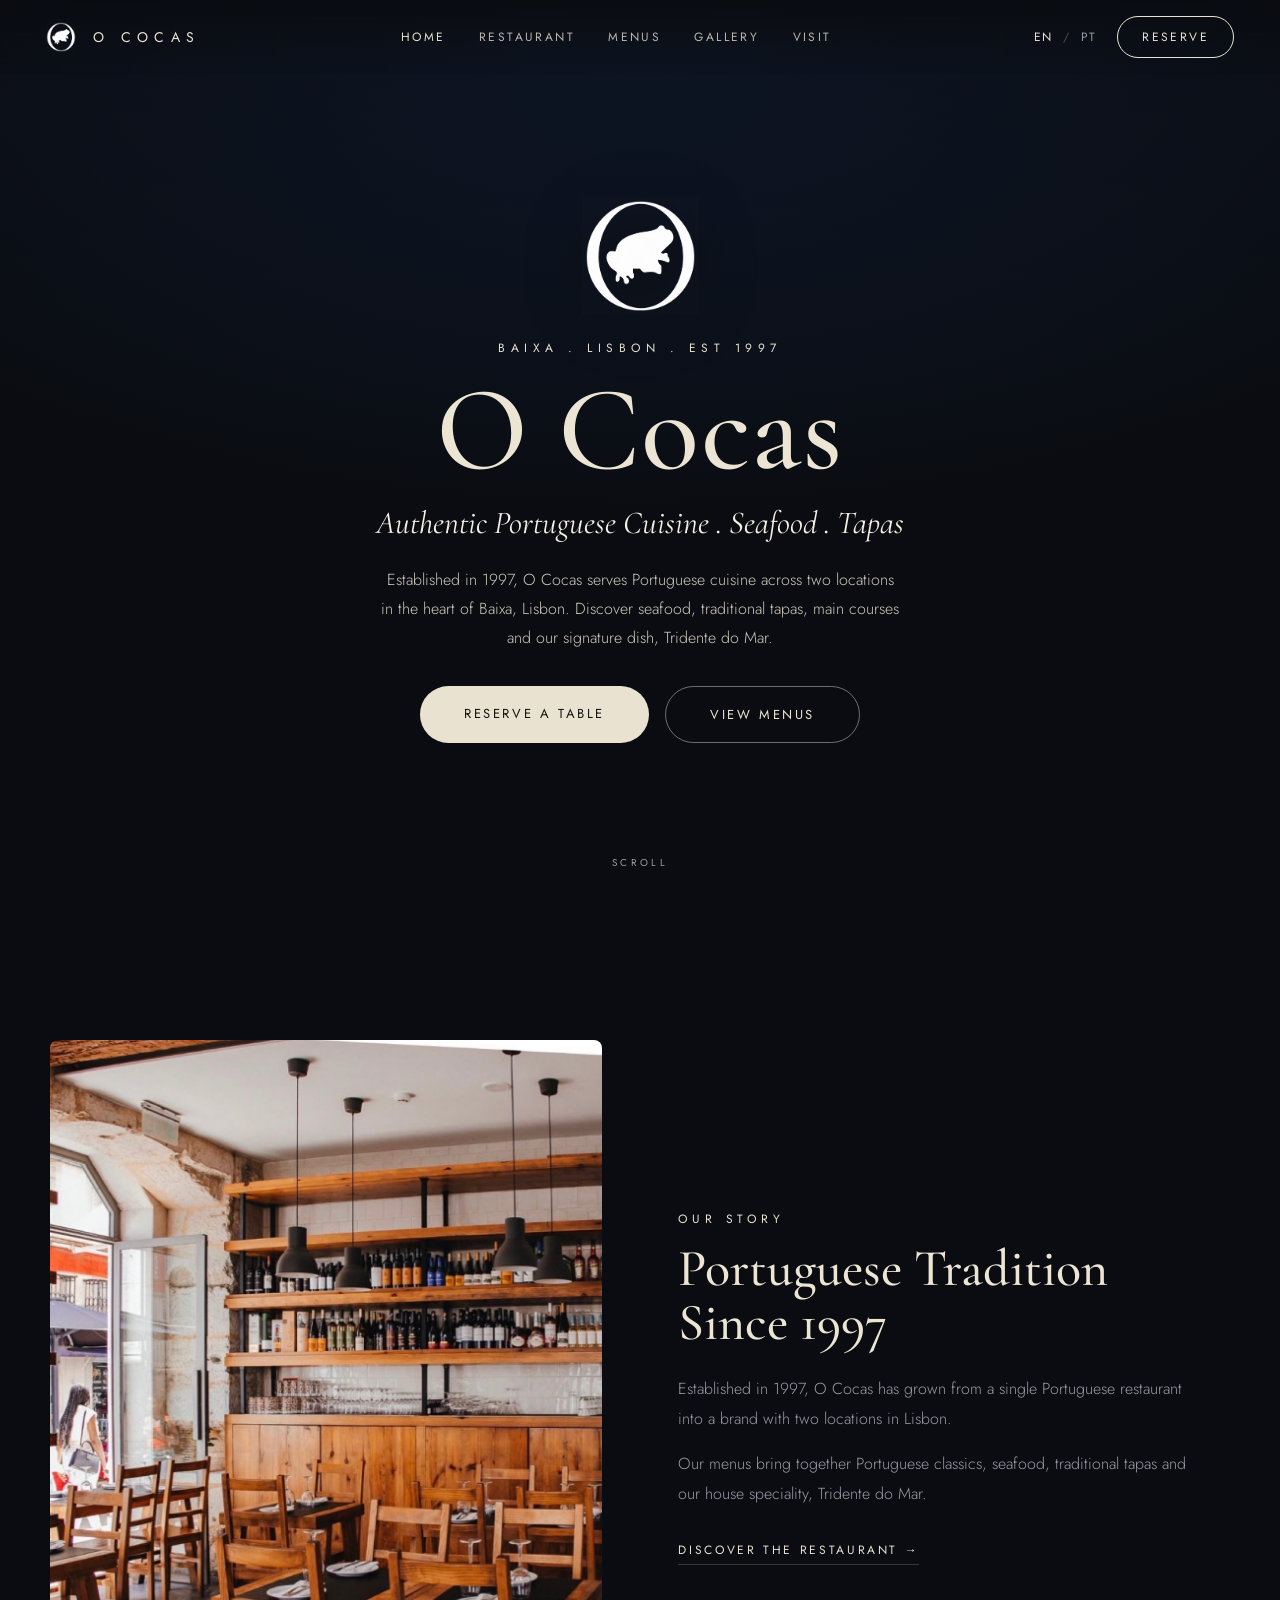
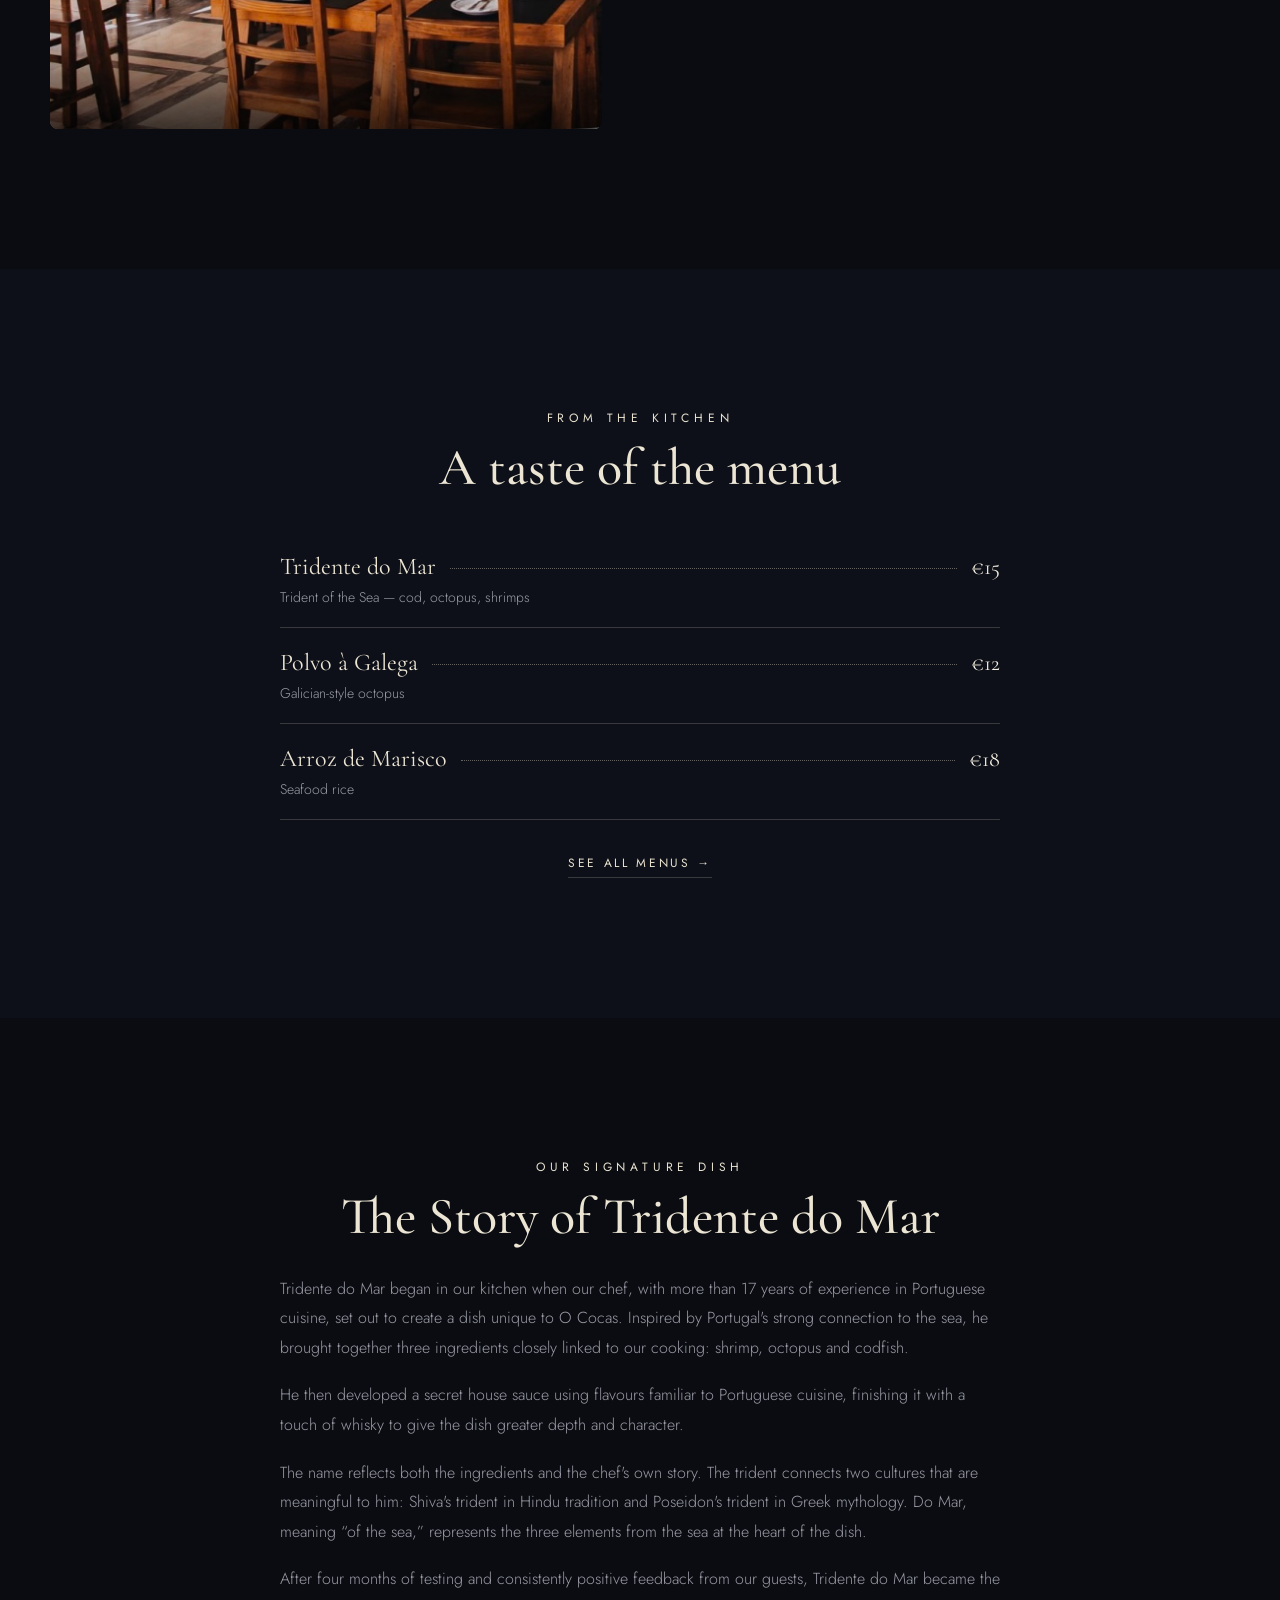
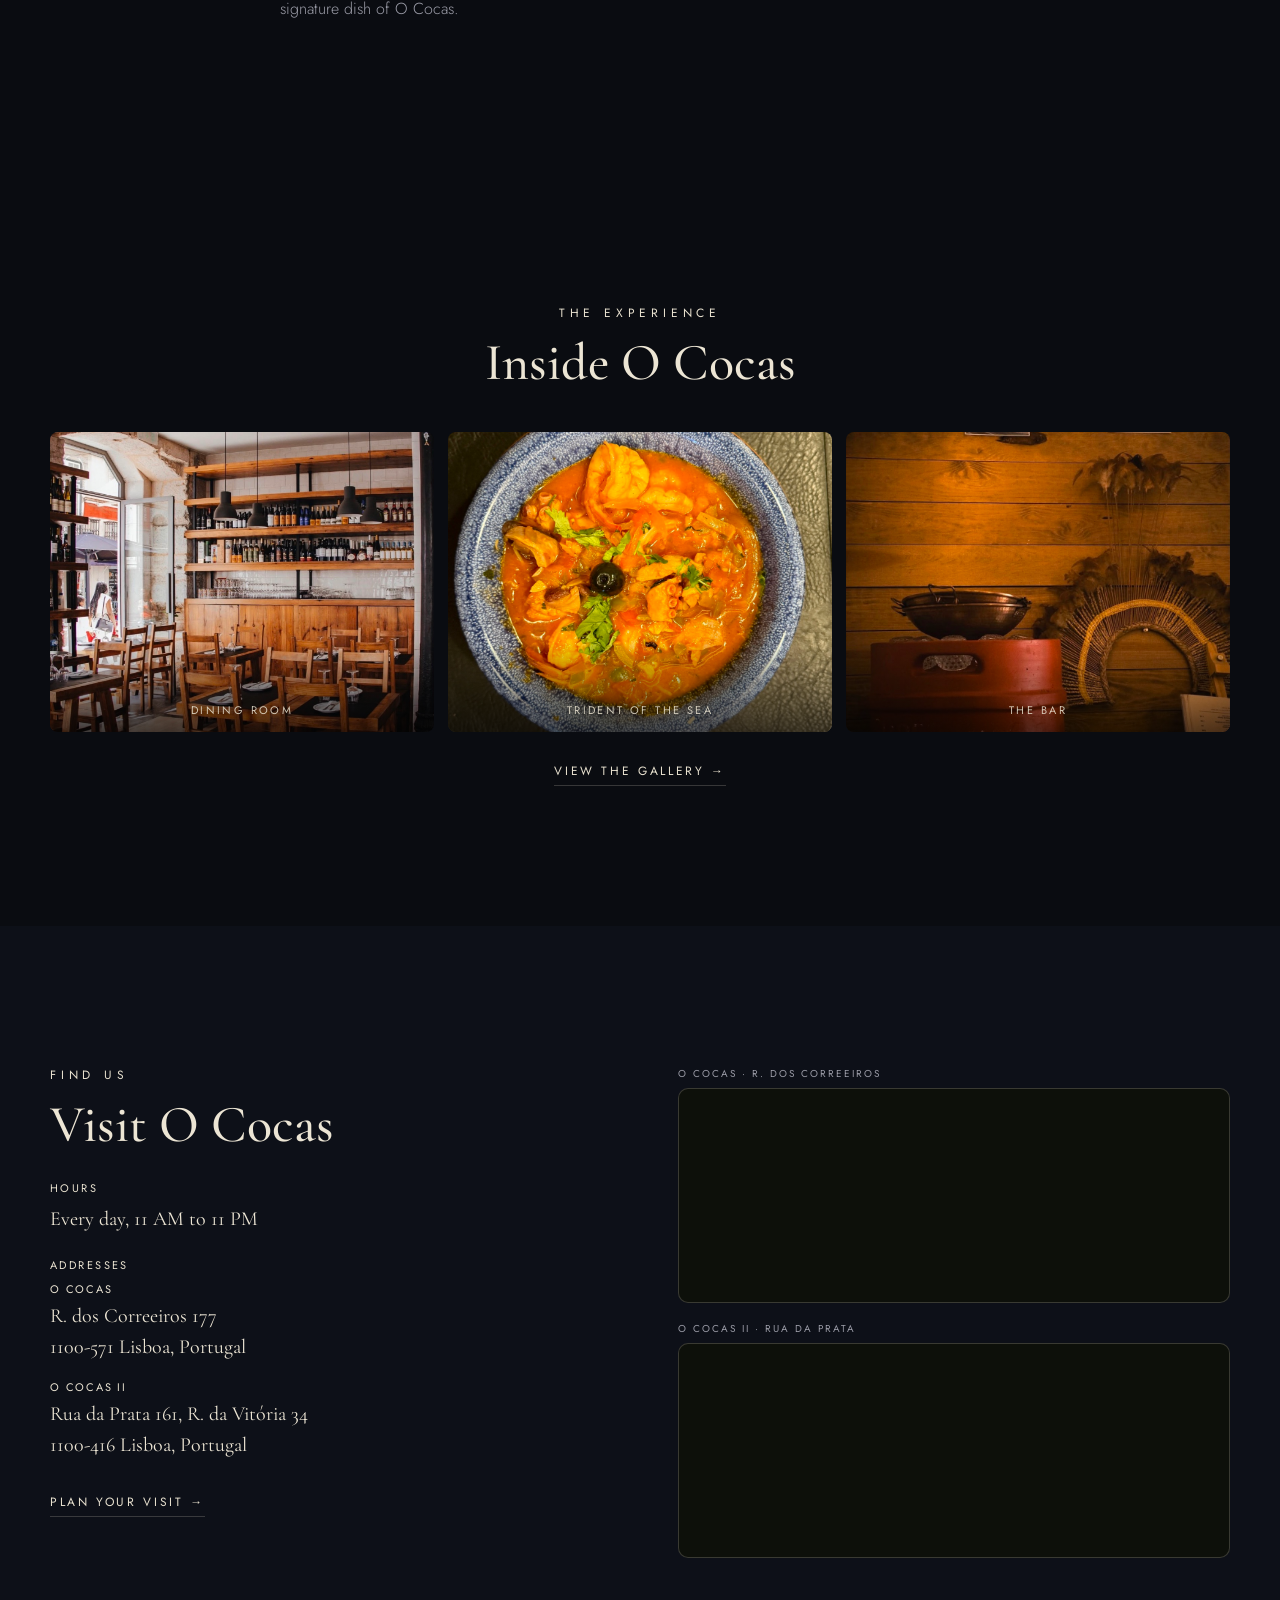
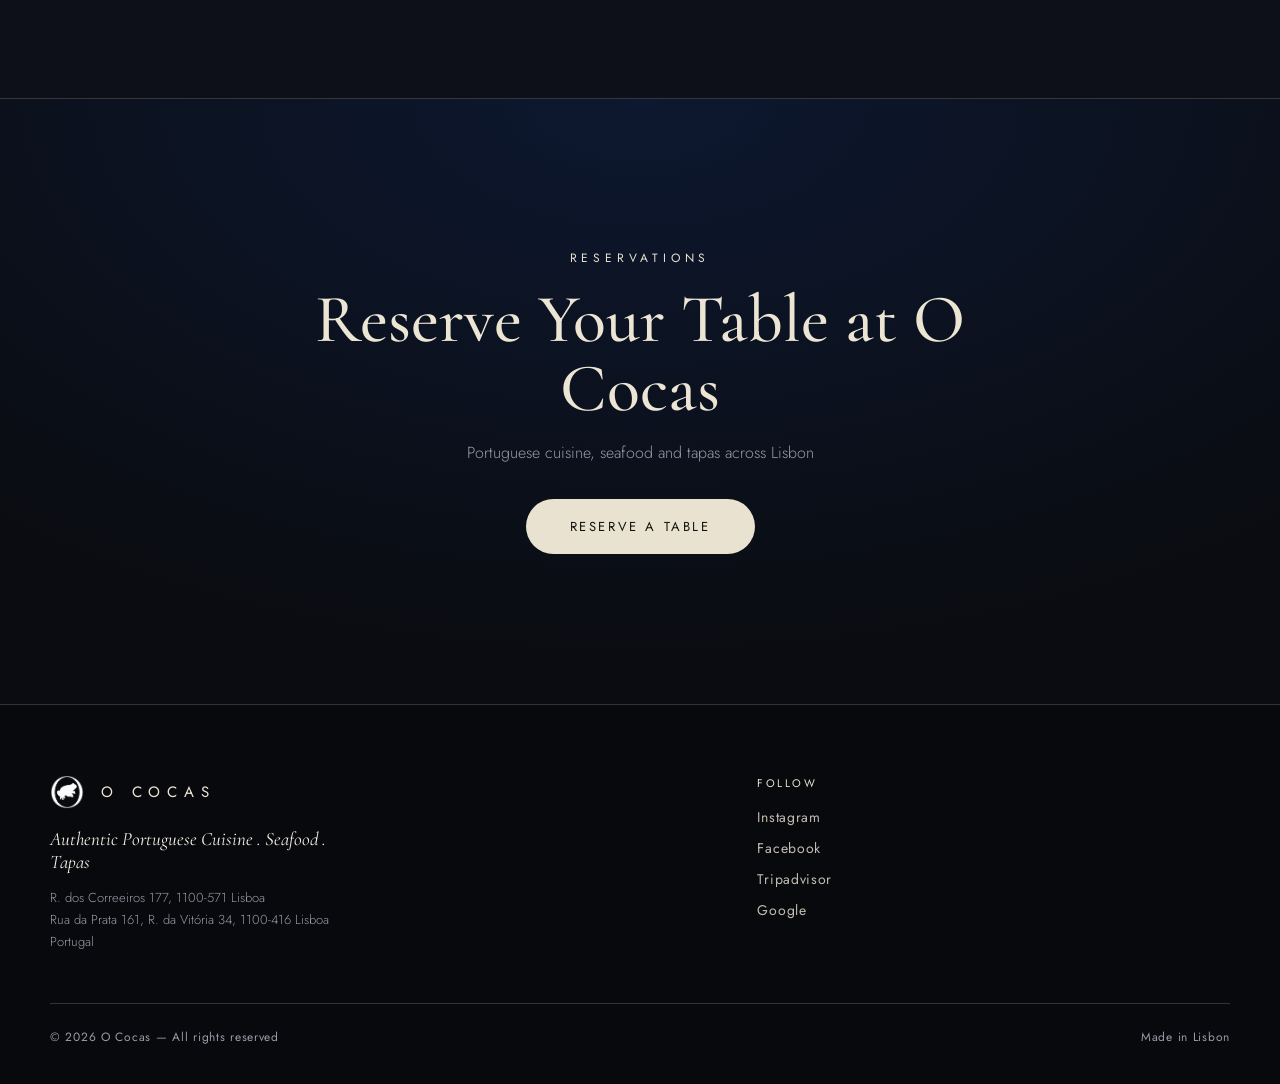
<file: index.html>
<!DOCTYPE html>
<html lang="en">
<head>
  <meta charset="utf-8">
  <meta name="viewport" content="width=device-width, initial-scale=1">
  <title>O Cocas Lisboa</title>
  <meta name="description" content="Authentic Portuguese cuisine, seafood and tapas since 1997. O Cocas, Baixa, Lisbon.">
  <link rel="icon" href="assets/favicon.ico" sizes="any">
  <link rel="icon" type="image/png" sizes="32x32" href="assets/favicon-32.png">
  <link rel="icon" type="image/png" sizes="16x16" href="assets/favicon-16.png">
  <link rel="icon" type="image/png" sizes="512x512" href="assets/favicon-512.png">
  <link rel="apple-touch-icon" sizes="180x180" href="assets/favicon-180.png">
  <meta name="theme-color" content="#0a0c11">
  <link rel="preconnect" href="https://fonts.googleapis.com">
  <link rel="preconnect" href="https://fonts.gstatic.com" crossorigin>
  <link href="https://fonts.googleapis.com/css2?family=Cormorant+Garamond:ital,wght@0,400;0,500;0,600;1,400;1,500&family=Jost:wght@300;400;500&display=swap" rel="stylesheet">
  <link rel="stylesheet" href="css/ococas.css">
  <style>
    /* Hero */
    .hero {
      position: relative; min-height: 100vh; display: flex;
      align-items: center; justify-content: center; text-align: center;
      padding: 130px 24px 90px; overflow: hidden;
      background: radial-gradient(125% 95% at 50% 0%, #11203a 0%, #0a0c11 62%);
    }
    .hero__bg {
      position: absolute; inset: 0; width: 100%; height: 100%;
      object-fit: cover; opacity: .35;
    }
    .hero__overlay {
      position: absolute; inset: 0;
      background: linear-gradient(to bottom, rgba(10,12,17,.6), rgba(10,12,17,.28) 42%, rgba(10,12,17,.95));
    }
    .hero__content {
      position: relative; z-index: 2; animation: ocFade 1.1s ease both;
      display: flex; flex-direction: column; align-items: center; gap: 18px; max-width: 780px;
    }
    .hero__logo { height: 118px; width: auto; filter: drop-shadow(0 8px 28px rgba(0,0,0,.55)); }
    .hero__loc {
      font-family: 'Jost', sans-serif; text-transform: uppercase;
      letter-spacing: .46em; font-size: 12px; color: var(--gold); margin-top: 6px;
    }
    .hero h1 {
      font-family: 'Cormorant Garamond', Georgia, serif; font-weight: 500;
      font-size: clamp(58px,9.5vw,120px); line-height: .92; margin: 0; letter-spacing: .01em;
    }
    .hero__tagline {
      font-family: 'Cormorant Garamond', Georgia, serif; font-style: italic;
      font-size: clamp(21px,2.7vw,32px); color: var(--gold2); margin: 0;
    }
    .hero__intro {
      font-family: 'Jost', sans-serif; font-weight: 300; font-size: 16px;
      line-height: 1.8; color: #cfc9ba; max-width: 520px; margin: 6px 0 8px;
    }
    .hero__btns { display: flex; gap: 16px; flex-wrap: wrap; justify-content: center; margin-top: 8px; }
    .hero__scroll {
      position: absolute; bottom: 30px; left: 0; right: 0; text-align: center; z-index: 2;
      font-family: 'Jost', sans-serif; text-transform: uppercase;
      letter-spacing: .34em; font-size: 10px; color: var(--muted);
      animation: ocBob 2.4s ease-in-out infinite;
    }

    /* About teaser */
    .about-img { width: 100%; aspect-ratio: 4/5; }

    /* Gallery 3-col */
    .home-gallery { display: grid; grid-template-columns: repeat(3,1fr); grid-auto-rows: 300px; gap: 14px; }
    @media(max-width:900px){ .home-gallery { grid-template-columns: 1fr; grid-auto-rows: 220px; } }

    /* Visit maps — one per location */
    .home-visit-maps { display: grid; gap: 18px; align-content: center; }
    .home-visit-maps .oc-map { height: 215px; }
    .home-visit-maps__label {
      font-family: 'Jost', sans-serif; text-transform: uppercase;
      letter-spacing: .2em; font-size: 10px; color: var(--muted); margin-bottom: 7px;
    }

    /* Reserve band */
    .reserve-band {
      padding: clamp(90px,12vw,150px) 24px; text-align: center;
      background: radial-gradient(110% 130% at 50% 0%, #0d1830, var(--bg) 70%);
      border-top: 1px solid var(--line);
    }
    .reserve-band h2 {
      font-family: 'Cormorant Garamond', Georgia, serif; font-weight: 500;
      font-size: clamp(36px,5.5vw,68px); line-height: 1.02; margin: 0 auto 16px; max-width: 760px;
    }
    .reserve-band__sub {
      font-family: 'Jost', sans-serif; font-weight: 300; font-size: 16px;
      line-height: 1.7; color: var(--muted); margin: 0 auto 32px; max-width: 520px;
    }
  </style>
</head>
<body>

<!-- ===== NAV ===== -->
<nav class="oc-nav">
  <a href="index.html" class="oc-nav__logo">
    <img src="assets/logo-white.png" alt="O Cocas">
    <span class="oc-nav__wordmark">O Cocas</span>
  </a>
  <div class="oc-nav__links">
    <a href="index.html" class="oc-nav__link active" data-en="Home" data-pt="Início">Home</a>
    <a href="about.html" class="oc-nav__link" data-en="Restaurant" data-pt="Restaurante">Restaurant</a>
    <a href="menus.html" class="oc-nav__link" data-en="Menus" data-pt="Menus">Menus</a>
    <a href="gallery.html" class="oc-nav__link" data-en="Gallery" data-pt="Galeria">Gallery</a>
    <a href="visit.html" class="oc-nav__link" data-en="Visit" data-pt="Visite">Visit</a>
  </div>
  <div class="oc-nav__right">
    <div class="oc-nav__lang">
      <button data-lang="en" class="active">EN</button>
      <span class="oc-nav__lang-sep">/</span>
      <button data-lang="pt">PT</button>
    </div>
    <a href="reserve.html" class="oc-btn-reserve" data-en="Reserve" data-pt="Reservar">Reserve</a>
  </div>
  <button class="oc-nav__burger" aria-label="Menu">&#9776;</button>
</nav>

<!-- Mobile menu -->
<div class="oc-nav__mobile-menu">
  <button class="oc-nav__mobile-close">&#10005;</button>
  <a href="about.html" class="oc-nav__link" data-en="Restaurant" data-pt="Restaurante">Restaurant</a>
  <a href="menus.html" class="oc-nav__link" data-en="Menus" data-pt="Menus">Menus</a>
  <a href="gallery.html" class="oc-nav__link" data-en="Gallery" data-pt="Galeria">Gallery</a>
  <a href="visit.html" class="oc-nav__link" data-en="Visit" data-pt="Visite">Visit</a>
  <a href="reserve.html" class="oc-btn-reserve" data-en="Reserve a Table" data-pt="Reservar Mesa">Reserve a Table</a>
</div>

<!-- ===== HERO ===== -->
<section class="hero">
  <!-- Replace src below with a real dining room photo -->
  <!-- <img class="hero__bg" src="assets/images/hero.jpg" alt=""> -->
  <div class="hero__overlay"></div>
  <div class="hero__content">
    <img class="hero__logo" src="assets/logo-white.png" alt="O Cocas">
    <div class="hero__loc" data-en="Baixa . Lisbon . EST 1997" data-pt="Baixa . Lisboa . EST 1997">Baixa . Lisbon . EST 1997</div>
    <h1>O Cocas</h1>
    <p class="hero__tagline" data-en="Authentic Portuguese Cuisine . Seafood . Tapas" data-pt="Cozinha Portuguesa Autêntica . Marisco . Petiscos">Authentic Portuguese Cuisine . Seafood . Tapas</p>
    <p class="hero__intro" data-en="Established in 1997, O Cocas serves Portuguese cuisine across two locations in the heart of Baixa, Lisbon. Discover seafood, traditional tapas, main courses and our signature dish, Tridente do Mar." data-pt="Fundado em 1997, o O Cocas serve cozinha portuguesa em duas localizações no coração da Baixa, em Lisboa. Descubra marisco, petiscos tradicionais, pratos principais e o nosso prato de assinatura, o Tridente do Mar.">Established in 1997, O Cocas serves Portuguese cuisine across two locations in the heart of Baixa, Lisbon. Discover seafood, traditional tapas, main courses and our signature dish, Tridente do Mar.</p>
    <div class="hero__btns">
      <a href="reserve.html" class="oc-btn oc-btn--primary" data-en="Reserve a Table" data-pt="Reservar Mesa">Reserve a Table</a>
      <a href="menus.html" class="oc-btn oc-btn--ghost" data-en="View Menus" data-pt="Ver Menus">View Menus</a>
    </div>
  </div>
  <div class="hero__scroll" data-en="Scroll" data-pt="Descer">Scroll</div>
</section>

<!-- ===== ABOUT TEASER ===== -->
<section class="oc-section">
  <div class="oc-container">
    <div class="oc-two-col">
      <div class="oc-img-slot about-img">
        <img src="img/optimized/dining-room.jpg" alt="Dining room" loading="lazy">
      </div>
      <div>
        <div class="oc-kicker" data-en="Our Story" data-pt="A Nossa História">Our Story</div>
        <h2 style="font-family:'Cormorant Garamond',Georgia,serif;font-size:clamp(32px,4.4vw,52px);margin:14px 0 24px;" data-en="Portuguese Tradition Since 1997" data-pt="Tradição Portuguesa Desde 1997">Portuguese Tradition Since 1997</h2>
        <div style="display:grid;gap:16px;margin-bottom:28px;max-width:520px;">
          <p style="font-family:'Jost',sans-serif;font-weight:300;font-size:16px;line-height:1.85;color:var(--muted);" data-en="Established in 1997, O Cocas has grown from a single Portuguese restaurant into a brand with two locations in Lisbon." data-pt="Fundado em 1997, o O Cocas cresceu de um único restaurante português para uma marca com duas localizações em Lisboa.">Established in 1997, O Cocas has grown from a single Portuguese restaurant into a brand with two locations in Lisbon.</p>
          <p style="font-family:'Jost',sans-serif;font-weight:300;font-size:16px;line-height:1.85;color:var(--muted);" data-en="Our menus bring together Portuguese classics, seafood, traditional tapas and our house speciality, Tridente do Mar." data-pt="Os nossos menus reúnem clássicos portugueses, marisco, petiscos tradicionais e a nossa especialidade da casa, o Tridente do Mar.">Our menus bring together Portuguese classics, seafood, traditional tapas and our house speciality, Tridente do Mar.</p>
        </div>
        <a href="about.html" class="oc-link" data-en="Discover the restaurant →" data-pt="Conhecer o restaurante →">Discover the restaurant →</a>
      </div>
    </div>
  </div>
</section>

<!-- ===== MENU TEASER ===== -->
<section class="oc-section oc-section--alt">
  <div style="max-width:900px;margin:0 auto;text-align:center;">
    <div class="oc-kicker" data-en="From the Kitchen" data-pt="Da Cozinha">From the Kitchen</div>
    <h2 style="font-family:'Cormorant Garamond',Georgia,serif;font-size:clamp(32px,4.4vw,52px);margin:14px 0 36px;" data-en="A taste of the menu" data-pt="Uma amostra do menu">A taste of the menu</h2>
    <div style="max-width:720px;margin:0 auto;text-align:left;" id="menu-highlights"></div>
    <a href="menus.html" class="oc-link" style="display:inline-block;margin-top:34px;" data-en="See all menus →" data-pt="Ver todos os menus →">See all menus →</a>
  </div>
</section>

<!-- ===== TRIDENTE DO MAR STORY ===== -->
<section class="oc-section">
  <div style="max-width:900px;margin:0 auto;text-align:center;">
    <div class="oc-kicker" data-en="Our Signature Dish" data-pt="O Nosso Prato de Assinatura">Our Signature Dish</div>
    <h2 style="font-family:'Cormorant Garamond',Georgia,serif;font-size:clamp(32px,4.4vw,52px);margin:14px 0 30px;" data-en="The Story of Tridente do Mar" data-pt="A História do Tridente do Mar">The Story of Tridente do Mar</h2>
    <div style="max-width:720px;margin:0 auto;text-align:left;display:grid;gap:18px;">
      <p style="font-family:'Jost',sans-serif;font-weight:300;font-size:16px;line-height:1.85;color:var(--muted);" data-en="Tridente do Mar began in our kitchen when our chef, with more than 17 years of experience in Portuguese cuisine, set out to create a dish unique to O Cocas. Inspired by Portugal's strong connection to the sea, he brought together three ingredients closely linked to our cooking: shrimp, octopus and codfish." data-pt="O Tridente do Mar nasceu na nossa cozinha quando o nosso chef, com mais de 17 anos de experiência em cozinha portuguesa, decidiu criar um prato único do O Cocas. Inspirado pela forte ligação de Portugal ao mar, reuniu três ingredientes intimamente ligados à nossa cozinha: camarão, polvo e bacalhau.">Tridente do Mar began in our kitchen when our chef, with more than 17 years of experience in Portuguese cuisine, set out to create a dish unique to O Cocas. Inspired by Portugal's strong connection to the sea, he brought together three ingredients closely linked to our cooking: shrimp, octopus and codfish.</p>
      <p style="font-family:'Jost',sans-serif;font-weight:300;font-size:16px;line-height:1.85;color:var(--muted);" data-en="He then developed a secret house sauce using flavours familiar to Portuguese cuisine, finishing it with a touch of whisky to give the dish greater depth and character." data-pt="Depois, desenvolveu um molho secreto da casa com sabores familiares à cozinha portuguesa, finalizado com um toque de whisky para dar ao prato maior profundidade e carácter.">He then developed a secret house sauce using flavours familiar to Portuguese cuisine, finishing it with a touch of whisky to give the dish greater depth and character.</p>
      <p style="font-family:'Jost',sans-serif;font-weight:300;font-size:16px;line-height:1.85;color:var(--muted);" data-en="The name reflects both the ingredients and the chef's own story. The trident connects two cultures that are meaningful to him: Shiva's trident in Hindu tradition and Poseidon's trident in Greek mythology. Do Mar, meaning “of the sea,” represents the three elements from the sea at the heart of the dish." data-pt="O nome reflete tanto os ingredientes como a história pessoal do chef. O tridente une duas culturas importantes para ele: o tridente de Shiva na tradição hindu e o tridente de Poseidon na mitologia grega. Do Mar representa os três elementos marinhos no coração do prato.">The name reflects both the ingredients and the chef's own story. The trident connects two cultures that are meaningful to him: Shiva's trident in Hindu tradition and Poseidon's trident in Greek mythology. Do Mar, meaning “of the sea,” represents the three elements from the sea at the heart of the dish.</p>
      <p style="font-family:'Jost',sans-serif;font-weight:300;font-size:16px;line-height:1.85;color:var(--muted);" data-en="After four months of testing and consistently positive feedback from our guests, Tridente do Mar became the signature dish of O Cocas." data-pt="Depois de quatro meses de testes e feedback consistentemente positivo dos nossos clientes, o Tridente do Mar passou a ser o prato de assinatura do O Cocas.">After four months of testing and consistently positive feedback from our guests, Tridente do Mar became the signature dish of O Cocas.</p>
    </div>
  </div>
</section>

<!-- ===== GALLERY TEASER ===== -->
<section class="oc-section">
  <div class="oc-container">
    <div class="oc-section-intro">
      <div class="oc-kicker" data-en="The Experience" data-pt="A Sala">The Experience</div>
      <h2 style="font-family:'Cormorant Garamond',Georgia,serif;font-size:clamp(32px,4.4vw,52px);" data-en="Inside O Cocas" data-pt="Por dentro">Inside O Cocas</h2>
    </div>
    <div class="home-gallery">
      <div class="oc-img-slot"><img src="img/optimized/dining-room.jpg" alt="Dining room" loading="lazy"><div class="oc-img-slot__label" data-en="Dining room" data-pt="Sala">Dining room</div></div>
      <div class="oc-img-slot"><img src="img/optimized/signature-dish.jpg" alt="Trident of the Sea" loading="lazy"><div class="oc-img-slot__label" data-en="Trident of the Sea" data-pt="Trident of the Sea">Trident of the Sea</div></div>
      <div class="oc-img-slot"><img src="img/optimized/bar.jpg" alt="The bar" loading="lazy"><div class="oc-img-slot__label" data-en="The bar" data-pt="O bar">The bar</div></div>
    </div>
    <div style="text-align:center;">
      <a href="gallery.html" class="oc-link" style="display:inline-block;margin-top:30px;" data-en="View the gallery →" data-pt="Ver a galeria →">View the gallery →</a>
    </div>
  </div>
</section>

<!-- ===== VISIT TEASER ===== -->
<section class="oc-section oc-section--alt">
  <div class="oc-container">
    <div class="oc-two-col oc-two-col--stretch">
      <div>
        <div class="oc-kicker" data-en="Find Us" data-pt="Encontre-nos">Find Us</div>
        <h2 style="font-family:'Cormorant Garamond',Georgia,serif;font-size:clamp(32px,4.4vw,52px);margin:14px 0 28px;" data-en="Visit O Cocas" data-pt="Visite O Cocas">Visit O Cocas</h2>
        <div style="display:grid;gap:22px;margin-bottom:28px;">
          <div>
            <div style="font-family:'Jost',sans-serif;text-transform:uppercase;letter-spacing:.22em;font-size:11px;color:var(--gold);margin-bottom:8px;" data-en="Hours" data-pt="Horário">Hours</div>
            <div style="font-family:'Cormorant Garamond',Georgia,serif;font-size:20px;line-height:1.55;">
              <span data-en="Every day, 11 AM to 11 PM" data-pt="Todos os dias, 11h às 23h">Every day, 11 AM to 11 PM</span>
            </div>
          </div>
          <div>
            <div style="font-family:'Jost',sans-serif;text-transform:uppercase;letter-spacing:.22em;font-size:11px;color:var(--gold);margin-bottom:8px;" data-en="Addresses" data-pt="Moradas">Addresses</div>
            <div style="display:grid;gap:16px;">
              <div>
                <div style="font-family:'Jost',sans-serif;text-transform:uppercase;letter-spacing:.16em;font-size:11px;color:var(--ink);margin-bottom:4px;">O Cocas</div>
                <div style="font-family:'Cormorant Garamond',Georgia,serif;font-size:20px;line-height:1.55;">R. dos Correeiros 177<br>1100-571 Lisboa, Portugal</div>
              </div>
              <div>
                <div style="font-family:'Jost',sans-serif;text-transform:uppercase;letter-spacing:.16em;font-size:11px;color:var(--ink);margin-bottom:4px;">O Cocas II</div>
                <div style="font-family:'Cormorant Garamond',Georgia,serif;font-size:20px;line-height:1.55;">Rua da Prata 161, R. da Vitória 34<br>1100-416 Lisboa, Portugal</div>
              </div>
            </div>
          </div>
        </div>
        <a href="visit.html" class="oc-link" data-en="Plan your visit →" data-pt="Planeie a sua visita →">Plan your visit →</a>
      </div>
      <div class="home-visit-maps">
        <div>
          <div class="home-visit-maps__label">O Cocas &middot; R. dos Correeiros</div>
          <div class="oc-map">
            <iframe src="https://www.google.com/maps?cid=15303524578494387103&output=embed"
                    title="O Cocas location map" loading="lazy" referrerpolicy="no-referrer-when-downgrade" allowfullscreen></iframe>
          </div>
        </div>
        <div>
          <div class="home-visit-maps__label">O Cocas II &middot; Rua da Prata</div>
          <div class="oc-map">
            <iframe src="https://www.google.com/maps?cid=15028402245957941606&output=embed"
                    title="O Cocas II location map" loading="lazy" referrerpolicy="no-referrer-when-downgrade" allowfullscreen></iframe>
          </div>
        </div>
      </div>
    </div>
  </div>
</section>

<!-- ===== RESERVE BAND ===== -->
<section class="reserve-band">
  <div class="oc-kicker" style="margin-bottom:18px;" data-en="Reservations" data-pt="Reservas">Reservations</div>
  <h2 data-en="Reserve Your Table at O Cocas" data-pt="Reserve a Sua Mesa no O Cocas">Reserve Your Table at O Cocas</h2>
  <p class="reserve-band__sub" data-en="Portuguese cuisine, seafood and tapas across Lisbon" data-pt="Cozinha portuguesa, marisco e petiscos em Lisboa">Portuguese cuisine, seafood and tapas across Lisbon</p>
  <a href="reserve.html" class="oc-btn oc-btn--primary" data-en="Reserve a Table" data-pt="Reservar Mesa">Reserve a Table</a>
</section>

<!-- ===== FOOTER ===== -->
<footer class="oc-footer">
  <div class="oc-footer__grid">
    <div>
      <a href="index.html" class="oc-footer__logo">
        <img src="assets/logo-white.png" alt="O Cocas">
        <span class="oc-footer__wordmark">O Cocas</span>
      </a>
      <p class="oc-footer__tagline" data-en="Authentic Portuguese Cuisine . Seafood . Tapas" data-pt="Cozinha Portuguesa Autêntica . Marisco . Petiscos">Authentic Portuguese Cuisine . Seafood . Tapas</p>
      <p class="oc-footer__addr">R. dos Correeiros 177, 1100-571 Lisboa<br>Rua da Prata 161, R. da Vitória 34, 1100-416 Lisboa<br>Portugal</p>
    </div>
    <div>
      <div class="oc-footer__section-label" data-en="Follow" data-pt="Siga-nos">Follow</div>
      <div class="oc-footer__social">
        <a href="https://www.instagram.com/ococaslisboa/" target="_blank" rel="noopener">Instagram</a>
        <a href="https://www.facebook.com/profile.php?id=61591634767739" target="_blank" rel="noopener">Facebook</a>
        <a href="https://www.tripadvisor.co.uk/Restaurant_Review-g189158-d33407687-Reviews-O_Cocas_Ii-Lisbon_Lisbon_District_Central_Portugal.html" target="_blank" rel="noopener">Tripadvisor</a>
        <a href="https://share.google/Pcpmuv8qlRn83Juv9" target="_blank" rel="noopener">Google</a>
      </div>
    </div>
  </div>
  <div class="oc-footer__bottom">
    <span data-en="© 2026 O Cocas — All rights reserved" data-pt="© 2026 O Cocas — Todos os direitos reservados">© 2026 O Cocas — All rights reserved</span>
    <span data-en="Made in Lisbon" data-pt="Feito em Lisboa">Made in Lisbon</span>
  </div>
</footer>

<script src="js/ococas.js"></script>
<script>
  // Menu highlights
  const HIGH = [
    { n:'Tridente do Mar',  d:{en:'Trident of the Sea — cod, octopus, shrimps', pt:'Bacalhau, gambas, polvo'}, p:'€15' },
    { n:'Polvo à Galega',   d:{en:'Galician-style octopus',                     pt:''},                        p:'€12' },
    { n:'Arroz de Marisco', d:{en:'Seafood rice',                               pt:''},                        p:'€18' }
  ];

  function renderMenuHighlights(lang) {
    const el = document.getElementById('menu-highlights');
    if (!el) return;
    el.innerHTML = HIGH.map(m => `
      <div class="oc-menu-item">
        <div class="oc-menu-item__row">
          <span class="oc-menu-item__name">${m.n}</span>
          <span class="oc-menu-item__dot"></span>
          <span class="oc-menu-item__price">${m.p}</span>
        </div>
        ${m.d[lang] ? `<div class="oc-menu-item__desc">${m.d[lang]}</div>` : ''}
      </div>`).join('');
  }

  window.onLangChange = renderMenuHighlights;
  document.addEventListener('DOMContentLoaded', () => renderMenuHighlights(getLang()));
</script>
</body>
</html>
</file>
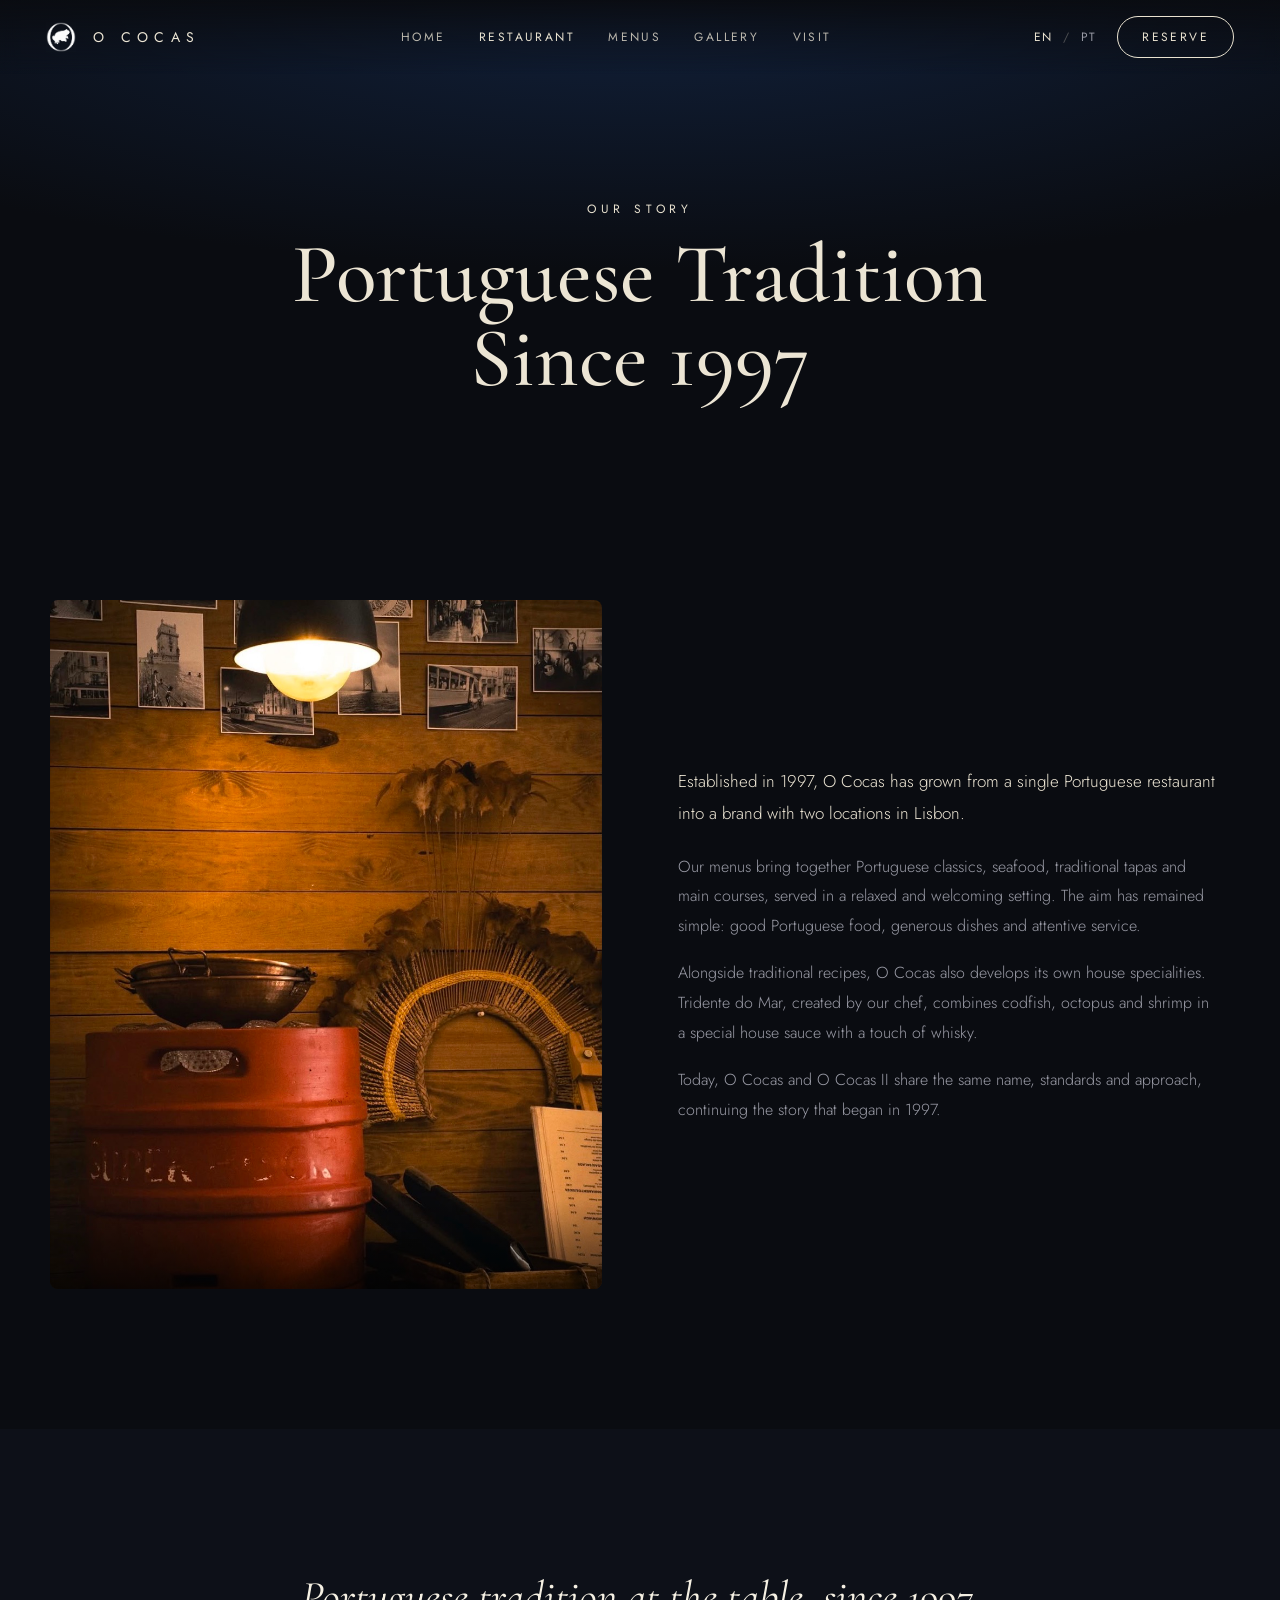
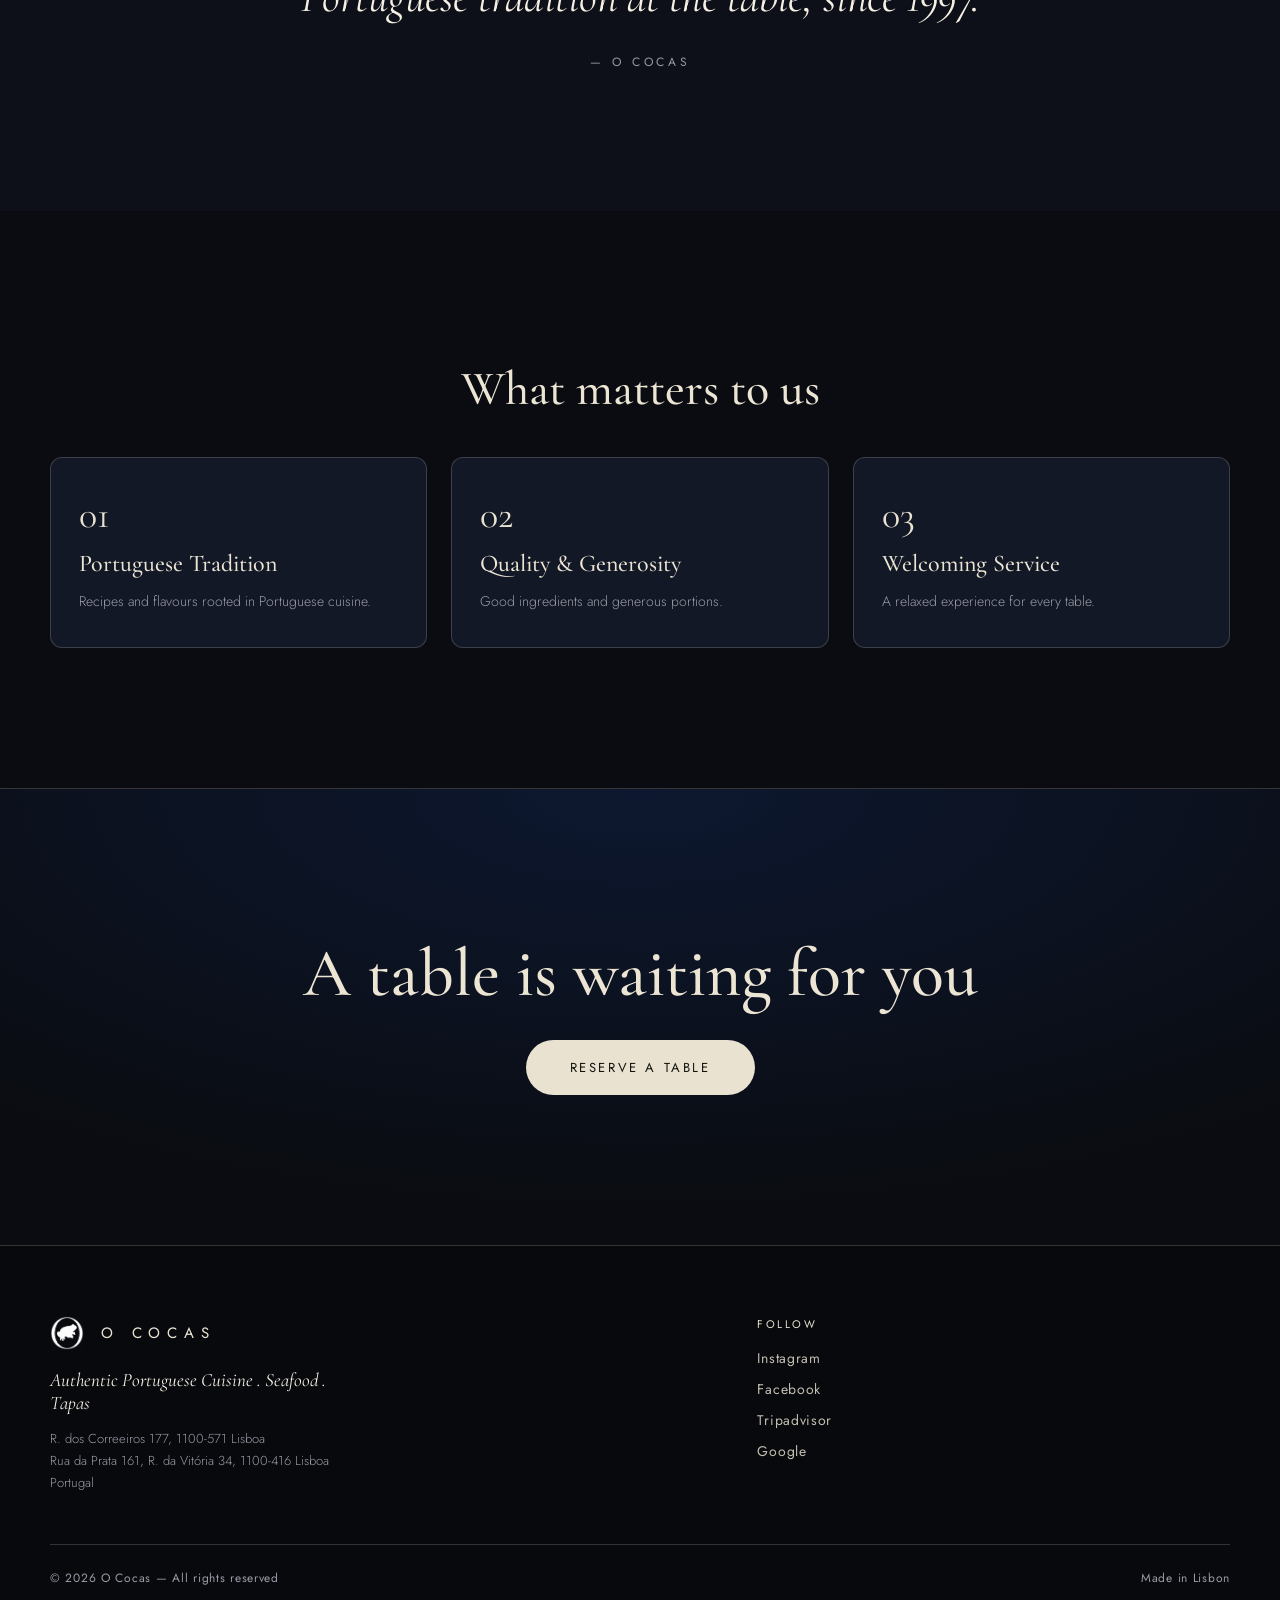
<file: about.html>
<!DOCTYPE html>
<html lang="en">
<head>
  <meta charset="utf-8">
  <meta name="viewport" content="width=device-width, initial-scale=1">
  <title>Our Story — O Cocas Lisboa</title>
  <meta name="description" content="The story of O Cocas, a candle-lit dining room in Lisbon's Baixa.">
  <link rel="icon" href="assets/favicon.ico" sizes="any">
  <link rel="icon" type="image/png" sizes="32x32" href="assets/favicon-32.png">
  <link rel="icon" type="image/png" sizes="16x16" href="assets/favicon-16.png">
  <link rel="icon" type="image/png" sizes="512x512" href="assets/favicon-512.png">
  <link rel="apple-touch-icon" sizes="180x180" href="assets/favicon-180.png">
  <meta name="theme-color" content="#0a0c11">
  <link rel="preconnect" href="https://fonts.googleapis.com">
  <link rel="preconnect" href="https://fonts.gstatic.com" crossorigin>
  <link href="https://fonts.googleapis.com/css2?family=Cormorant+Garamond:ital,wght@0,400;0,500;0,600;1,400;1,500&family=Jost:wght@300;400;500&display=swap" rel="stylesheet">
  <link rel="stylesheet" href="css/ococas.css">
</head>
<body>

<nav class="oc-nav">
  <a href="index.html" class="oc-nav__logo">
    <img src="assets/logo-white.png" alt="O Cocas">
    <span class="oc-nav__wordmark">O Cocas</span>
  </a>
  <div class="oc-nav__links">
    <a href="index.html" class="oc-nav__link" data-en="Home" data-pt="Início">Home</a>
    <a href="about.html" class="oc-nav__link active" data-en="Restaurant" data-pt="Restaurante">Restaurant</a>
    <a href="menus.html" class="oc-nav__link" data-en="Menus" data-pt="Menus">Menus</a>
    <a href="gallery.html" class="oc-nav__link" data-en="Gallery" data-pt="Galeria">Gallery</a>
    <a href="visit.html" class="oc-nav__link" data-en="Visit" data-pt="Visite">Visit</a>
  </div>
  <div class="oc-nav__right">
    <div class="oc-nav__lang">
      <button data-lang="en" class="active">EN</button>
      <span class="oc-nav__lang-sep">/</span>
      <button data-lang="pt">PT</button>
    </div>
    <a href="reserve.html" class="oc-btn-reserve" data-en="Reserve" data-pt="Reservar">Reserve</a>
  </div>
  <button class="oc-nav__burger" aria-label="Menu">&#9776;</button>
</nav>

<div class="oc-nav__mobile-menu">
  <button class="oc-nav__mobile-close">&#10005;</button>
  <a href="about.html" class="oc-nav__link" data-en="Restaurant" data-pt="Restaurante">Restaurant</a>
  <a href="menus.html" class="oc-nav__link" data-en="Menus" data-pt="Menus">Menus</a>
  <a href="gallery.html" class="oc-nav__link" data-en="Gallery" data-pt="Galeria">Gallery</a>
  <a href="visit.html" class="oc-nav__link" data-en="Visit" data-pt="Visite">Visit</a>
  <a href="reserve.html" class="oc-btn-reserve" data-en="Reserve a Table" data-pt="Reservar Mesa">Reserve a Table</a>
</div>

<!-- Page Header -->
<section class="oc-page-header">
  <div class="oc-kicker" data-en="Our Story" data-pt="A Nossa História">Our Story</div>
  <h1 data-en="Portuguese Tradition Since 1997" data-pt="Tradição Portuguesa Desde 1997">Portuguese Tradition Since 1997</h1>
</section>

<!-- Story -->
<section class="oc-section">
  <div class="oc-container">
    <div class="oc-two-col" style="animation:ocFade .7s ease both;">
      <div class="oc-img-slot" style="aspect-ratio:4/5;"><img src="img/optimized/bar.jpg" alt="The bar" loading="lazy"></div>
      <div>
        <p style="font-family:'Jost',sans-serif;font-weight:300;font-size:17px;line-height:1.9;color:var(--ink);margin-bottom:22px;max-width:540px;"
           data-en="Established in 1997, O Cocas has grown from a single Portuguese restaurant into a brand with two locations in Lisbon."
           data-pt="Fundado em 1997, o O Cocas cresceu de um único restaurante português para uma marca com duas localizações em Lisboa.">Established in 1997, O Cocas has grown from a single Portuguese restaurant into a brand with two locations in Lisbon.</p>
        <p style="font-family:'Jost',sans-serif;font-weight:300;font-size:16px;line-height:1.85;color:var(--muted);margin-bottom:18px;max-width:540px;"
           data-en="Our menus bring together Portuguese classics, seafood, traditional tapas and main courses, served in a relaxed and welcoming setting. The aim has remained simple: good Portuguese food, generous dishes and attentive service."
           data-pt="Os nossos menus reúnem clássicos portugueses, marisco, petiscos tradicionais e pratos principais, servidos num ambiente descontraído e acolhedor. O objetivo manteve-se simples: boa comida portuguesa, pratos generosos e um serviço atento.">Our menus bring together Portuguese classics, seafood, traditional tapas and main courses, served in a relaxed and welcoming setting. The aim has remained simple: good Portuguese food, generous dishes and attentive service.</p>
        <p style="font-family:'Jost',sans-serif;font-weight:300;font-size:16px;line-height:1.85;color:var(--muted);margin-bottom:18px;max-width:540px;"
           data-en="Alongside traditional recipes, O Cocas also develops its own house specialities. Tridente do Mar, created by our chef, combines codfish, octopus and shrimp in a special house sauce with a touch of whisky."
           data-pt="Para além das receitas tradicionais, o O Cocas desenvolve também as suas próprias especialidades da casa. O Tridente do Mar, criado pelo nosso chef, combina bacalhau, polvo e camarão num molho especial da casa com um toque de whisky.">Alongside traditional recipes, O Cocas also develops its own house specialities. Tridente do Mar, created by our chef, combines codfish, octopus and shrimp in a special house sauce with a touch of whisky.</p>
        <p style="font-family:'Jost',sans-serif;font-weight:300;font-size:16px;line-height:1.85;color:var(--muted);max-width:540px;"
           data-en="Today, O Cocas and O Cocas II share the same name, standards and approach, continuing the story that began in 1997."
           data-pt="Hoje, o O Cocas e o O Cocas II partilham o mesmo nome, os mesmos padrões e a mesma abordagem, dando continuidade à história que começou em 1997.">Today, O Cocas and O Cocas II share the same name, standards and approach, continuing the story that began in 1997.</p>
      </div>
    </div>
  </div>
</section>

<!-- Pull Quote -->
<section class="oc-section oc-section--alt" style="text-align:center;">
  <blockquote class="oc-quote" data-en="Portuguese tradition at the table, since 1997." data-pt="Tradição portuguesa à mesa, desde 1997.">&ldquo;Portuguese tradition at the table, since 1997.&rdquo;</blockquote>
  <div class="oc-quote__by" data-en="— O COCAS" data-pt="— O COCAS">— O COCAS</div>
</section>

<!-- Pillars -->
<section class="oc-section">
  <div class="oc-container">
    <div class="oc-section-intro">
      <h2 style="font-family:'Cormorant Garamond',Georgia,serif;font-size:clamp(30px,4vw,48px);" data-en="What matters to us" data-pt="O que nos importa">What matters to us</h2>
    </div>
    <div class="oc-pillars" id="pillars-grid"></div>
  </div>
</section>

<!-- CTA -->
<section class="oc-cta-band">
  <h2 data-en="A table is waiting for you" data-pt="Uma mesa está à sua espera">A table is waiting for you</h2>
  <a href="reserve.html" class="oc-btn oc-btn--primary" data-en="Reserve a Table" data-pt="Reservar Mesa">Reserve a Table</a>
</section>

<!-- Footer -->
<!-- ===== FOOTER ===== -->
<footer class="oc-footer">
  <div class="oc-footer__grid">
    <div>
      <a href="index.html" class="oc-footer__logo">
        <img src="assets/logo-white.png" alt="O Cocas">
        <span class="oc-footer__wordmark">O Cocas</span>
      </a>
      <p class="oc-footer__tagline" data-en="Authentic Portuguese Cuisine . Seafood . Tapas" data-pt="Cozinha Portuguesa Autêntica . Marisco . Petiscos">Authentic Portuguese Cuisine . Seafood . Tapas</p>
      <p class="oc-footer__addr">R. dos Correeiros 177, 1100-571 Lisboa<br>Rua da Prata 161, R. da Vitória 34, 1100-416 Lisboa<br>Portugal</p>
    </div>
    <div>
      <div class="oc-footer__section-label" data-en="Follow" data-pt="Siga-nos">Follow</div>
      <div class="oc-footer__social">
        <a href="https://www.instagram.com/ococaslisboa/" target="_blank" rel="noopener">Instagram</a>
        <a href="https://www.facebook.com/profile.php?id=61591634767739" target="_blank" rel="noopener">Facebook</a>
        <a href="https://www.tripadvisor.co.uk/Restaurant_Review-g189158-d33407687-Reviews-O_Cocas_Ii-Lisbon_Lisbon_District_Central_Portugal.html" target="_blank" rel="noopener">Tripadvisor</a>
        <a href="https://share.google/Pcpmuv8qlRn83Juv9" target="_blank" rel="noopener">Google</a>
      </div>
    </div>
  </div>
  <div class="oc-footer__bottom">
    <span data-en="© 2026 O Cocas — All rights reserved" data-pt="© 2026 O Cocas — Todos os direitos reservados">© 2026 O Cocas — All rights reserved</span>
    <span data-en="Made in Lisbon" data-pt="Feito em Lisboa">Made in Lisbon</span>
  </div>
</footer>

<script src="js/ococas.js"></script>
<script>
  const PILLARS = {
    en: [
      { no:'01', title:'Portuguese Tradition', body:'Recipes and flavours rooted in Portuguese cuisine.' },
      { no:'02', title:'Quality & Generosity', body:'Good ingredients and generous portions.' },
      { no:'03', title:'Welcoming Service',    body:'A relaxed experience for every table.' }
    ],
    pt: [
      { no:'01', title:'Tradição Portuguesa',      body:'Receitas e sabores com raízes na cozinha portuguesa.' },
      { no:'02', title:'Qualidade e Generosidade', body:'Bons ingredientes e doses generosas.' },
      { no:'03', title:'Serviço Acolhedor',        body:'Uma experiência descontraída em cada mesa.' }
    ]
  };
  function renderPillars(lang) {
    const el = document.getElementById('pillars-grid');
    if (!el) return;
    el.innerHTML = PILLARS[lang].map(p => `
      <div class="oc-pillar">
        <div class="oc-pillar__no">${p.no}</div>
        <h3>${p.title}</h3>
        <p>${p.body}</p>
      </div>`).join('');
  }
  window.onLangChange = renderPillars;
  document.addEventListener('DOMContentLoaded', () => renderPillars(getLang()));
</script>
</body>
</html>
</file>
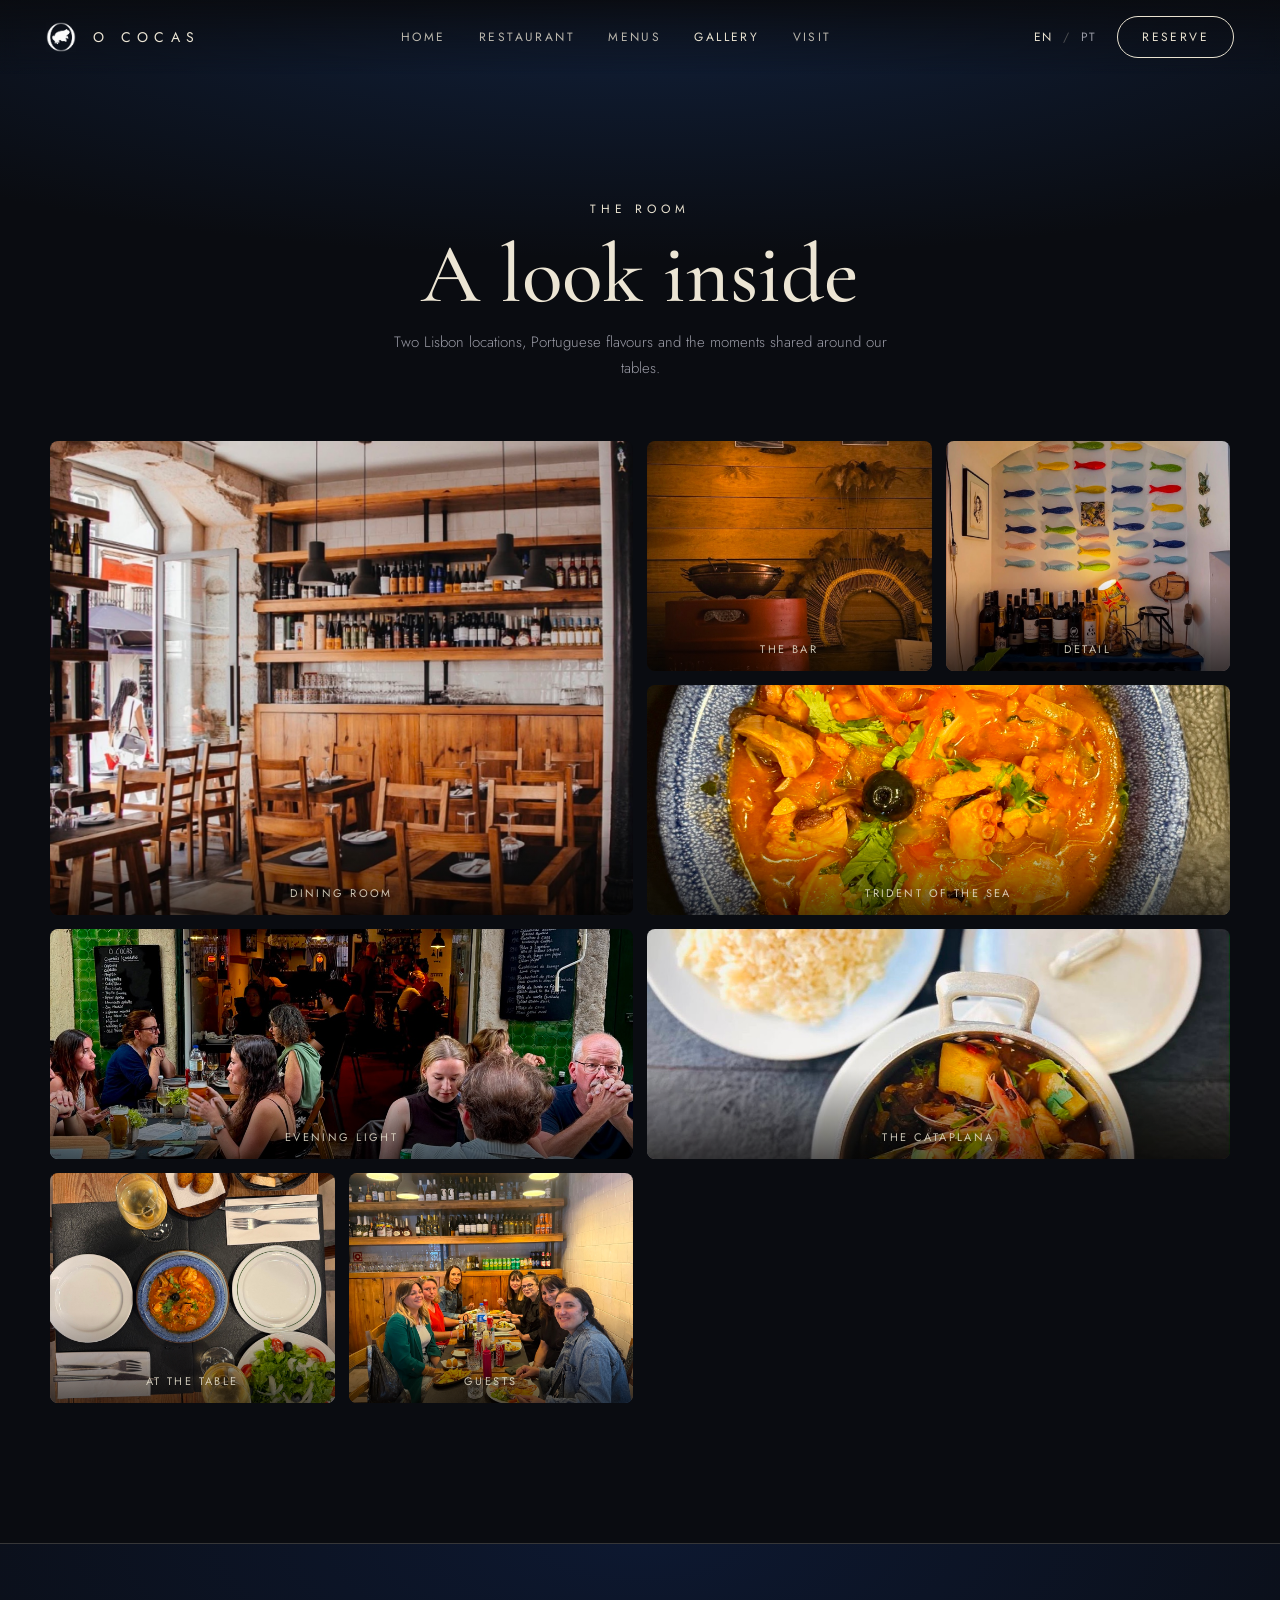
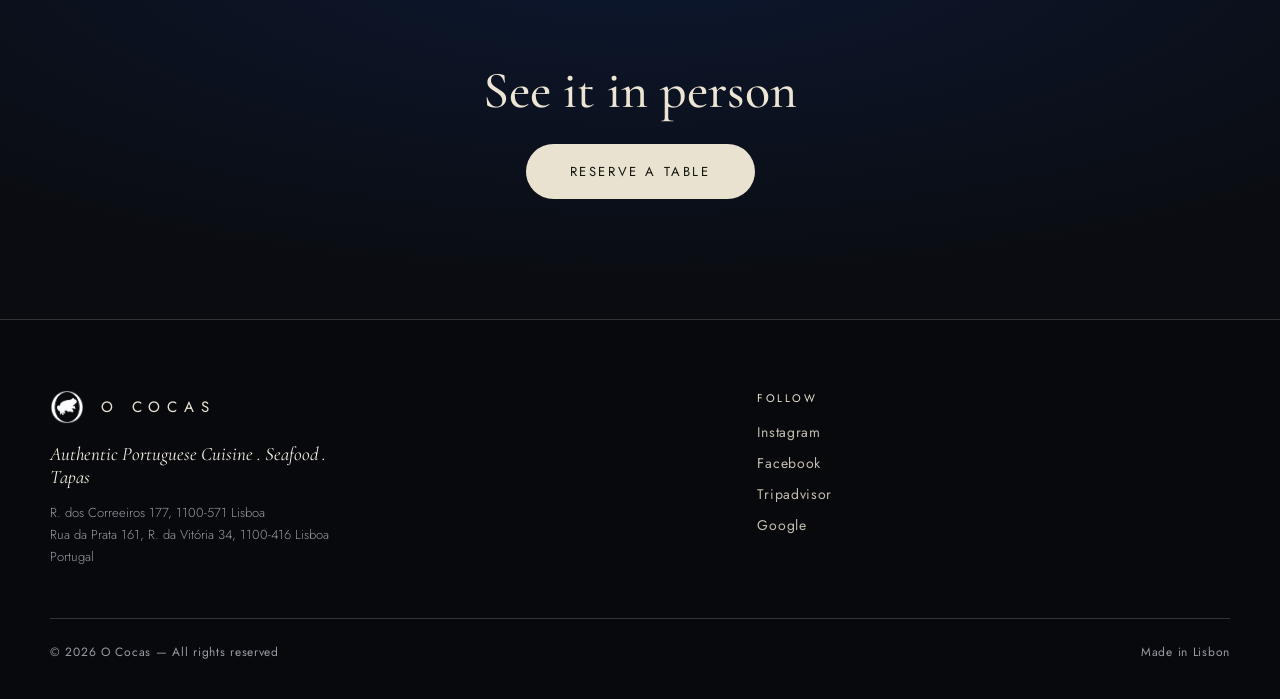
<file: gallery.html>
<!DOCTYPE html>
<html lang="en">
<head>
  <meta charset="utf-8">
  <meta name="viewport" content="width=device-width, initial-scale=1">
  <title>Gallery — O Cocas Lisboa</title>
  <meta name="description" content="A look inside O Cocas, Lisbon.">
  <link rel="icon" href="assets/favicon.ico" sizes="any">
  <link rel="icon" type="image/png" sizes="32x32" href="assets/favicon-32.png">
  <link rel="icon" type="image/png" sizes="16x16" href="assets/favicon-16.png">
  <link rel="icon" type="image/png" sizes="512x512" href="assets/favicon-512.png">
  <link rel="apple-touch-icon" sizes="180x180" href="assets/favicon-180.png">
  <meta name="theme-color" content="#0a0c11">
  <link rel="preconnect" href="https://fonts.googleapis.com">
  <link rel="preconnect" href="https://fonts.gstatic.com" crossorigin>
  <link href="https://fonts.googleapis.com/css2?family=Cormorant+Garamond:ital,wght@0,400;0,500;0,600;1,400;1,500&family=Jost:wght@300;400;500&display=swap" rel="stylesheet">
  <link rel="stylesheet" href="css/ococas.css">
  <style>
    /* Override gallery grid for 4-col masonry feel */
    .full-gallery {
      display: grid;
      grid-template-columns: repeat(4,1fr);
      grid-auto-rows: 230px;
      gap: 14px;
    }
    .full-gallery .span2x2 { grid-column: span 2; grid-row: span 2; }
    .full-gallery .span2x1 { grid-column: span 2; }
    @media(max-width:900px){
      .full-gallery { grid-template-columns: repeat(2,1fr); grid-auto-rows: 180px; }
      .full-gallery .span2x2, .full-gallery .span2x1 { grid-column: span 2; }
    }
    @media(max-width:500px){
      .full-gallery { grid-template-columns: 1fr; grid-auto-rows: 220px; }
      .full-gallery .span2x2, .full-gallery .span2x1 { grid-column: span 1; grid-row: span 1; }
    }
  </style>
</head>
<body>

<nav class="oc-nav">
  <a href="index.html" class="oc-nav__logo">
    <img src="assets/logo-white.png" alt="O Cocas">
    <span class="oc-nav__wordmark">O Cocas</span>
  </a>
  <div class="oc-nav__links">
    <a href="index.html" class="oc-nav__link" data-en="Home" data-pt="Início">Home</a>
    <a href="about.html" class="oc-nav__link" data-en="Restaurant" data-pt="Restaurante">Restaurant</a>
    <a href="menus.html" class="oc-nav__link" data-en="Menus" data-pt="Menus">Menus</a>
    <a href="gallery.html" class="oc-nav__link active" data-en="Gallery" data-pt="Galeria">Gallery</a>
    <a href="visit.html" class="oc-nav__link" data-en="Visit" data-pt="Visite">Visit</a>
  </div>
  <div class="oc-nav__right">
    <div class="oc-nav__lang">
      <button data-lang="en" class="active">EN</button>
      <span class="oc-nav__lang-sep">/</span>
      <button data-lang="pt">PT</button>
    </div>
    <a href="reserve.html" class="oc-btn-reserve" data-en="Reserve" data-pt="Reservar">Reserve</a>
  </div>
  <button class="oc-nav__burger" aria-label="Menu">&#9776;</button>
</nav>

<div class="oc-nav__mobile-menu">
  <button class="oc-nav__mobile-close">&#10005;</button>
  <a href="about.html" class="oc-nav__link" data-en="Restaurant" data-pt="Restaurante">Restaurant</a>
  <a href="menus.html" class="oc-nav__link" data-en="Menus" data-pt="Menus">Menus</a>
  <a href="gallery.html" class="oc-nav__link" data-en="Gallery" data-pt="Galeria">Gallery</a>
  <a href="visit.html" class="oc-nav__link" data-en="Visit" data-pt="Visite">Visit</a>
  <a href="reserve.html" class="oc-btn-reserve" data-en="Reserve a Table" data-pt="Reservar Mesa">Reserve a Table</a>
</div>

<section class="oc-page-header">
  <div class="oc-kicker" data-en="The Room" data-pt="A Sala">The Room</div>
  <h1 data-en="A look inside" data-pt="Por dentro">A look inside</h1>
  <p data-en="Two Lisbon locations, Portuguese flavours and the moments shared around our tables." data-pt="Duas localizações em Lisboa, sabores portugueses e os momentos partilhados à nossa mesa.">Two Lisbon locations, Portuguese flavours and the moments shared around our tables.</p>
</section>

<section class="oc-section" style="padding-top:0;">
  <div class="oc-container">
    <div class="full-gallery">
      <div class="oc-img-slot span2x2">
        <img src="img/optimized/dining-room.jpg" alt="Dining room" loading="lazy">
        <div class="oc-img-slot__label" data-en="Dining room" data-pt="Sala">Dining room</div>
      </div>
      <div class="oc-img-slot">
        <img src="img/optimized/bar.jpg" alt="The bar" loading="lazy">
        <div class="oc-img-slot__label" data-en="The bar" data-pt="O bar">The bar</div>
      </div>
      <div class="oc-img-slot">
        <img src="img/optimized/detail.jpg" alt="Decor detail" loading="lazy">
        <div class="oc-img-slot__label" data-en="Detail" data-pt="Detalhe">Detail</div>
      </div>
      <div class="oc-img-slot span2x1">
        <img src="img/optimized/signature-dish.jpg" alt="Trident of the Sea" loading="lazy">
        <div class="oc-img-slot__label" data-en="Trident of the Sea" data-pt="Trident of the Sea">Trident of the Sea</div>
      </div>
      <div class="oc-img-slot span2x1">
        <img src="img/optimized/evening-light.jpg" alt="Evening light on the terrace" loading="lazy">
        <div class="oc-img-slot__label" data-en="Evening light" data-pt="Luz da noite">Evening light</div>
      </div>
      <div class="oc-img-slot span2x1">
        <img src="img/optimized/cataplana.jpg" alt="Cataplana" loading="lazy">
        <div class="oc-img-slot__label" data-en="The cataplana" data-pt="A cataplana">The cataplana</div>
      </div>
      <div class="oc-img-slot">
        <img src="img/optimized/at-the-table.jpg" alt="At the table" loading="lazy">
        <div class="oc-img-slot__label" data-en="At the table" data-pt="À mesa">At the table</div>
      </div>
      <div class="oc-img-slot">
        <img src="img/optimized/guests.jpg" alt="Guests" loading="lazy">
        <div class="oc-img-slot__label" data-en="Guests" data-pt="Convidados">Guests</div>
      </div>
    </div>
  </div>
</section>

<section style="padding:clamp(70px,10vw,120px) 24px;text-align:center;background:radial-gradient(110% 130% at 50% 0%,#0d1830,var(--bg) 70%);border-top:1px solid var(--line);">
  <h2 style="font-family:'Cormorant Garamond',Georgia,serif;font-weight:500;font-size:clamp(30px,4.5vw,52px);margin:0 auto 26px;max-width:620px;"
      data-en="See it in person" data-pt="Veja ao vivo">See it in person</h2>
  <a href="reserve.html" class="oc-btn oc-btn--primary" data-en="Reserve a Table" data-pt="Reservar Mesa">Reserve a Table</a>
</section>

<!-- ===== FOOTER ===== -->
<footer class="oc-footer">
  <div class="oc-footer__grid">
    <div>
      <a href="index.html" class="oc-footer__logo">
        <img src="assets/logo-white.png" alt="O Cocas">
        <span class="oc-footer__wordmark">O Cocas</span>
      </a>
      <p class="oc-footer__tagline" data-en="Authentic Portuguese Cuisine . Seafood . Tapas" data-pt="Cozinha Portuguesa Autêntica . Marisco . Petiscos">Authentic Portuguese Cuisine . Seafood . Tapas</p>
      <p class="oc-footer__addr">R. dos Correeiros 177, 1100-571 Lisboa<br>Rua da Prata 161, R. da Vitória 34, 1100-416 Lisboa<br>Portugal</p>
    </div>
    <div>
      <div class="oc-footer__section-label" data-en="Follow" data-pt="Siga-nos">Follow</div>
      <div class="oc-footer__social">
        <a href="https://www.instagram.com/ococaslisboa/" target="_blank" rel="noopener">Instagram</a>
        <a href="https://www.facebook.com/profile.php?id=61591634767739" target="_blank" rel="noopener">Facebook</a>
        <a href="https://www.tripadvisor.co.uk/Restaurant_Review-g189158-d33407687-Reviews-O_Cocas_Ii-Lisbon_Lisbon_District_Central_Portugal.html" target="_blank" rel="noopener">Tripadvisor</a>
        <a href="https://share.google/Pcpmuv8qlRn83Juv9" target="_blank" rel="noopener">Google</a>
      </div>
    </div>
  </div>
  <div class="oc-footer__bottom">
    <span data-en="© 2026 O Cocas — All rights reserved" data-pt="© 2026 O Cocas — Todos os direitos reservados">© 2026 O Cocas — All rights reserved</span>
    <span data-en="Made in Lisbon" data-pt="Feito em Lisboa">Made in Lisbon</span>
  </div>
</footer>

<script src="js/ococas.js"></script>
</body>
</html>
</file>
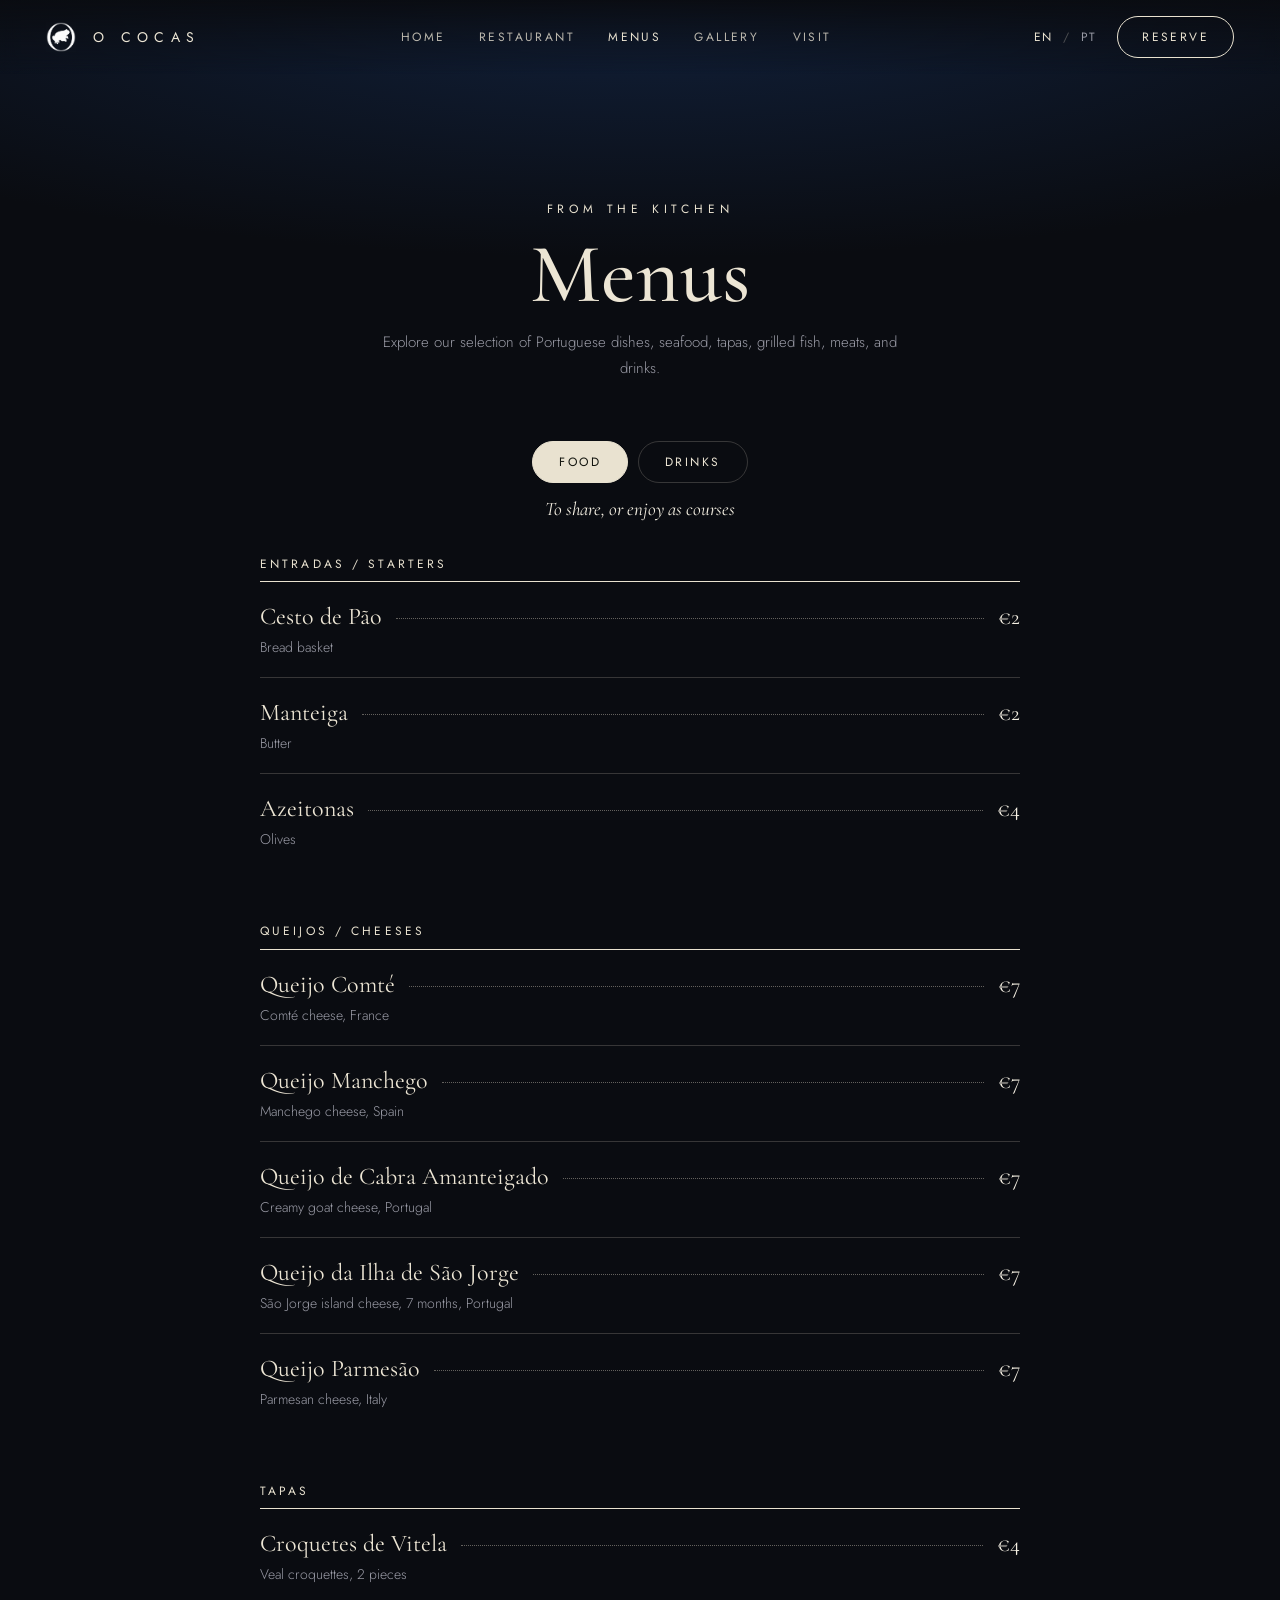
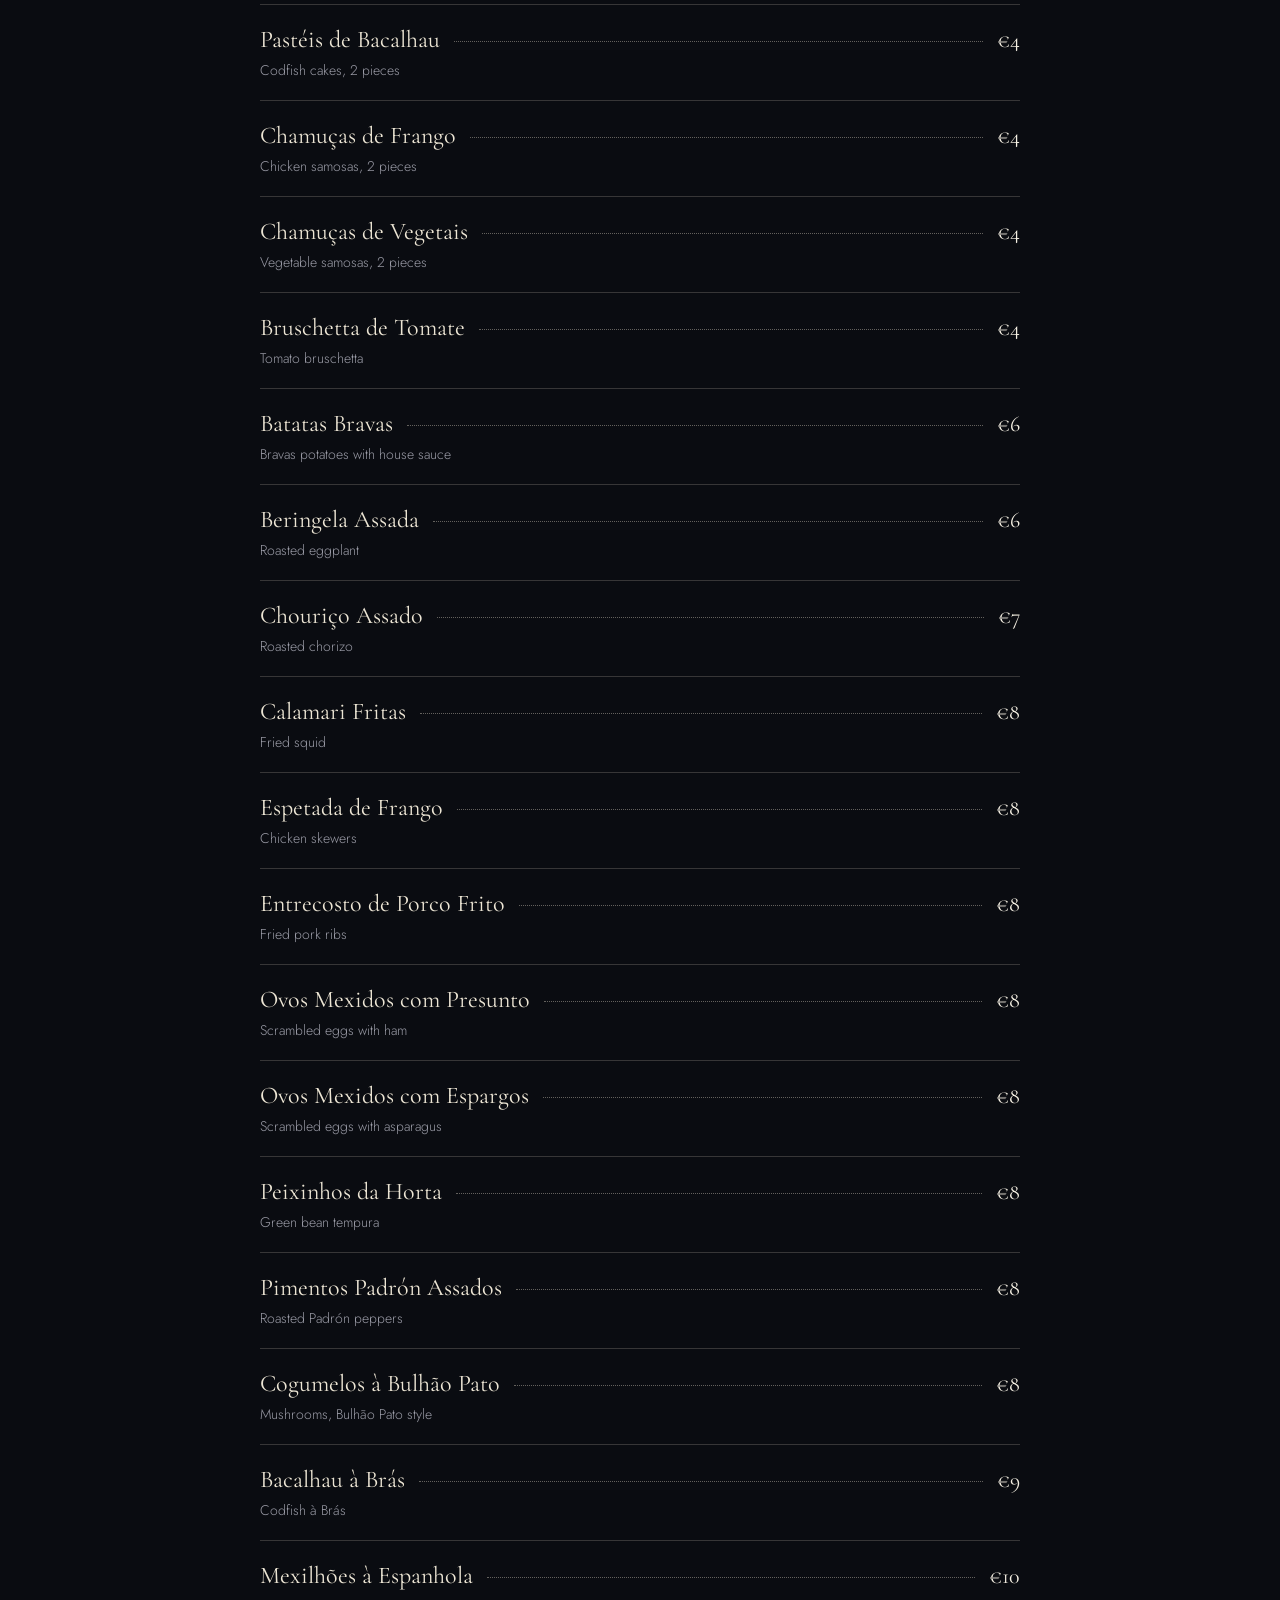
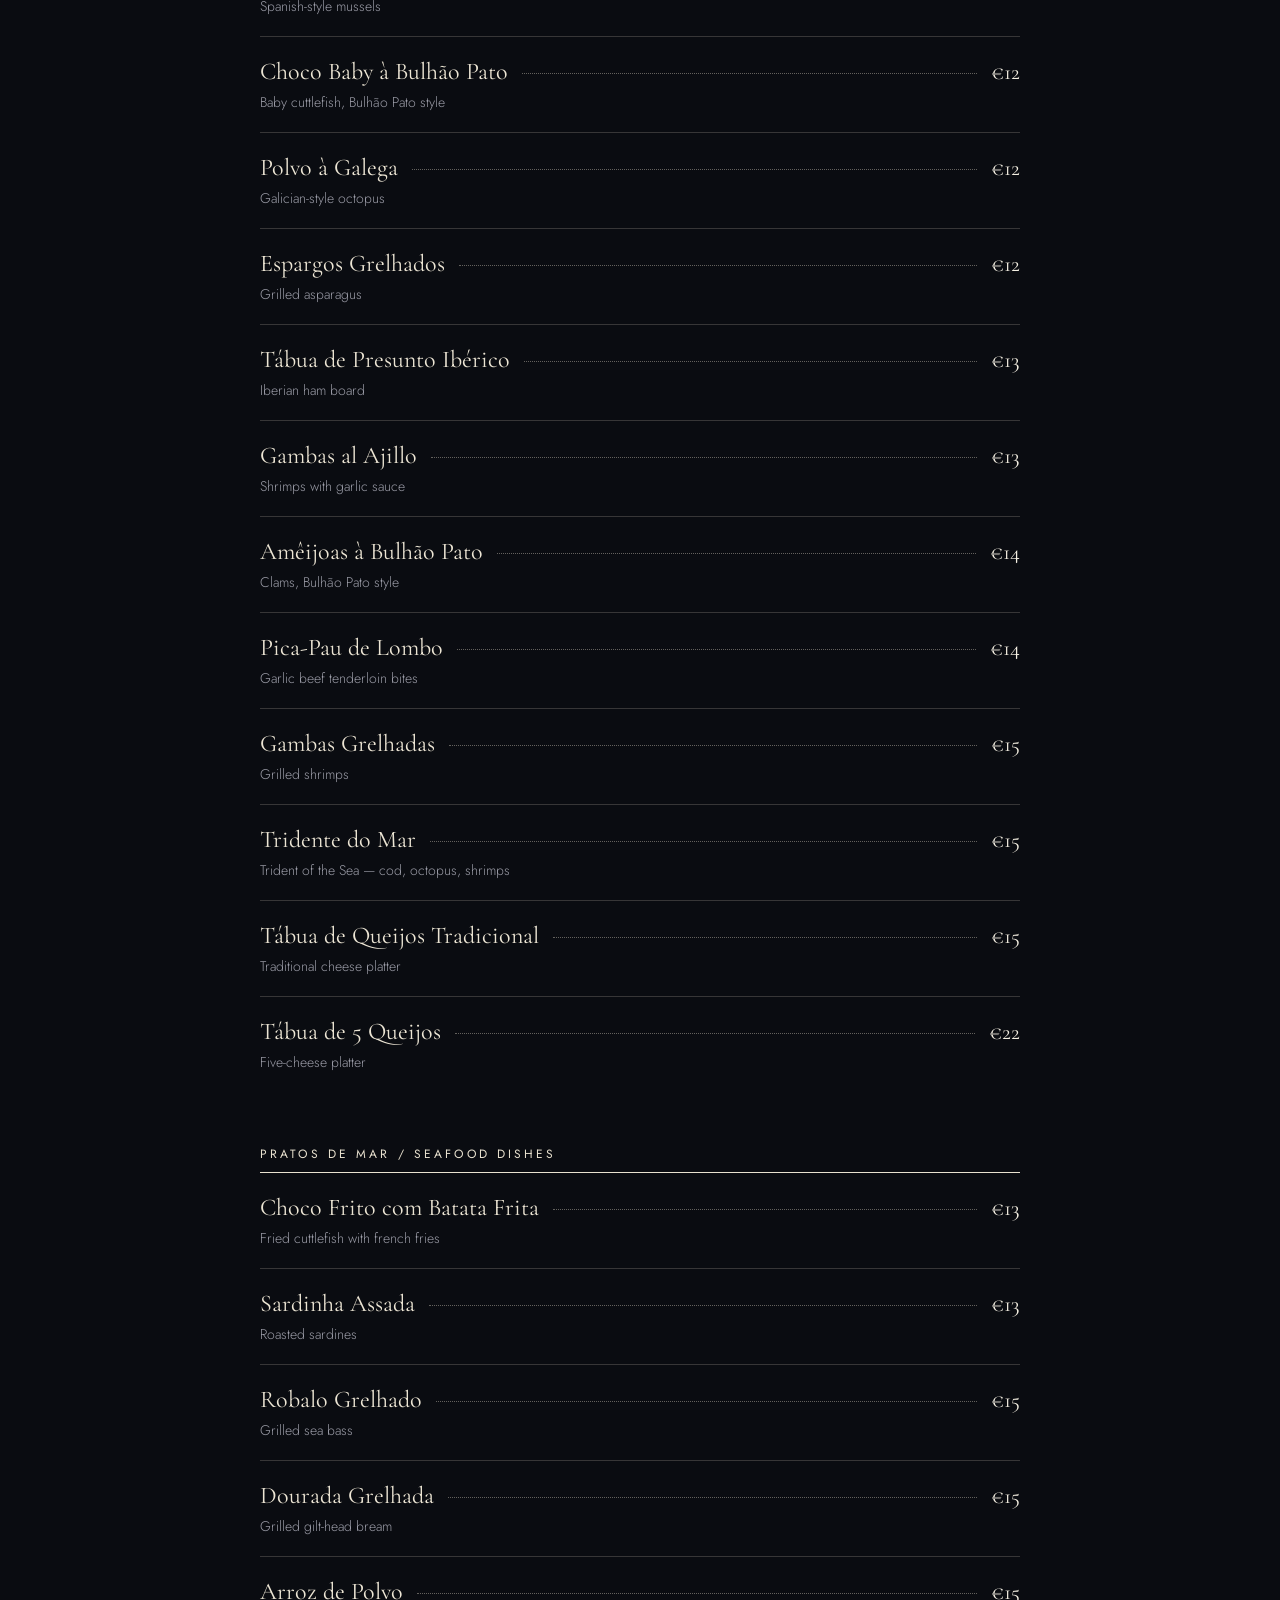
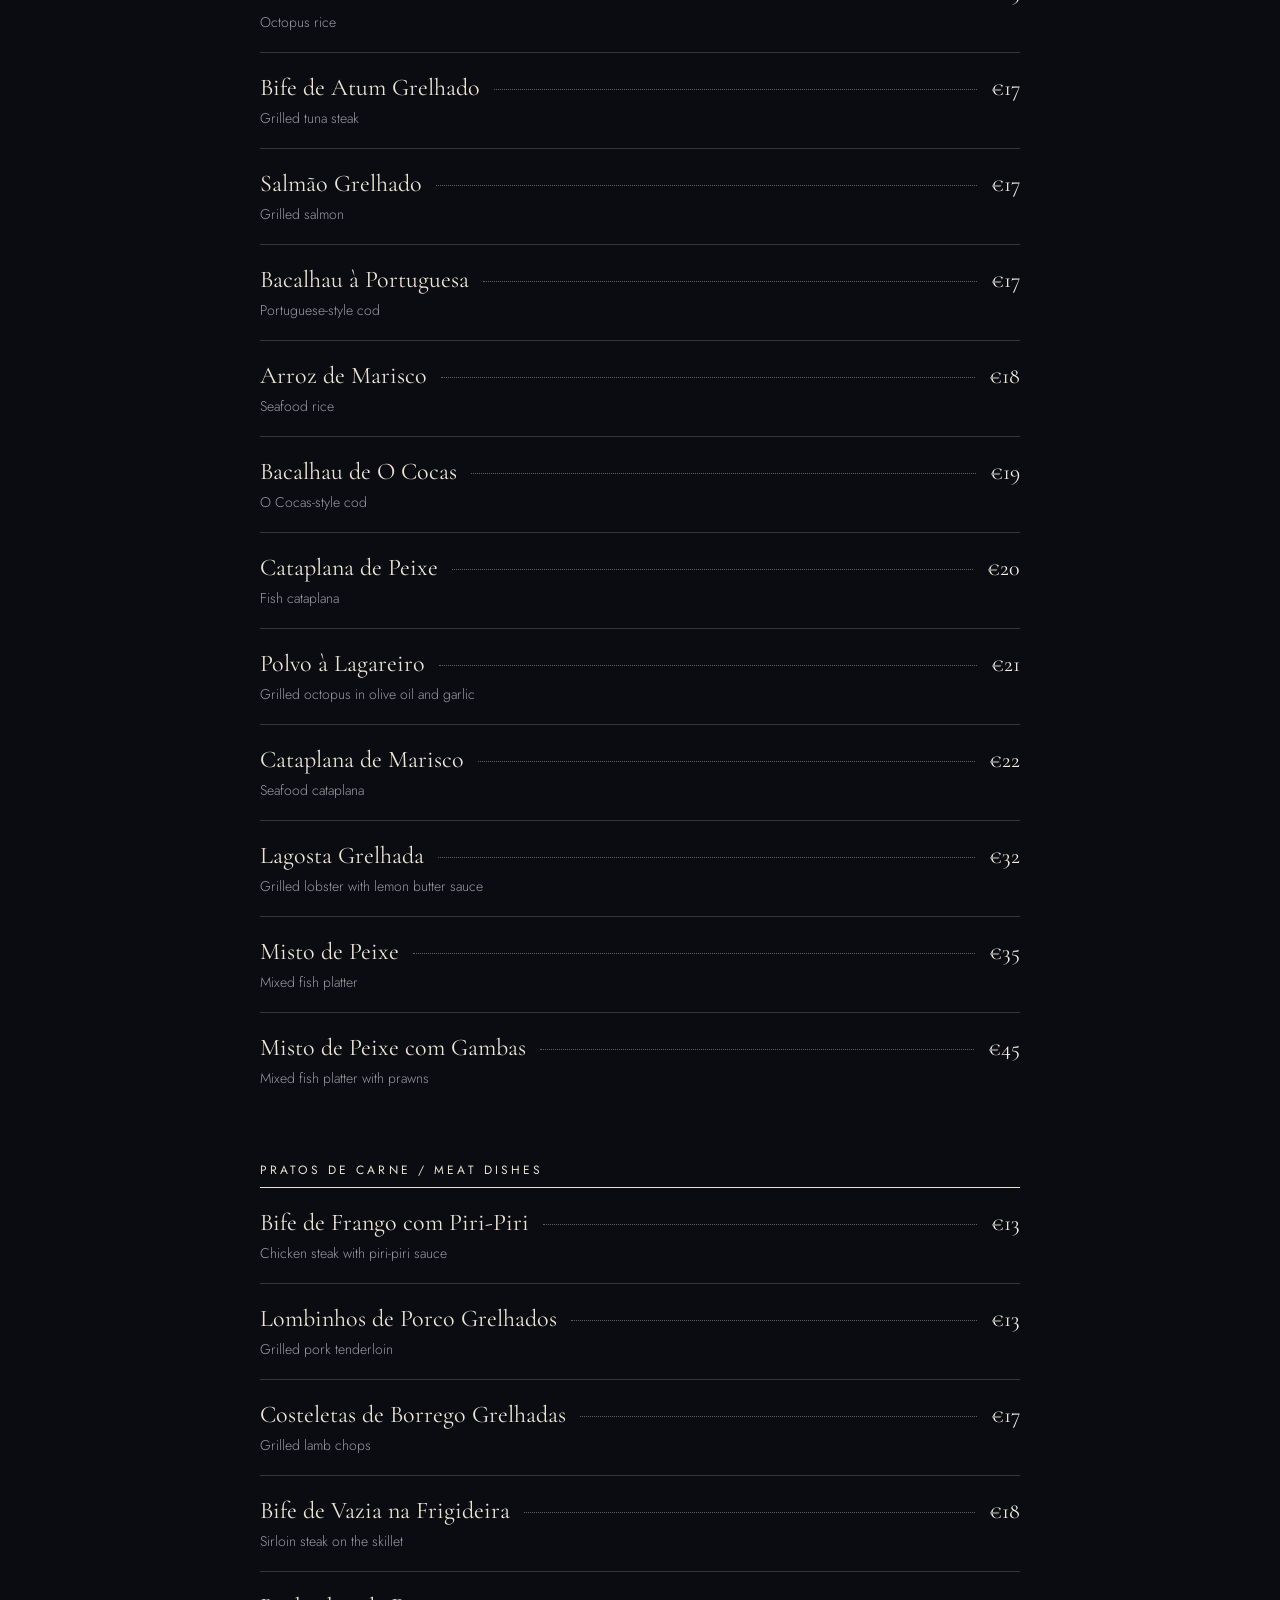
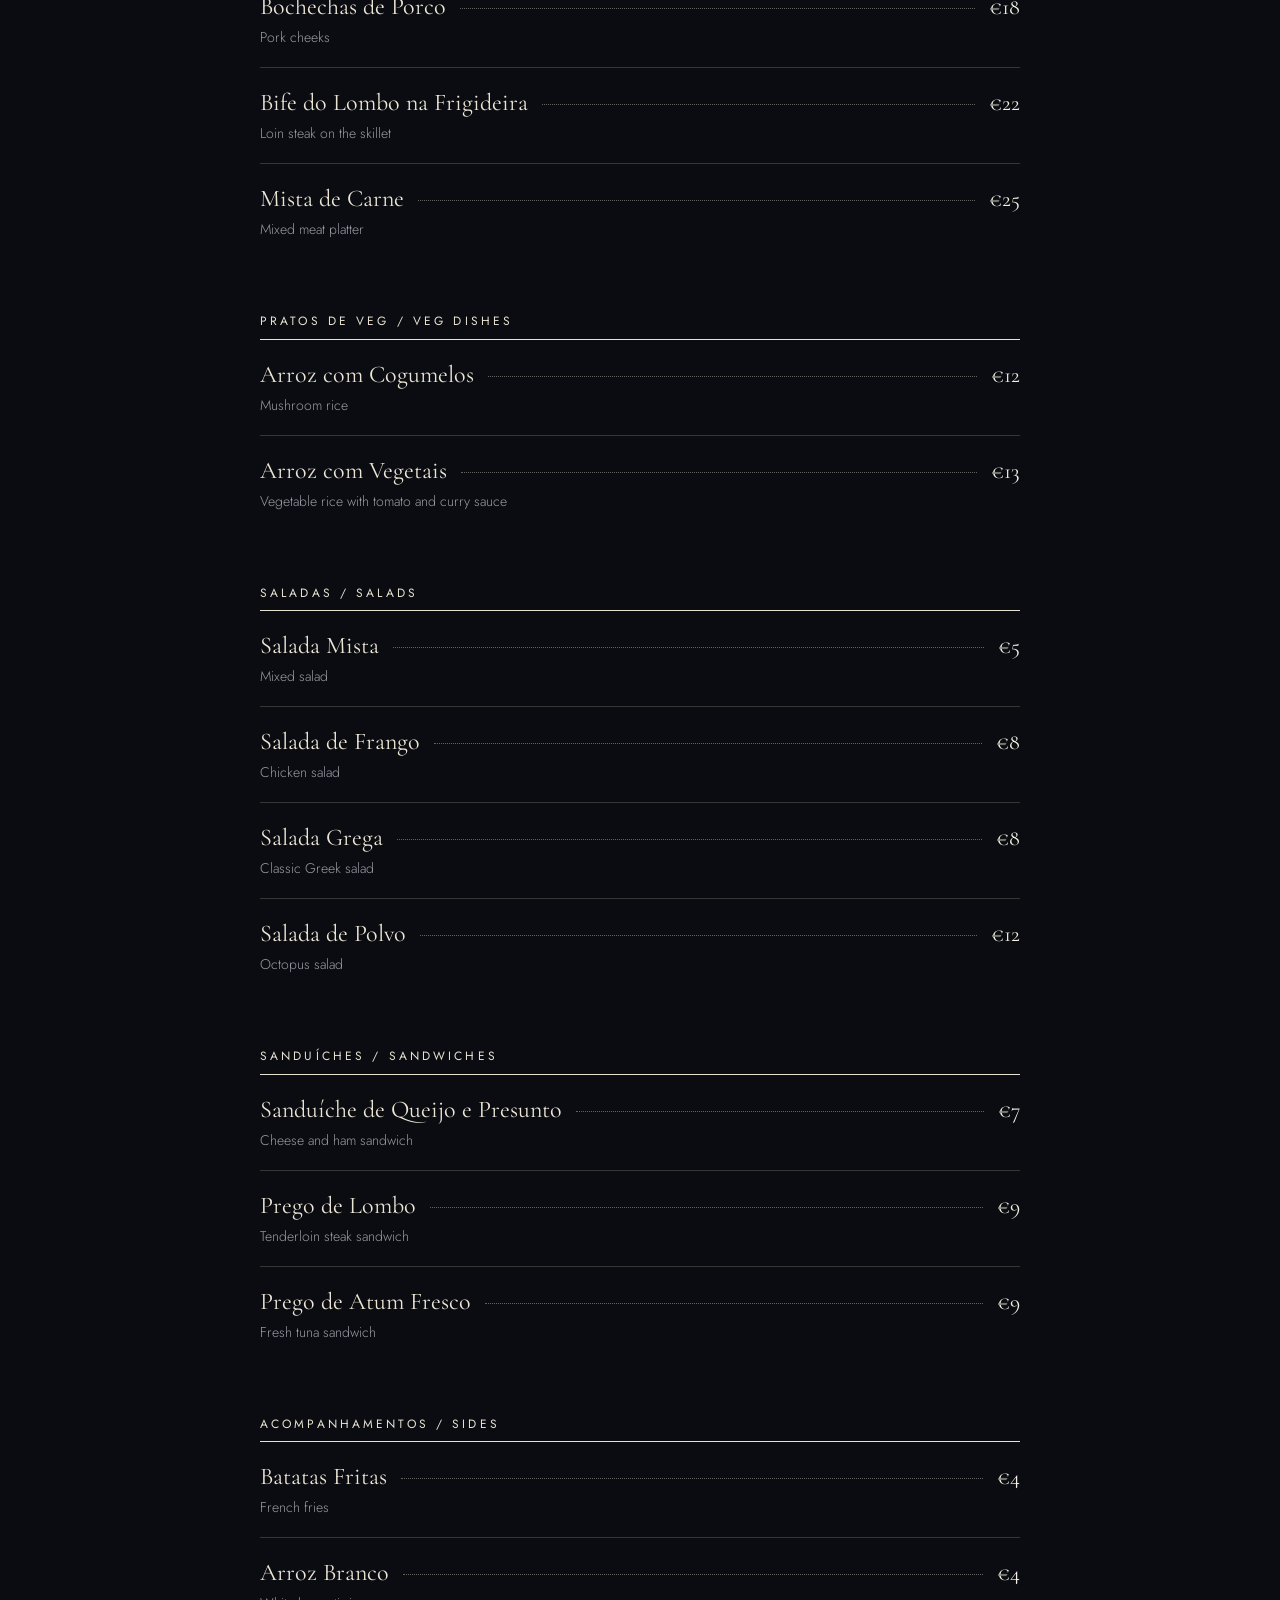
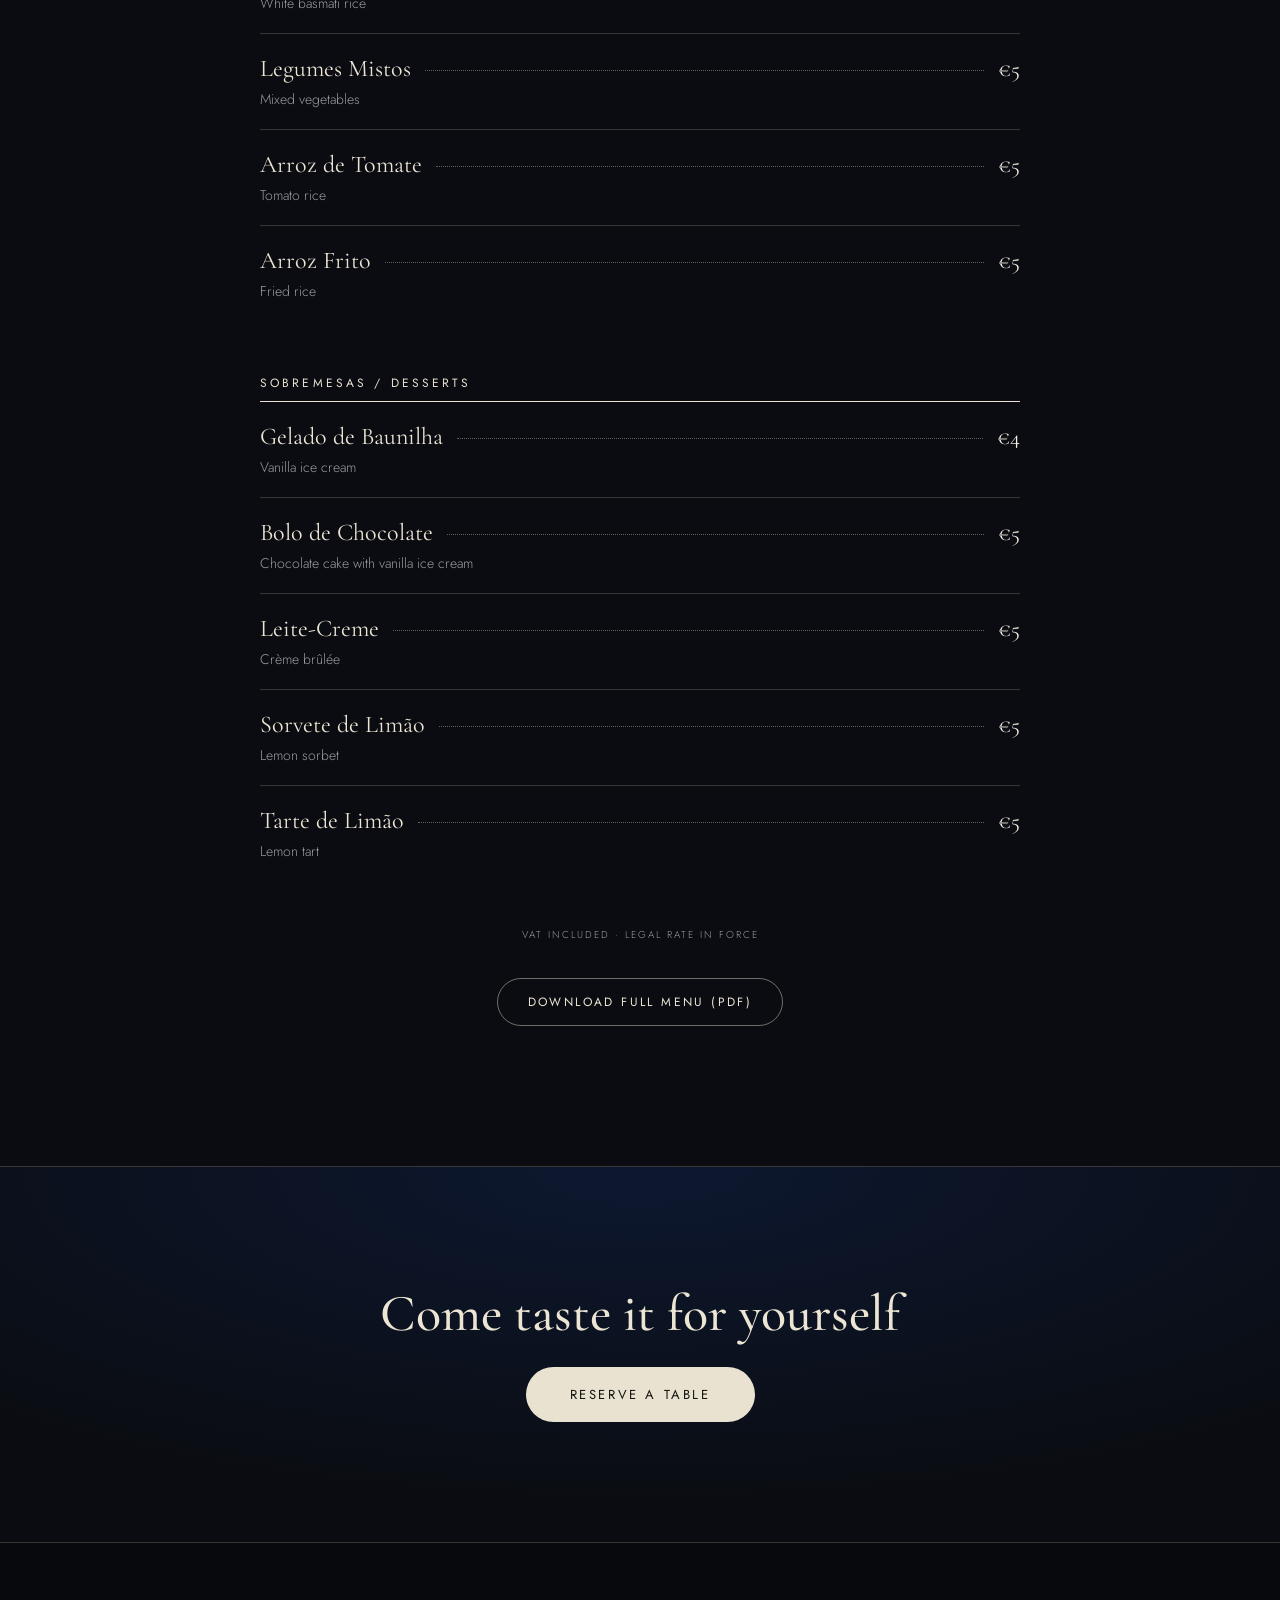
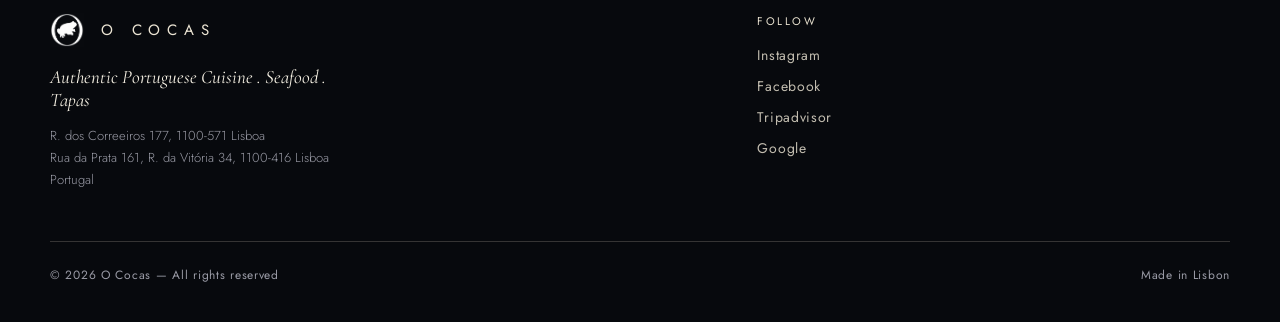
<file: menus.html>
<!DOCTYPE html>
<html lang="en">
<head>
  <meta charset="utf-8">
  <meta name="viewport" content="width=device-width, initial-scale=1">
  <title>Menus — O Cocas Lisboa</title>
  <meta name="description" content="Food and drinks menus at O Cocas, Lisbon.">
  <link rel="icon" href="assets/favicon.ico" sizes="any">
  <link rel="icon" type="image/png" sizes="32x32" href="assets/favicon-32.png">
  <link rel="icon" type="image/png" sizes="16x16" href="assets/favicon-16.png">
  <link rel="icon" type="image/png" sizes="512x512" href="assets/favicon-512.png">
  <link rel="apple-touch-icon" sizes="180x180" href="assets/favicon-180.png">
  <meta name="theme-color" content="#0a0c11">
  <link rel="preconnect" href="https://fonts.googleapis.com">
  <link rel="preconnect" href="https://fonts.gstatic.com" crossorigin>
  <link href="https://fonts.googleapis.com/css2?family=Cormorant+Garamond:ital,wght@0,400;0,500;0,600;1,400;1,500&family=Jost:wght@300;400;500&display=swap" rel="stylesheet">
  <link rel="stylesheet" href="css/ococas.css">
  <style>
    /* Menu group headings */
    .oc-menu-group { margin-top: 56px; }
    .oc-menu-group:first-child { margin-top: 0; }
    .oc-menu-group__head {
      display: flex; align-items: baseline; justify-content: space-between;
      gap: 18px; flex-wrap: wrap;
      padding-bottom: 11px; border-bottom: 1px solid var(--gold);
    }
    .oc-menu-group__title {
      font-family: 'Jost', sans-serif; font-weight: 400;
      text-transform: uppercase; letter-spacing: .26em;
      font-size: 12px; color: var(--gold); margin: 0;
    }
    .oc-menu-group__sub {
      font-family: 'Jost', sans-serif; font-weight: 300;
      text-transform: uppercase; letter-spacing: .14em;
      font-size: 10px; color: var(--muted); white-space: nowrap;
    }
    .oc-menu-group .oc-menu-item:last-child { border-bottom: none; }
    .oc-menu-item__price--pair { display: inline-flex; gap: 18px; }
    .oc-menu-item__price--pair span { display: inline-block; min-width: 52px; text-align: right; }
    .oc-menu-legal {
      margin-top: 46px; text-align: center;
      font-family: 'Jost', sans-serif; font-weight: 300;
      text-transform: uppercase; letter-spacing: .2em;
      font-size: 10px; color: var(--muted);
    }
  </style>
</head>
<body>

<nav class="oc-nav">
  <a href="index.html" class="oc-nav__logo">
    <img src="assets/logo-white.png" alt="O Cocas">
    <span class="oc-nav__wordmark">O Cocas</span>
  </a>
  <div class="oc-nav__links">
    <a href="index.html" class="oc-nav__link" data-en="Home" data-pt="Início">Home</a>
    <a href="about.html" class="oc-nav__link" data-en="Restaurant" data-pt="Restaurante">Restaurant</a>
    <a href="menus.html" class="oc-nav__link active" data-en="Menus" data-pt="Menus">Menus</a>
    <a href="gallery.html" class="oc-nav__link" data-en="Gallery" data-pt="Galeria">Gallery</a>
    <a href="visit.html" class="oc-nav__link" data-en="Visit" data-pt="Visite">Visit</a>
  </div>
  <div class="oc-nav__right">
    <div class="oc-nav__lang">
      <button data-lang="en" class="active">EN</button>
      <span class="oc-nav__lang-sep">/</span>
      <button data-lang="pt">PT</button>
    </div>
    <a href="reserve.html" class="oc-btn-reserve" data-en="Reserve" data-pt="Reservar">Reserve</a>
  </div>
  <button class="oc-nav__burger" aria-label="Menu">&#9776;</button>
</nav>

<div class="oc-nav__mobile-menu">
  <button class="oc-nav__mobile-close">&#10005;</button>
  <a href="about.html" class="oc-nav__link" data-en="Restaurant" data-pt="Restaurante">Restaurant</a>
  <a href="menus.html" class="oc-nav__link" data-en="Menus" data-pt="Menus">Menus</a>
  <a href="gallery.html" class="oc-nav__link" data-en="Gallery" data-pt="Galeria">Gallery</a>
  <a href="visit.html" class="oc-nav__link" data-en="Visit" data-pt="Visite">Visit</a>
  <a href="reserve.html" class="oc-btn-reserve" data-en="Reserve a Table" data-pt="Reservar Mesa">Reserve a Table</a>
</div>

<section class="oc-page-header">
  <div class="oc-kicker" data-en="From the Kitchen" data-pt="Da Cozinha">From the Kitchen</div>
  <h1 data-en="Menus" data-pt="Menus">Menus</h1>
  <p data-en="Explore our selection of Portuguese dishes, seafood, tapas, grilled fish, meats, and drinks." data-pt="Explore a nossa seleção de pratos portugueses, marisco, petiscos, peixe grelhado, carnes e bebidas.">Explore our selection of Portuguese dishes, seafood, tapas, grilled fish, meats, and drinks.</p>
</section>

<section class="oc-section" style="padding-top:0;">
  <div class="oc-container--sm">
    <div class="oc-tabs" id="menu-tabs" style="margin-bottom:14px;"></div>
    <div id="menu-section-note" style="text-align:center;font-family:'Cormorant Garamond',Georgia,serif;font-style:italic;font-size:19px;color:var(--gold2);margin-bottom:38px;"></div>
    <div id="menu-list"></div>
    <div class="oc-menu-legal" data-en="VAT included · Legal rate in force" data-pt="IVA incluído · Taxa legal em vigor">VAT included · Legal rate in force</div>
    <div style="text-align:center;">
      <a href="#" class="oc-btn oc-btn--ghost" style="margin-top:36px;font-size:12px;padding:14px 30px;"
         data-en="Download full menu (PDF)" data-pt="Descarregar menu completo (PDF)">Download full menu (PDF)</a>
    </div>
  </div>
</section>

<section style="padding:clamp(70px,10vw,120px) 24px;text-align:center;background:radial-gradient(110% 130% at 50% 0%,#0d1830,var(--bg) 70%);border-top:1px solid var(--line);">
  <h2 style="font-family:'Cormorant Garamond',Georgia,serif;font-weight:500;font-size:clamp(30px,4.5vw,52px);margin:0 auto 26px;max-width:620px;"
      data-en="Come taste it for yourself" data-pt="Venha provar">Come taste it for yourself</h2>
  <a href="reserve.html" class="oc-btn oc-btn--primary" data-en="Reserve a Table" data-pt="Reservar Mesa">Reserve a Table</a>
</section>

<!-- ===== FOOTER ===== -->
<footer class="oc-footer">
  <div class="oc-footer__grid">
    <div>
      <a href="index.html" class="oc-footer__logo">
        <img src="assets/logo-white.png" alt="O Cocas">
        <span class="oc-footer__wordmark">O Cocas</span>
      </a>
      <p class="oc-footer__tagline" data-en="Authentic Portuguese Cuisine . Seafood . Tapas" data-pt="Cozinha Portuguesa Autêntica . Marisco . Petiscos">Authentic Portuguese Cuisine . Seafood . Tapas</p>
      <p class="oc-footer__addr">R. dos Correeiros 177, 1100-571 Lisboa<br>Rua da Prata 161, R. da Vitória 34, 1100-416 Lisboa<br>Portugal</p>
    </div>
    <div>
      <div class="oc-footer__section-label" data-en="Follow" data-pt="Siga-nos">Follow</div>
      <div class="oc-footer__social">
        <a href="https://www.instagram.com/ococaslisboa/" target="_blank" rel="noopener">Instagram</a>
        <a href="https://www.facebook.com/profile.php?id=61591634767739" target="_blank" rel="noopener">Facebook</a>
        <a href="https://www.tripadvisor.co.uk/Restaurant_Review-g189158-d33407687-Reviews-O_Cocas_Ii-Lisbon_Lisbon_District_Central_Portugal.html" target="_blank" rel="noopener">Tripadvisor</a>
        <a href="https://share.google/Pcpmuv8qlRn83Juv9" target="_blank" rel="noopener">Google</a>
      </div>
    </div>
  </div>
  <div class="oc-footer__bottom">
    <span data-en="© 2026 O Cocas — All rights reserved" data-pt="© 2026 O Cocas — Todos os direitos reservados">© 2026 O Cocas — All rights reserved</span>
    <span data-en="Made in Lisbon" data-pt="Feito em Lisboa">Made in Lisbon</span>
  </div>
</footer>

<script src="js/ococas.js"></script>
<script>
  /* Menu data.
     n   = dish name (Portuguese, as printed on the menu)
     d   = English gloss, shown in EN; omit for brand-name drinks
     dPt = Portuguese gloss, shown in PT; only where the name alone
           does not say what is in the dish
     p   = single price  |  g/b = by the glass / by the bottle (0.75L) */
  const MENUS = {
    food: [
      { sec:'Entradas / Starters', items:[
        { n:'Cesto de Pão',  d:'Bread basket', p:'€2' },
        { n:'Manteiga',      d:'Butter',       p:'€2' },
        { n:'Azeitonas',     d:'Olives',       p:'€4' }
      ]},
      { sec:'Queijos / Cheeses', items:[
        { n:'Queijo Comté',                    d:'Comté cheese, France', dPt:'França',                     p:'€7' },
        { n:'Queijo Manchego',                 d:'Manchego cheese, Spain', dPt:'Espanha',                    p:'€7' },
        { n:'Queijo de Cabra Amanteigado',     d:'Creamy goat cheese, Portugal', dPt:'Portugal',              p:'€7' },
        { n:'Queijo da Ilha de São Jorge',     d:'São Jorge island cheese, 7 months, Portugal', dPt:'Portugal · 7 meses', p:'€7' },
        { n:'Queijo Parmesão',                 d:'Parmesan cheese, Italy', dPt:'Itália',                    p:'€7' }
      ]},
      { sec:'Tapas', items:[
        { n:'Croquetes de Vitela',        d:'Veal croquettes, 2 pieces', dPt:'2 unidades',              p:'€4'  },
        { n:'Pastéis de Bacalhau',        d:'Codfish cakes, 2 pieces', dPt:'2 unidades',                p:'€4'  },
        { n:'Chamuças de Frango',         d:'Chicken samosas, 2 pieces', dPt:'2 unidades',              p:'€4'  },
        { n:'Chamuças de Vegetais',       d:'Vegetable samosas, 2 pieces', dPt:'2 unidades',            p:'€4'  },
        { n:'Bruschetta de Tomate',       d:'Tomato bruschetta',                      p:'€4'  },
        { n:'Batatas Bravas',             d:'Bravas potatoes with house sauce', dPt:'Com molho da casa',       p:'€6'  },
        { n:'Beringela Assada',           d:'Roasted eggplant',                       p:'€6'  },
        { n:'Chouriço Assado',            d:'Roasted chorizo',                        p:'€7'  },
        { n:'Calamari Fritas',            d:'Fried squid',                            p:'€8'  },
        { n:'Espetada de Frango',         d:'Chicken skewers',                        p:'€8'  },
        { n:'Entrecosto de Porco Frito',  d:'Fried pork ribs',                        p:'€8'  },
        { n:'Ovos Mexidos com Presunto',  d:'Scrambled eggs with ham',                p:'€8'  },
        { n:'Ovos Mexidos com Espargos',  d:'Scrambled eggs with asparagus',          p:'€8'  },
        { n:'Peixinhos da Horta',         d:'Green bean tempura',                     p:'€8'  },
        { n:'Pimentos Padrón Assados',    d:'Roasted Padrón peppers',                 p:'€8'  },
        { n:'Cogumelos à Bulhão Pato',    d:'Mushrooms, Bulhão Pato style',           p:'€8'  },
        { n:'Bacalhau à Brás',            d:'Codfish à Brás',                         p:'€9'  },
        { n:'Mexilhões à Espanhola',      d:'Spanish-style mussels',                  p:'€10' },
        { n:'Choco Baby à Bulhão Pato',   d:'Baby cuttlefish, Bulhão Pato style',     p:'€12' },
        { n:'Polvo à Galega',             d:'Galician-style octopus',                 p:'€12' },
        { n:'Espargos Grelhados',         d:'Grilled asparagus',                      p:'€12' },
        { n:'Tábua de Presunto Ibérico',  d:'Iberian ham board',                      p:'€13' },
        { n:'Gambas al Ajillo',           d:'Shrimps with garlic sauce',              p:'€13' },
        { n:'Amêijoas à Bulhão Pato',     d:'Clams, Bulhão Pato style',               p:'€14' },
        { n:'Pica-Pau de Lombo',          d:'Garlic beef tenderloin bites',           p:'€14' },
        { n:'Gambas Grelhadas',           d:'Grilled shrimps',                        p:'€15' },
        { n:'Tridente do Mar',            d:'Trident of the Sea — cod, octopus, shrimps', dPt:'Bacalhau, gambas, polvo', p:'€15' },
        { n:'Tábua de Queijos Tradicional', d:'Traditional cheese platter',           p:'€15' },
        { n:'Tábua de 5 Queijos',         d:'Five-cheese platter',                    p:'€22' }
      ]},
      { sec:'Pratos de Mar / Seafood Dishes', items:[
        { n:'Choco Frito com Batata Frita', d:'Fried cuttlefish with french fries',        p:'€13' },
        { n:'Sardinha Assada',              d:'Roasted sardines',                          p:'€13' },
        { n:'Robalo Grelhado',              d:'Grilled sea bass',                          p:'€15' },
        { n:'Dourada Grelhada',             d:'Grilled gilt-head bream',                   p:'€15' },
        { n:'Arroz de Polvo',               d:'Octopus rice',                              p:'€15' },
        { n:'Bife de Atum Grelhado',        d:'Grilled tuna steak',                        p:'€17' },
        { n:'Salmão Grelhado',              d:'Grilled salmon',                            p:'€17' },
        { n:'Bacalhau à Portuguesa',        d:'Portuguese-style cod',                      p:'€17' },
        { n:'Arroz de Marisco',             d:'Seafood rice',                              p:'€18' },
        { n:'Bacalhau de O Cocas',          d:'O Cocas-style cod',                         p:'€19' },
        { n:'Cataplana de Peixe',           d:'Fish cataplana',                            p:'€20' },
        { n:'Polvo à Lagareiro',            d:'Grilled octopus in olive oil and garlic',   p:'€21' },
        { n:'Cataplana de Marisco',         d:'Seafood cataplana',                         p:'€22' },
        { n:'Lagosta Grelhada',             d:'Grilled lobster with lemon butter sauce', dPt:'Com molho de manteiga e limão',   p:'€32' },
        { n:'Misto de Peixe',               d:'Mixed fish platter',                        p:'€35' },
        { n:'Misto de Peixe com Gambas',    d:'Mixed fish platter with prawns',            p:'€45' }
      ]},
      { sec:'Pratos de Carne / Meat Dishes', items:[
        { n:'Bife de Frango com Piri-Piri',  d:'Chicken steak with piri-piri sauce', p:'€13' },
        { n:'Lombinhos de Porco Grelhados',  d:'Grilled pork tenderloin',            p:'€13' },
        { n:'Costeletas de Borrego Grelhadas', d:'Grilled lamb chops',               p:'€17' },
        { n:'Bife de Vazia na Frigideira',   d:'Sirloin steak on the skillet',       p:'€18' },
        { n:'Bochechas de Porco',            d:'Pork cheeks',                        p:'€18' },
        { n:'Bife do Lombo na Frigideira',   d:'Loin steak on the skillet',          p:'€22' },
        { n:'Mista de Carne',                d:'Mixed meat platter',                 p:'€25' }
      ]},
      { sec:'Pratos de Veg / Veg Dishes', items:[
        { n:'Arroz com Cogumelos', d:'Mushroom rice',                                 p:'€12' },
        { n:'Arroz com Vegetais',  d:'Vegetable rice with tomato and curry sauce', dPt:'Molho de tomate e caril',     p:'€13' }
      ]},
      { sec:'Saladas / Salads', items:[
        { n:'Salada Mista',     d:'Mixed salad',         p:'€5'  },
        { n:'Salada de Frango', d:'Chicken salad',       p:'€8'  },
        { n:'Salada Grega',     d:'Classic Greek salad', p:'€8'  },
        { n:'Salada de Polvo',  d:'Octopus salad',       p:'€12' }
      ]},
      { sec:'Sanduíches / Sandwiches', items:[
        { n:'Sanduíche de Queijo e Presunto', d:'Cheese and ham sandwich',    p:'€7' },
        { n:'Prego de Lombo',                 d:'Tenderloin steak sandwich',  p:'€9' },
        { n:'Prego de Atum Fresco',           d:'Fresh tuna sandwich',        p:'€9' }
      ]},
      { sec:'Acompanhamentos / Sides', items:[
        { n:'Batatas Fritas',   d:'French fries',       p:'€4' },
        { n:'Arroz Branco',     d:'White basmati rice', dPt:'Basmati', p:'€4' },
        { n:'Legumes Mistos',   d:'Mixed vegetables',   p:'€5' },
        { n:'Arroz de Tomate',  d:'Tomato rice',        p:'€5' },
        { n:'Arroz Frito',      d:'Fried rice',         p:'€5' }
      ]},
      { sec:'Sobremesas / Desserts', items:[
        { n:'Gelado de Baunilha', d:'Vanilla ice cream',                    p:'€4' },
        { n:'Bolo de Chocolate',  d:'Chocolate cake with vanilla ice cream', dPt:'Com gelado de baunilha', p:'€5' },
        { n:'Leite-Creme',        d:'Crème brûlée',                         p:'€5' },
        { n:'Sorvete de Limão',   d:'Lemon sorbet',                         p:'€5' },
        { n:'Tarte de Limão',     d:'Lemon tart',                           p:'€5' }
      ]}
    ],

    drinks: [
      { sec:'Água / Water', items:[
        { n:'Água sem Gás', d:'Still water',      p:'€2.20' },
        { n:'Água com Gás', d:'Sparkling water',  p:'€2.20' },
        { n:'Água Tónica',  d:'Tonic water',      p:'€2.50' }
      ]},
      { sec:'Refrigerantes / Soda', items:[
        { n:'Coca-Cola', p:'€3'    },
        { n:'Sprite',    p:'€3'    },
        { n:'Fanta',     p:'€3'    },
        { n:'Ice Tea',   p:'€3'    },
        { n:'Ginger Ale',p:'€3'    },
        { n:'Red Bull',  p:'€3.50' }
      ]},
      { sec:'Sumos / Juice', items:[
        { n:'Néctar de Fruta', d:'Fruit nectar',          p:'€3'    },
        { n:'Limonada',        d:'Lemonade',              p:'€3'    },
        { n:'Laranja Natural', d:'Fresh orange juice',    p:'€4.50' }
      ]},
      { sec:'Cafés / Coffee', items:[
        { n:'Espresso',      d:'Espresso',   p:'€1.20' },
        { n:'Abatanado',     d:'Americano',  p:'€2'    },
        { n:'Duplo',         d:'Double',     p:'€2.50' },
        { n:'Meia de Leite', d:'Latte',      p:'€2.50' },
        { n:'Chá',           d:'Tea',        p:'€2.50' },
        { n:'Cappuccino',    d:'Cappuccino', p:'€3.50' }
      ]},
      { sec:'Cervejas / Beers', items:[
        { n:'Imperial 0,2 L', d:'Draft beer 0.2L',   p:'€2.50' },
        { n:'Garrafa 0,33 L', d:'Bottle 0.33L',      p:'€3.50' },
        { n:'Cidra',          d:'Cider',             p:'€4.50' },
        { n:'Caneca',         d:'Pint',              p:'€5'    },
        { n:'Caneca 1 L',     d:'Large beer 1L',     p:'€9'    }
      ]},
      { sec:'Coquetéis / Cocktails', items:[
        { n:'Caipirinha',       p:'€7'  },
        { n:'Margarita',        p:'€7'  },
        { n:'Mojito',           p:'€8'  },
        { n:'Daiquiri',         p:'€8'  },
        { n:'Dry Martini',      p:'€8'  },
        { n:'Aperol Spritz',    p:'€9'  },
        { n:'Limoncello Spritz',p:'€9'  },
        { n:'Piña Colada',      p:'€9'  },
        { n:'Espresso Martini', p:'€9'  },
        { n:'Moscow Mule',      p:'€9'  },
        { n:'Negroni',          p:'€10' },
        { n:'Old Fashioned',    p:'€10' },
        { n:'Manhattan',        p:'€10' },
        { n:'O Cocas Signature',d:'Our house cocktail', dPt:'O nosso cocktail da casa', p:'€13' }
      ]},
      { sec:'Mocktails', items:[
        { n:'Mojito',          d:'Alcohol-free', dPt:'Sem álcool', p:'€6' },
        { n:'Tequila Sunrise', d:'Alcohol-free', dPt:'Sem álcool', p:'€7' },
        { n:'Piña Colada',     d:'Alcohol-free', dPt:'Sem álcool', p:'€7' },
        { n:'Shirley Temple',  d:'Alcohol-free', dPt:'Sem álcool', p:'€8' }
      ]},
      { sec:'Sangria', sub:'Glass / Bottle 0.75L', subPt:'Copo / Garrafa 0,75 L', items:[
        { n:'Tinto / Branco', d:'Red / white', g:'€5', b:'€17' },
        { n:'Espumante',      d:'Sparkling',   g:'€7', b:'€22' }
      ]},
      { sec:'Tinto / Red', sub:'Glass / Bottle 0.75L', subPt:'Copo / Garrafa 0,75 L', items:[
        { n:'Casa / House',                                    g:'€4.50', b:'€15' },
        { n:'Qta. Lagoalva Colheita', d:'Tejo', dPt:'Tejo',                 g:'€5',    b:'€17' },
        { n:'Monte das Servas', d:'Alentejo', dPt:'Alentejo',                              b:'€18' },
        { n:'Monte da Ravasqueira Syrah', d:'Alentejo', dPt:'Alentejo',         g:'€6',    b:'€19' },
        { n:'Qta. Nova Unoaked', d:'Douro', dPt:'Douro',                                b:'€21' },
        { n:'Qta. Carvalhais Colheita', d:'Dão', dPt:'Dão',                g:'€7',    b:'€22' },
        { n:'Duas Quintas', d:'Douro', dPt:'Douro',                                     b:'€32' },
        { n:'Esporão Reserva', d:'Alentejo', dPt:'Alentejo',                               b:'€36' },
        { n:'Cartuxa', d:'Alentejo', dPt:'Alentejo',                                       b:'€47' },
        { n:'Qta. Crasto Reserva Vinhas Velhas', d:'Douro', dPt:'Douro',                b:'€72' }
      ]},
      { sec:'Branco / White', sub:'Glass / Bottle 0.75L', subPt:'Copo / Garrafa 0,75 L', items:[
        { n:'Casa / House',                                    g:'€4.50', b:'€15' },
        { n:'Qta. Lagoalva Colheita', d:'Tejo', dPt:'Tejo',                 g:'€5',    b:'€17' },
        { n:'Monte das Servas', d:'Alentejo', dPt:'Alentejo',                              b:'€18' },
        { n:'Monte da Ravasqueira Sauvignon', d:'Alentejo', dPt:'Alentejo',     g:'€6',    b:'€19' },
        { n:'Planalto', d:'Douro', dPt:'Douro',                              g:'€5',    b:'€20' },
        { n:'Taboadella', d:'Dão', dPt:'Dão',                                         b:'€26' },
        { n:'Duas Quintas', d:'Douro', dPt:'Douro',                                     b:'€30' },
        { n:'Esporão Reserva', d:'Alentejo', dPt:'Alentejo',                               b:'€36' },
        { n:'Cartuxa', d:'Alentejo', dPt:'Alentejo',                                       b:'€47' }
      ]},
      { sec:'Rosé', sub:'Bottle 0.75L', subPt:'Garrafa 0,75 L', items:[
        { n:'Mateus', d:'Rosé', dPt:'Rosé',                    b:'€19' },
        { n:'Qta. Lagoalva', d:'Tejo', dPt:'Tejo',             b:'€22' },
        { n:'Qta. Nova', d:'Douro', dPt:'Douro',                b:'€34' }
      ]},
      { sec:'Verde / Green', sub:'Bottle 0.75L', subPt:'Garrafa 0,75 L', items:[
        { n:'Aveleda Loureiro Alvarinho', d:'Minho', dPt:'Minho',   b:'€21' },
        { n:'Alvarinho Deu La Deu', d:'Alvarinho', dPt:'Alvarinho',     b:'€26' }
      ]},
      { sec:'Espumante / Sparkling', sub:'Bottle 0.75L', subPt:'Garrafa 0,75 L', items:[
        { n:'Murganheira Sup. Res. Bruto', b:'€37' }
      ]},
      { sec:'Vinho do Porto / Port Wine', items:[
        { n:'Offley Tawny',        d:'Red or white', dPt:'Tinto ou branco',  p:'€4' },
        { n:"Taylor's Chip Dry",                      p:'€6' },
        { n:'Ferreira D. Antónia', d:'10 years', dPt:'10 anos',      p:'€9' }
      ]},
      { sec:'Gin', items:[
        { n:"Gordon's",         p:'€7'  },
        { n:'Bombay Sapphire',  p:'€8'  },
        { n:'Bulldog',          p:'€10' },
        { n:'Tanqueray Nº Ten', p:'€14' },
        { n:"Hendrick's",       p:'€14' },
        { n:'Monkey 47',        p:'€16' }
      ]},
      { sec:'Vodka', items:[
        { n:'Absolut',    p:'€6'  },
        { n:'Grey Goose', p:'€13' }
      ]},
      { sec:'Rum', items:[
        { n:'Planteray 3 Stars',      p:'€8'  },
        { n:'Diplomático Reserva',    p:'€12' }
      ]},
      { sec:'Tequila', items:[
        { n:'José Cuervo Silver',   d:'100% agave', dPt:'100% agave', p:'€4'  },
        { n:'Olmeca Altos Plata',   d:'100% agave', dPt:'100% agave', p:'€6'  },
        { n:'1800 Reserva Añejo',   d:'100% agave', dPt:'100% agave', p:'€12' }
      ]},
      { sec:'Whiskey', items:[
        { n:'J & B',              p:'€5'  },
        { n:'J. Walker Red',      p:'€6'  },
        { n:'Famous Grouse',      p:'€6'  },
        { n:'Jameson',            p:'€7'  },
        { n:"Jack Daniel's",      p:'€8'  },
        { n:'J. Walker Black',    p:'€10' },
        { n:'J & B',              d:'15 years', dPt:'15 anos', p:'€12' },
        { n:'Glenfiddich',        d:'12 years', dPt:'12 anos', p:'€14' },
        { n:'Cardhu Gold Reserve',p:'€14' }
      ]},
      { sec:'Aguardente / Brandy', items:[
        { n:'Brandy Croft',            p:'€5'  },
        { n:'Aguardente C.R.F.',       d:'Reserva', dPt:'Reserva',  p:'€7'  },
        { n:'Rémy Martin V.S.O.P.',    d:'Cognac', dPt:'Cognac',   p:'€12' },
        { n:'Hennessy V.S.',           d:'Cognac', dPt:'Cognac',   p:'€12' }
      ]},
      { sec:'Licores / Liqueurs', items:[
        { n:'Licor Beirão',    p:'€4' },
        { n:'Amarguinha',      p:'€5' },
        { n:'Martini',         d:'Rosso or Bianco', dPt:'Rosso ou Bianco', p:'€5' },
        { n:'Sambuca Antica',  p:'€5' },
        { n:"Ginja d'Óbidos",  p:'€6' },
        { n:'Malibu',          p:'€6' },
        { n:'Baileys',         p:'€6' },
        { n:'Limoncello',      p:'€6' },
        { n:'Fernet Branca',   p:'€6' },
        { n:'Campari',         p:'€7' },
        { n:'Jägermeister',    p:'€7' },
        { n:'Cointreau',       p:'€8' }
      ]}
    ]
  };

  const TABS = [
    { k:'food',   en:'Food',   pt:'Cozinha' },
    { k:'drinks', en:'Drinks', pt:'Bebidas' }
  ];
  const NOTES = {
    food:   { en:'To share, or enjoy as courses', pt:'Para partilhar ou como pratos' },
    drinks: { en:'From the bar',                  pt:'Do bar' }
  };

  let currentTab = 'food';

  function priceCell(m) {
    if (m.p) return `<span class="oc-menu-item__price">${m.p}</span>`;
    return `<span class="oc-menu-item__price oc-menu-item__price--pair">
              <span>${m.g || '—'}</span><span>${m.b || '—'}</span>
            </span>`;
  }

  function renderMenus(lang) {
    // Tabs
    const tabsEl = document.getElementById('menu-tabs');
    tabsEl.innerHTML = TABS.map(t => `
      <button class="oc-tab${currentTab===t.k?' active':''}" data-key="${t.k}">${t[lang]}</button>
    `).join('');
    tabsEl.querySelectorAll('.oc-tab').forEach(btn => {
      btn.addEventListener('click', () => { currentTab = btn.dataset.key; renderMenus(getLang()); });
    });
    // Note
    document.getElementById('menu-section-note').textContent = NOTES[currentTab][lang];
    // Grouped list
    document.getElementById('menu-list').innerHTML = MENUS[currentTab].map(group => {
      const sub = lang==='pt' ? (group.subPt || group.sub) : group.sub;
      const items = group.items.map(m => {
        const desc = lang==='pt' ? m.dPt : m.d;
        return `
        <div class="oc-menu-item">
          <div class="oc-menu-item__row">
            <span class="oc-menu-item__name">${m.n}</span>
            <span class="oc-menu-item__dot"></span>
            ${priceCell(m)}
          </div>
          ${desc ? `<div class="oc-menu-item__desc">${desc}</div>` : ''}
        </div>`;
      }).join('');
      return `
        <div class="oc-menu-group">
          <div class="oc-menu-group__head">
            <h3 class="oc-menu-group__title">${group.sec}</h3>
            ${sub ? `<span class="oc-menu-group__sub">${sub}</span>` : ''}
          </div>
          ${items}
        </div>`;
    }).join('');
  }

  window.onLangChange = renderMenus;
  document.addEventListener('DOMContentLoaded', () => renderMenus(getLang()));
</script>
</body>
</html>
</file>
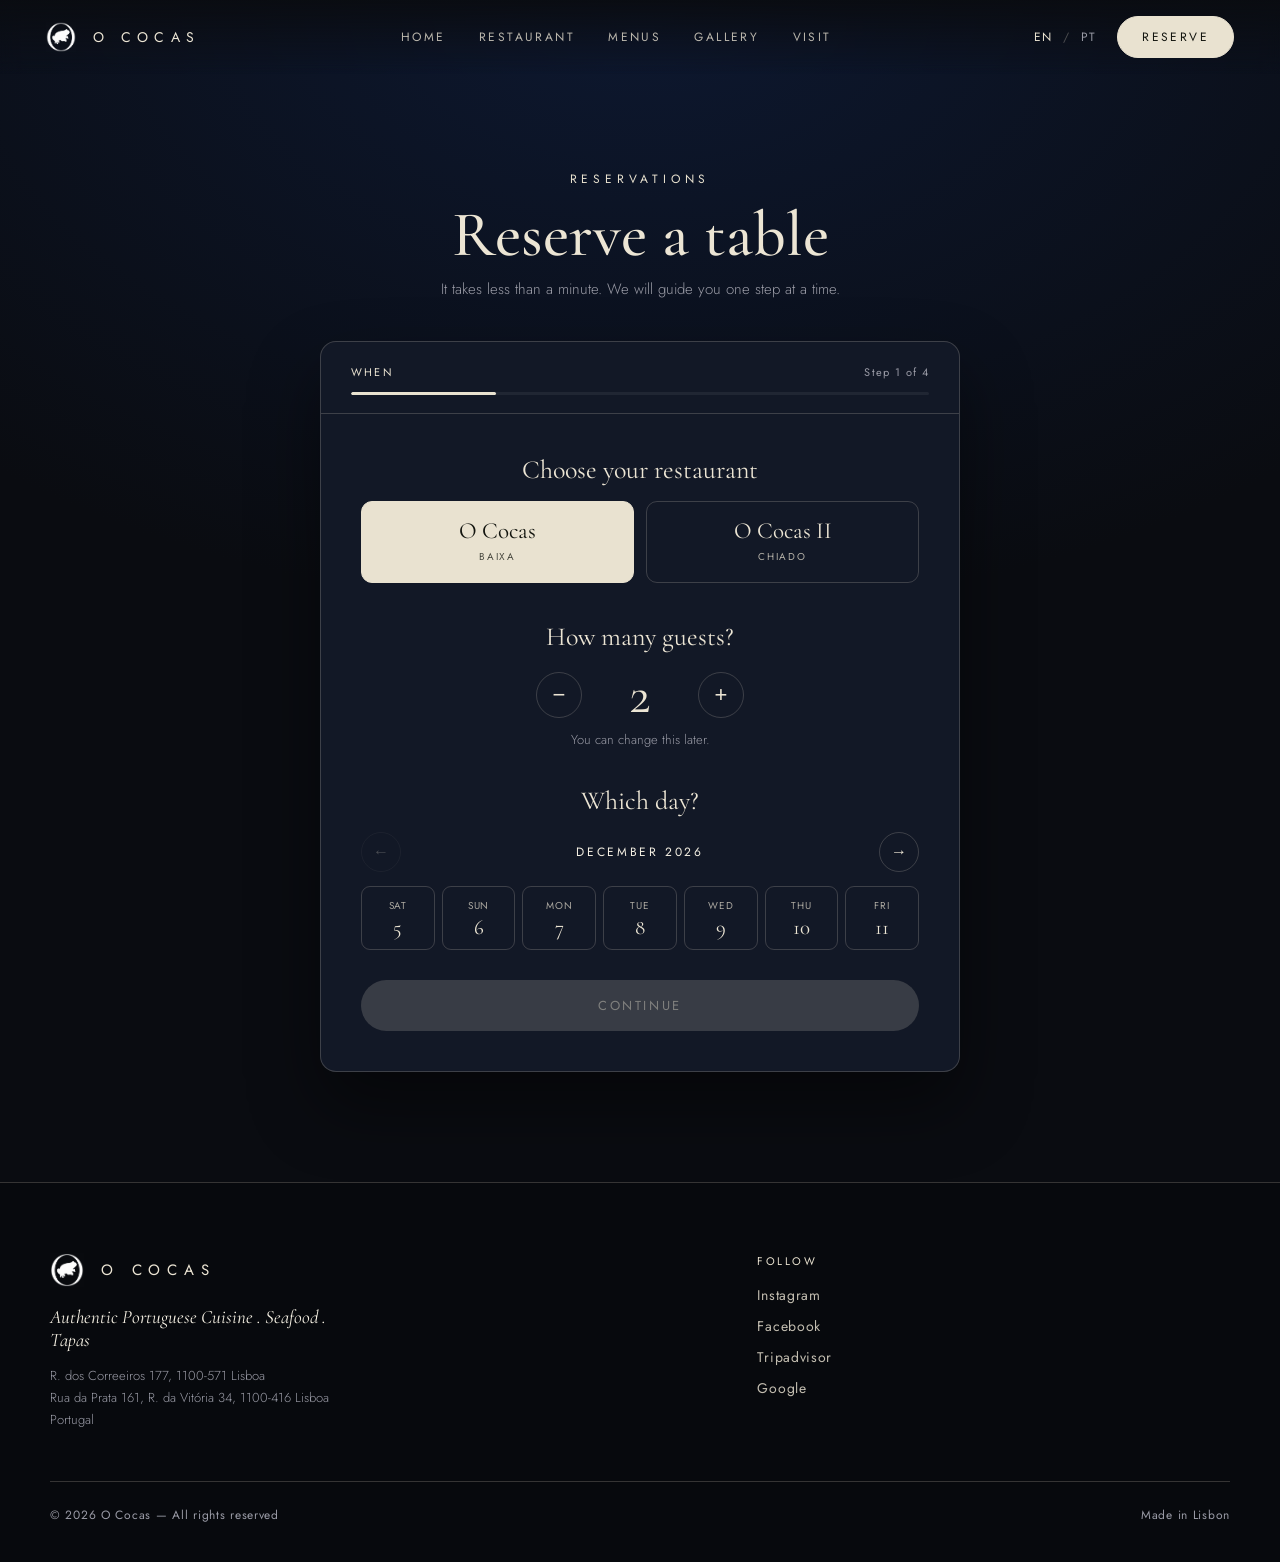
<file: reserve.html>
<!DOCTYPE html>
<html lang="en">
<head>
  <meta charset="utf-8">
  <meta name="viewport" content="width=device-width, initial-scale=1">
  <title>Reserve — O Cocas Lisboa</title>
  <meta name="description" content="Reserve a table at O Cocas, Lisbon.">
  <link rel="icon" href="assets/favicon.ico" sizes="any">
  <link rel="icon" type="image/png" sizes="32x32" href="assets/favicon-32.png">
  <link rel="icon" type="image/png" sizes="16x16" href="assets/favicon-16.png">
  <link rel="icon" type="image/png" sizes="512x512" href="assets/favicon-512.png">
  <link rel="apple-touch-icon" sizes="180x180" href="assets/favicon-180.png">
  <meta name="theme-color" content="#0a0c11">
  <link rel="preconnect" href="https://fonts.googleapis.com">
  <link rel="preconnect" href="https://fonts.gstatic.com" crossorigin>
  <link href="https://fonts.googleapis.com/css2?family=Cormorant+Garamond:ital,wght@0,400;0,500;0,600;1,400;1,500&family=Jost:wght@300;400;500&display=swap" rel="stylesheet">
  <link rel="stylesheet" href="css/ococas.css">
  <style>
    .res-page {
      padding: clamp(120px,15vw,170px) 24px clamp(70px,9vw,110px);
      background: radial-gradient(120% 80% at 50% 0%, #0d1830, var(--bg) 65%);
      min-height: 100vh;
    }
    .res-intro { text-align:center; max-width:640px; margin: 0 auto 14px; }
    .res-intro .oc-kicker { margin-bottom:0; }
    .res-intro h1 {
      font-family:'Cormorant Garamond',Georgia,serif; font-weight:500;
      font-size:clamp(38px,5.5vw,64px); line-height:1.02; margin:14px 0 10px;
    }
    .res-intro p { font-family:'Jost',sans-serif; font-weight:300; font-size:15px; color:var(--muted); line-height:1.7; }
    .confirm-step { text-align:center; padding:10px 0; }
    .oc-wizard__body > .oc-wizard__step > * + * { margin-top: 0; }
  </style>
</head>
<body>

<nav class="oc-nav">
  <a href="index.html" class="oc-nav__logo">
    <img src="assets/logo-white.png" alt="O Cocas">
    <span class="oc-nav__wordmark">O Cocas</span>
  </a>
  <div class="oc-nav__links">
    <a href="index.html" class="oc-nav__link" data-en="Home" data-pt="Início">Home</a>
    <a href="about.html" class="oc-nav__link" data-en="Restaurant" data-pt="Restaurante">Restaurant</a>
    <a href="menus.html" class="oc-nav__link" data-en="Menus" data-pt="Menus">Menus</a>
    <a href="gallery.html" class="oc-nav__link" data-en="Gallery" data-pt="Galeria">Gallery</a>
    <a href="visit.html" class="oc-nav__link" data-en="Visit" data-pt="Visite">Visit</a>
  </div>
  <div class="oc-nav__right">
    <div class="oc-nav__lang">
      <button data-lang="en" class="active">EN</button>
      <span class="oc-nav__lang-sep">/</span>
      <button data-lang="pt">PT</button>
    </div>
    <a href="reserve.html" class="oc-btn-reserve filled" data-en="Reserve" data-pt="Reservar">Reserve</a>
  </div>
  <button class="oc-nav__burger" aria-label="Menu">&#9776;</button>
</nav>

<div class="oc-nav__mobile-menu">
  <button class="oc-nav__mobile-close">&#10005;</button>
  <a href="about.html" class="oc-nav__link" data-en="Restaurant" data-pt="Restaurante">Restaurant</a>
  <a href="menus.html" class="oc-nav__link" data-en="Menus" data-pt="Menus">Menus</a>
  <a href="gallery.html" class="oc-nav__link" data-en="Gallery" data-pt="Galeria">Gallery</a>
  <a href="visit.html" class="oc-nav__link" data-en="Visit" data-pt="Visite">Visit</a>
</div>

<section class="res-page">
  <div class="res-intro">
    <div class="oc-kicker" data-en="Reservations" data-pt="Reservas">Reservations</div>
    <h1 data-en="Reserve a table" data-pt="Reserve a sua mesa">Reserve a table</h1>
    <p data-en="It takes less than a minute. We will guide you one step at a time." data-pt="Demora menos de um minuto. Guiamos um passo de cada vez.">It takes less than a minute. We will guide you one step at a time.</p>
  </div>

  <div class="oc-wizard">
    <!-- Progress Header -->
    <div class="oc-wizard__header">
      <div class="oc-wizard__step-row">
        <span class="oc-wizard__step-label" id="step-label">When</span>
        <span class="oc-wizard__step-count" id="step-count">Step 1 of 4</span>
      </div>
      <div class="oc-wizard__progress-track">
        <div class="oc-wizard__progress-bar" id="progress-bar" style="width:25%;"></div>
      </div>
    </div>

    <div class="oc-wizard__body">

      <!-- ===== STEP 1: Location + Guests + Date ===== -->
      <div class="oc-wizard__step active" id="step-1">
        <div class="oc-wizard__q" data-en="Choose your restaurant" data-pt="Escolha o seu restaurante">Choose your restaurant</div>
        <div class="oc-loc-grid" id="loc-grid"></div>

        <div class="oc-wizard__q" data-en="How many guests?" data-pt="Quantas pessoas?">How many guests?</div>
        <div class="oc-stepper">
          <button class="oc-stepper__btn" id="dec-btn" aria-label="Decrease guests">&#8722;</button>
          <div class="oc-stepper__val" id="guests-val">2</div>
          <button class="oc-stepper__btn" id="inc-btn" aria-label="Increase guests">&#43;</button>
        </div>
        <div class="oc-stepper__help" id="guests-help"></div>

        <div class="oc-wizard__q" data-en="Which day?" data-pt="Que dia?">Which day?</div>
        <div class="oc-week-nav">
          <button class="oc-week-nav__btn" id="prev-week-btn" disabled>&#8592;</button>
          <span class="oc-week-nav__month" id="month-label"></span>
          <button class="oc-week-nav__btn" id="next-week-btn">&#8594;</button>
        </div>
        <div class="oc-day-grid" id="day-grid"></div>

        <button class="oc-wizard-cta" id="step1-cta" disabled
                data-en="Continue" data-pt="Continuar">Continue</button>
      </div>

      <!-- ===== STEP 2: Time ===== -->
      <div class="oc-wizard__step" id="step-2">
        <div class="oc-recap" id="recap-2">
          <span class="oc-recap__text" id="recap-text-2"></span>
          <button class="oc-recap__edit" data-step="1" data-en="Edit" data-pt="Alterar">Edit</button>
        </div>

        <div class="oc-wizard__q" data-en="Pick a time" data-pt="Escolha a hora">Pick a time</div>
        <div class="oc-service-tabs" id="service-tabs"></div>
        <div class="oc-slots" id="slot-grid"></div>
        <div class="oc-slot-legend">
          <div class="oc-slot-legend__item"><div class="oc-slot-legend__dot oc-slot-legend__dot--open"></div><span data-en="Available" data-pt="Disponível">Available</span></div>
          <div class="oc-slot-legend__item"><div class="oc-slot-legend__dot oc-slot-legend__dot--full"></div><span data-en="Full" data-pt="Esgotado">Full</span></div>
        </div>
        <div class="oc-wizard-btns">
          <button class="oc-wizard-back" data-step="1" data-en="Back" data-pt="Voltar">Back</button>
          <button class="oc-wizard-next" id="step2-cta" disabled
                  data-en="Continue" data-pt="Continuar">Continue</button>
        </div>
      </div>

      <!-- ===== STEP 3: Details ===== -->
      <div class="oc-wizard__step" id="step-3">
        <div class="oc-recap" id="recap-3">
          <span class="oc-recap__text" id="recap-text-3"></span>
          <button class="oc-recap__edit" data-step="2" data-en="Edit" data-pt="Alterar">Edit</button>
        </div>

        <form id="reservation-form" style="display:grid;gap:18px;">
          <div class="oc-form-field">
            <label class="oc-form-label" for="f-name" data-en="Full name" data-pt="Nome completo">Full name</label>
            <input class="oc-form-input" id="f-name" type="text" autocomplete="name"
                   data-ph-en="Your name" data-ph-pt="O seu nome" placeholder="Your name" required>
          </div>
          <div class="oc-form-grid-2">
            <div class="oc-form-field">
              <label class="oc-form-label" for="f-email" data-en="Email" data-pt="Email">Email</label>
              <input class="oc-form-input" id="f-email" type="email" autocomplete="email"
                     data-ph-en="you@email.com" data-ph-pt="voce@email.com" placeholder="you@email.com" required>
            </div>
            <div class="oc-form-field">
              <label class="oc-form-label" for="f-phone" data-en="Phone" data-pt="Telefone">Phone</label>
              <input class="oc-form-input" id="f-phone" type="tel" autocomplete="tel"
                     data-ph-en="+351 …" data-ph-pt="+351 …" placeholder="+351 …" required>
            </div>
          </div>
          <div class="oc-form-field">
            <div class="oc-form-label" data-en="Occasion" data-pt="Ocasião">Occasion</div>
            <div class="oc-occ-chips" id="occ-chips"></div>
          </div>
          <div class="oc-form-field">
            <label class="oc-form-label" for="f-notes" data-en="Special requests (optional)" data-pt="Pedidos especiais (opcional)">Special requests (optional)</label>
            <textarea class="oc-form-input" id="f-notes" rows="2" style="resize:vertical;"
                      data-ph-en="Allergies, seating, celebrations…" data-ph-pt="Alergias, mesa, celebrações…"
                      placeholder="Allergies, seating, celebrations…"></textarea>
          </div>
        </form>

        <div class="oc-hold-note">
          <span class="oc-hold-note__icon">&#9432;</span>
          <span data-en="Parties of up to 4 are confirmed instantly by email. For parties of 5 or more, our team will call you to confirm."
                data-pt="Grupos até 4 pessoas são confirmados de imediato por email. Para grupos de 5 ou mais, a nossa equipa liga para confirmar.">Parties of up to 4 are confirmed instantly by email. For parties of 5 or more, our team will call you to confirm.</span>
        </div>
        <div class="oc-wizard-btns">
          <button class="oc-wizard-back" data-step="2" data-en="Back" data-pt="Voltar">Back</button>
          <button class="oc-wizard-next" id="step3-cta"
                  data-en="Confirm reservation" data-pt="Confirmar reserva">Confirm reservation</button>
        </div>
      </div>

      <!-- ===== STEP 4: Confirmation ===== -->
      <div class="oc-wizard__step confirm-step" id="step-4">
        <div class="oc-confirm-icon">&#10003;</div>
        <h2 id="confirm-title" style="font-family:'Cormorant Garamond',Georgia,serif;font-weight:500;font-size:36px;margin:0 0 12px;"
            data-en="Table reserved" data-pt="Mesa reservada">Table reserved</h2>
        <p id="confirm-desc" style="font-family:'Jost',sans-serif;font-weight:300;font-size:15px;color:var(--muted);margin:0 auto 26px;max-width:430px;line-height:1.7;"
           data-en="A confirmation is on its way to your inbox. We look forward to welcoming you to O Cocas."
           data-pt="A confirmação está a caminho do seu email. Será um prazer recebê-lo em O Cocas.">A confirmation is on its way to your inbox. We look forward to welcoming you to O Cocas.</p>
        <div class="oc-confirm-ref" id="confirm-ref-box">
          <span class="oc-confirm-ref__label" data-en="Reservation" data-pt="Reserva">Reservation</span>
          <span class="oc-confirm-ref__code" id="ref-code"></span>
        </div>
        <div style="font-family:'Cormorant Garamond',Georgia,serif;font-size:20px;color:var(--gold2);margin-bottom:32px;" id="recap-full"></div>
        <div style="display:flex;gap:14px;justify-content:center;flex-wrap:wrap;">
          <button class="oc-btn oc-btn--ghost" id="another-btn" style="font-size:12px;padding:14px 30px;"
                  data-en="Make another" data-pt="Nova reserva">Make another</button>
          <a href="index.html" class="oc-btn oc-btn--ghost" style="font-size:12px;padding:14px 30px;"
             data-en="Back to home" data-pt="Voltar ao início">Back to home</a>
        </div>
      </div>

    </div><!-- /wizard body -->
  </div><!-- /wizard -->
</section>

<!-- ===== FOOTER ===== -->
<footer class="oc-footer">
  <div class="oc-footer__grid">
    <div>
      <a href="index.html" class="oc-footer__logo">
        <img src="assets/logo-white.png" alt="O Cocas">
        <span class="oc-footer__wordmark">O Cocas</span>
      </a>
      <p class="oc-footer__tagline" data-en="Authentic Portuguese Cuisine . Seafood . Tapas" data-pt="Cozinha Portuguesa Autêntica . Marisco . Petiscos">Authentic Portuguese Cuisine . Seafood . Tapas</p>
      <p class="oc-footer__addr">R. dos Correeiros 177, 1100-571 Lisboa<br>Rua da Prata 161, R. da Vitória 34, 1100-416 Lisboa<br>Portugal</p>
    </div>
    <div>
      <div class="oc-footer__section-label" data-en="Follow" data-pt="Siga-nos">Follow</div>
      <div class="oc-footer__social">
        <a href="https://www.instagram.com/ococaslisboa/" target="_blank" rel="noopener">Instagram</a>
        <a href="https://www.facebook.com/profile.php?id=61591634767739" target="_blank" rel="noopener">Facebook</a>
        <a href="https://www.tripadvisor.co.uk/Restaurant_Review-g189158-d33407687-Reviews-O_Cocas_Ii-Lisbon_Lisbon_District_Central_Portugal.html" target="_blank" rel="noopener">Tripadvisor</a>
        <a href="https://share.google/Pcpmuv8qlRn83Juv9" target="_blank" rel="noopener">Google</a>
      </div>
    </div>
  </div>
  <div class="oc-footer__bottom">
    <span data-en="© 2026 O Cocas — All rights reserved" data-pt="© 2026 O Cocas — Todos os direitos reservados">© 2026 O Cocas — All rights reserved</span>
    <span data-en="Made in Lisbon" data-pt="Feito em Lisboa">Made in Lisbon</span>
  </div>
</footer>

<script src="js/ococas.js"></script>
<script>
// ===== STATE =====
const S = {
  step: 1, lang: 'en',
  location: 'ococas', guests: 2,
  weekOffset: 0, date: null,
  service: 'dinner', slot: null,
  occasion: 'none'
};

const LOCS = [
  { k:'ococas',   name:'O Cocas',     area:{ en:'Baixa',        pt:'Baixa' } },
  { k:'ococas2', name:'O Cocas II',  area:{ en:'Chiado',        pt:'Chiado' } }
];
const OCC = [
  { k:'none',        en:'None',        pt:'Nenhuma'   },
  { k:'birthday',    en:'Birthday',    pt:'Aniversário'},
  { k:'anniversary', en:'Anniversary', pt:'Bodas'     },
  { k:'business',    en:'Business',    pt:'Negócios'  },
  { k:'celebration', en:'Celebration', pt:'Celebração'}
];

const DOW_EN = ['Sun','Mon','Tue','Wed','Thu','Fri','Sat'];
const DOW_PT = ['Dom','Seg','Ter','Qua','Qui','Sex','Sáb'];
const MON_EN = ['January','February','March','April','May','June','July','August','September','October','November','December'];
const MON_PT = ['Janeiro','Fevereiro','Março','Abril','Maio','Junho','Julho','Agosto','Setembro','Outubro','Novembro','Dezembro'];
const MON_SH_EN = ['Jan','Feb','Mar','Apr','May','Jun','Jul','Aug','Sep','Oct','Nov','Dec'];
const MON_SH_PT = ['Jan','Fev','Mar','Abr','Mai','Jun','Jul','Ago','Set','Out','Nov','Dez'];

const STEP_LABELS = {
  en: ['When','Time','Details','Done'],
  pt: ['Quando','Hora','Dados','Concluído']
};

// ===== HELPERS =====
function fmtDate(iso) {
  if (!iso) return '—';
  const dt = new Date(iso + 'T00:00:00');
  const lang = S.lang;
  return (lang==='pt'?DOW_PT:DOW_EN)[dt.getDay()] + ', ' + dt.getDate() + ' ' + (lang==='pt'?MON_SH_PT:MON_SH_EN)[dt.getMonth()];
}
function guestWord(n) {
  const lang = S.lang;
  return lang==='pt' ? (n===1?'pessoa':'pessoas') : (n===1?'guest':'guests');
}
function getLocName(k) {
  return (LOCS.find(l=>l.k===k)||LOCS[0]).name;
}
function recapShort() {
  const g = (S.guests>=8?'8+':S.guests) + ' ' + guestWord(S.guests);
  return getLocName(S.location) + ' · ' + fmtDate(S.date) + ' · ' + g;
}
function recapFull() {
  return recapShort() + (S.slot ? ' · ' + S.slot : '');
}

// ===== STEP MANAGEMENT =====
function goStep(n) {
  document.getElementById('step-' + S.step).classList.remove('active');
  S.step = n;
  document.getElementById('step-' + S.step).classList.add('active');
  updateProgress();
  applyLangToWizard();
}
function updateProgress() {
  const labels = STEP_LABELS[S.lang];
  document.getElementById('step-label').textContent = labels[S.step - 1];
  document.getElementById('step-count').textContent = (S.lang==='pt'?'Passo ':'Step ') + S.step + (S.lang==='pt'?' de 4':' of 4');
  document.getElementById('progress-bar').style.width = (S.step/4*100) + '%';
}

// ===== RENDER =====
function renderLocGrid() {
  const lang = S.lang;
  document.getElementById('loc-grid').innerHTML = LOCS.map(L => `
    <button class="oc-loc-btn${S.location===L.k?' active':''}" data-loc="${L.k}">
      <span class="oc-loc-btn__name">${L.name}</span>
      <span class="oc-loc-btn__area">${L.area[lang]}</span>
    </button>`).join('');
  document.querySelectorAll('.oc-loc-btn').forEach(btn => {
    btn.addEventListener('click', () => { S.location = btn.dataset.loc; S.slot = null; renderLocGrid(); renderSlots(); });
  });
}

function renderGuestsUI() {
  const lang = S.lang;
  document.getElementById('guests-val').textContent = S.guests >= 8 ? '8+' : S.guests;
  document.getElementById('dec-btn').disabled = S.guests <= 1;
  document.getElementById('inc-btn').disabled = S.guests >= 8;
  document.getElementById('guests-help').textContent = S.guests > 4
    ? (lang==='pt'?'Para grupos de 5 ou mais, ligamos para confirmar a reserva.':'For parties of 5 or more, we will call you to confirm.')
    : (lang==='pt'?'Pode alterar mais tarde.':'You can change this later.');
}

function renderWeek() {
  const lang = S.lang;
  const today = new Date(); today.setHours(0,0,0,0);
  const base = new Date(today); base.setDate(today.getDate() + S.weekOffset * 7);
  const days = [];
  for (let i = 0; i < 7; i++) {
    const dt = new Date(base); dt.setDate(base.getDate() + i);
    const iso = dt.getFullYear() + '-' + String(dt.getMonth()+1).padStart(2,'0') + '-' + String(dt.getDate()).padStart(2,'0');
    days.push({ iso, num: dt.getDate(), dow: (lang==='pt'?DOW_PT:DOW_EN)[dt.getDay()], sel: iso===S.date });
  }
  const lastDt = new Date(base); lastDt.setDate(base.getDate()+6);
  const fm = base.getMonth(), lm = lastDt.getMonth();
  const monLabel = fm===lm
    ? (lang==='pt'?MON_PT:MON_EN)[fm] + ' ' + base.getFullYear()
    : (lang==='pt'?MON_SH_PT:MON_SH_EN)[fm] + ' – ' + (lang==='pt'?MON_SH_PT:MON_SH_EN)[lm] + ' ' + lastDt.getFullYear();
  document.getElementById('month-label').textContent = monLabel;
  document.getElementById('prev-week-btn').disabled = S.weekOffset <= 0;
  document.getElementById('next-week-btn').disabled = S.weekOffset >= 3;
  document.getElementById('day-grid').innerHTML = days.map(d => `
    <button class="oc-day-btn${d.sel?' active':''}" data-iso="${d.iso}">
      <span class="oc-day-btn__dow">${d.dow}</span>
      <span class="oc-day-btn__num">${d.num}</span>
    </button>`).join('');
  document.querySelectorAll('.oc-day-btn').forEach(btn => {
    btn.addEventListener('click', () => { S.date = btn.dataset.iso; S.slot = null; renderWeek(); updateStep1Cta(); renderSlots(); });
  });
}

function updateStep1Cta() {
  document.getElementById('step1-cta').disabled = !S.date;
}

function renderServiceTabs() {
  const lang = S.lang;
  const tabs = [ {k:'lunch',en:'Lunch',pt:'Almoço'}, {k:'dinner',en:'Dinner',pt:'Jantar'} ];
  document.getElementById('service-tabs').innerHTML = tabs.map(t => `
    <button class="oc-tab${S.service===t.k?' active':''}" data-svc="${t.k}">${t[lang]}</button>`).join('');
  document.querySelectorAll('#service-tabs .oc-tab').forEach(btn => {
    btn.addEventListener('click', () => { S.service = btn.dataset.svc; S.slot = null; renderServiceTabs(); renderSlots(); updateStep2Cta(); });
  });
}

function renderSlots() {
  const times = S.service==='lunch'
    ? ['11:00','12:00','13:00','14:00','15:00']
    : ['16:00','17:00','18:00','19:00','20:00','21:00'];
  const noteMap = { full:{en:'Full',pt:'Esgotado'}, open:{en:'',pt:''}, na:{en:'',pt:''} };
  const lang = S.lang;
  document.getElementById('slot-grid').innerHTML = times.map(time => {
    const st = slotStatus(S.date, S.guests, time, S.location);
    const sel = S.slot===time;
    let cls = 'oc-slot';
    if (st==='full') cls += ' full';
    if (sel) cls += ' active';
    return `<button class="${cls}" data-time="${time}" data-status="${st}">
      <span class="oc-slot__time">${time}</span>
      <span class="oc-slot__note">${noteMap[st][lang]}</span>
    </button>`;
  }).join('');
  document.querySelectorAll('.oc-slot:not(.full)').forEach(btn => {
    btn.addEventListener('click', () => { S.slot = btn.dataset.time; renderSlots(); updateStep2Cta(); });
  });
}

function updateStep2Cta() {
  document.getElementById('step2-cta').disabled = !S.slot;
}

function renderOccasions() {
  const lang = S.lang;
  document.getElementById('occ-chips').innerHTML = OCC.map(o => `
    <button class="oc-occ-chip${S.occasion===o.k?' active':''}" data-occ="${o.k}">${o[lang]}</button>`).join('');
  document.querySelectorAll('.oc-occ-chip').forEach(btn => {
    btn.addEventListener('click', () => { S.occasion = btn.dataset.occ; renderOccasions(); });
  });
}

function renderConfirmStep() {
  const lang = S.lang;
  const bigParty = S.guests > 4;
  const title = document.getElementById('confirm-title');
  const desc = document.getElementById('confirm-desc');
  const refBox = document.getElementById('confirm-ref-box');
  if (bigParty) {
    title.textContent = lang==='pt' ? 'Pedido recebido' : 'Request received';
    desc.textContent = lang==='pt'
      ? 'Obrigado pelo seu pedido. Como é um grupo de 5 ou mais pessoas, a nossa equipa vai ligar-lhe em breve para confirmar a mesa.'
      : 'Thank you for your request. As your party is 5 or more, our team will call you shortly to confirm your table.';
    refBox.style.display = 'none';
  } else {
    title.textContent = lang==='pt' ? 'Mesa reservada' : 'Table reserved';
    desc.textContent = lang==='pt'
      ? 'A confirmação está a caminho do seu email. Será um prazer recebê-lo em O Cocas.'
      : 'A confirmation is on its way to your inbox. We look forward to welcoming you to O Cocas.';
    refBox.style.display = '';
  }
}

function updateRecaps() {
  const el2 = document.getElementById('recap-text-2');
  const el3 = document.getElementById('recap-text-3');
  const rf = document.getElementById('recap-full');
  if (el2) el2.textContent = recapShort();
  if (el3) el3.textContent = recapFull();
  if (rf) rf.textContent = recapFull();
}

// ===== APPLY LANG TO DYNAMIC WIZARD CONTENT =====
function applyLangToWizard() {
  updateProgress();
  renderLocGrid();
  renderGuestsUI();
  renderWeek();
  renderServiceTabs();
  renderSlots();
  renderOccasions();
  updateRecaps();
  renderConfirmStep();
}

// ===== EVENTS =====
document.getElementById('dec-btn').addEventListener('click', () => {
  if (S.guests > 1) { S.guests--; S.slot = null; renderGuestsUI(); renderSlots(); }
});
document.getElementById('inc-btn').addEventListener('click', () => {
  if (S.guests < 8) { S.guests++; S.slot = null; renderGuestsUI(); renderSlots(); }
});
document.getElementById('prev-week-btn').addEventListener('click', () => {
  if (S.weekOffset > 0) { S.weekOffset--; renderWeek(); }
});
document.getElementById('next-week-btn').addEventListener('click', () => {
  if (S.weekOffset < 3) { S.weekOffset++; renderWeek(); }
});
document.getElementById('step1-cta').addEventListener('click', () => {
  if (!S.date) return; updateRecaps(); goStep(2);
});
document.getElementById('step2-cta').addEventListener('click', () => {
  if (!S.slot) return; updateRecaps(); goStep(3);
});

document.getElementById('step3-cta').addEventListener('click', () => {
  const name  = document.getElementById('f-name').value.trim();
  const email = document.getElementById('f-email').value.trim();
  const phone = document.getElementById('f-phone').value.trim();
  if (!name || !email || !phone) {
    document.getElementById('reservation-form').reportValidity(); return;
  }
  // Send to PHP handler
  const formData = new FormData();
  formData.append('name', name);
  formData.append('email', email);
  formData.append('phone', phone);
  formData.append('location', getLocName(S.location));
  formData.append('date', S.date);
  formData.append('service', S.service);
  formData.append('slot', S.slot);
  formData.append('guests', S.guests);
  formData.append('occasion', S.occasion);
  formData.append('notes', document.getElementById('f-notes').value.trim());
  const ref = randRef();
  formData.append('ref', ref);

  fetch('php/reservation.php', { method:'POST', body:formData })
    .catch(() => {}); // Fire-and-forget; confirmation shows regardless

  document.getElementById('ref-code').textContent = ref;
  updateRecaps();
  renderConfirmStep();
  goStep(4);
});

document.getElementById('another-btn').addEventListener('click', () => {
  S.step = 1; S.date = null; S.slot = null;
  S.occasion = 'none'; S.guests = 2; S.weekOffset = 0;
  document.getElementById('f-name').value = '';
  document.getElementById('f-email').value = '';
  document.getElementById('f-phone').value = '';
  document.getElementById('f-notes').value = '';
  document.getElementById('step-4').classList.remove('active');
  document.getElementById('step-1').classList.add('active');
  applyLangToWizard();
  updateStep1Cta();
});

// Recap edit buttons and back buttons
document.querySelectorAll('[data-step]').forEach(btn => {
  btn.addEventListener('click', () => goStep(parseInt(btn.dataset.step)));
});

// ===== LANGUAGE HOOK =====
window.onLangChange = function(lang) {
  S.lang = lang;
  applyLangToWizard();
};

// ===== INIT =====
document.addEventListener('DOMContentLoaded', () => {
  S.lang = getLang();
  applyLangToWizard();
  updateStep1Cta();
  updateStep2Cta();
});
</script>
</body>
</html>
</file>
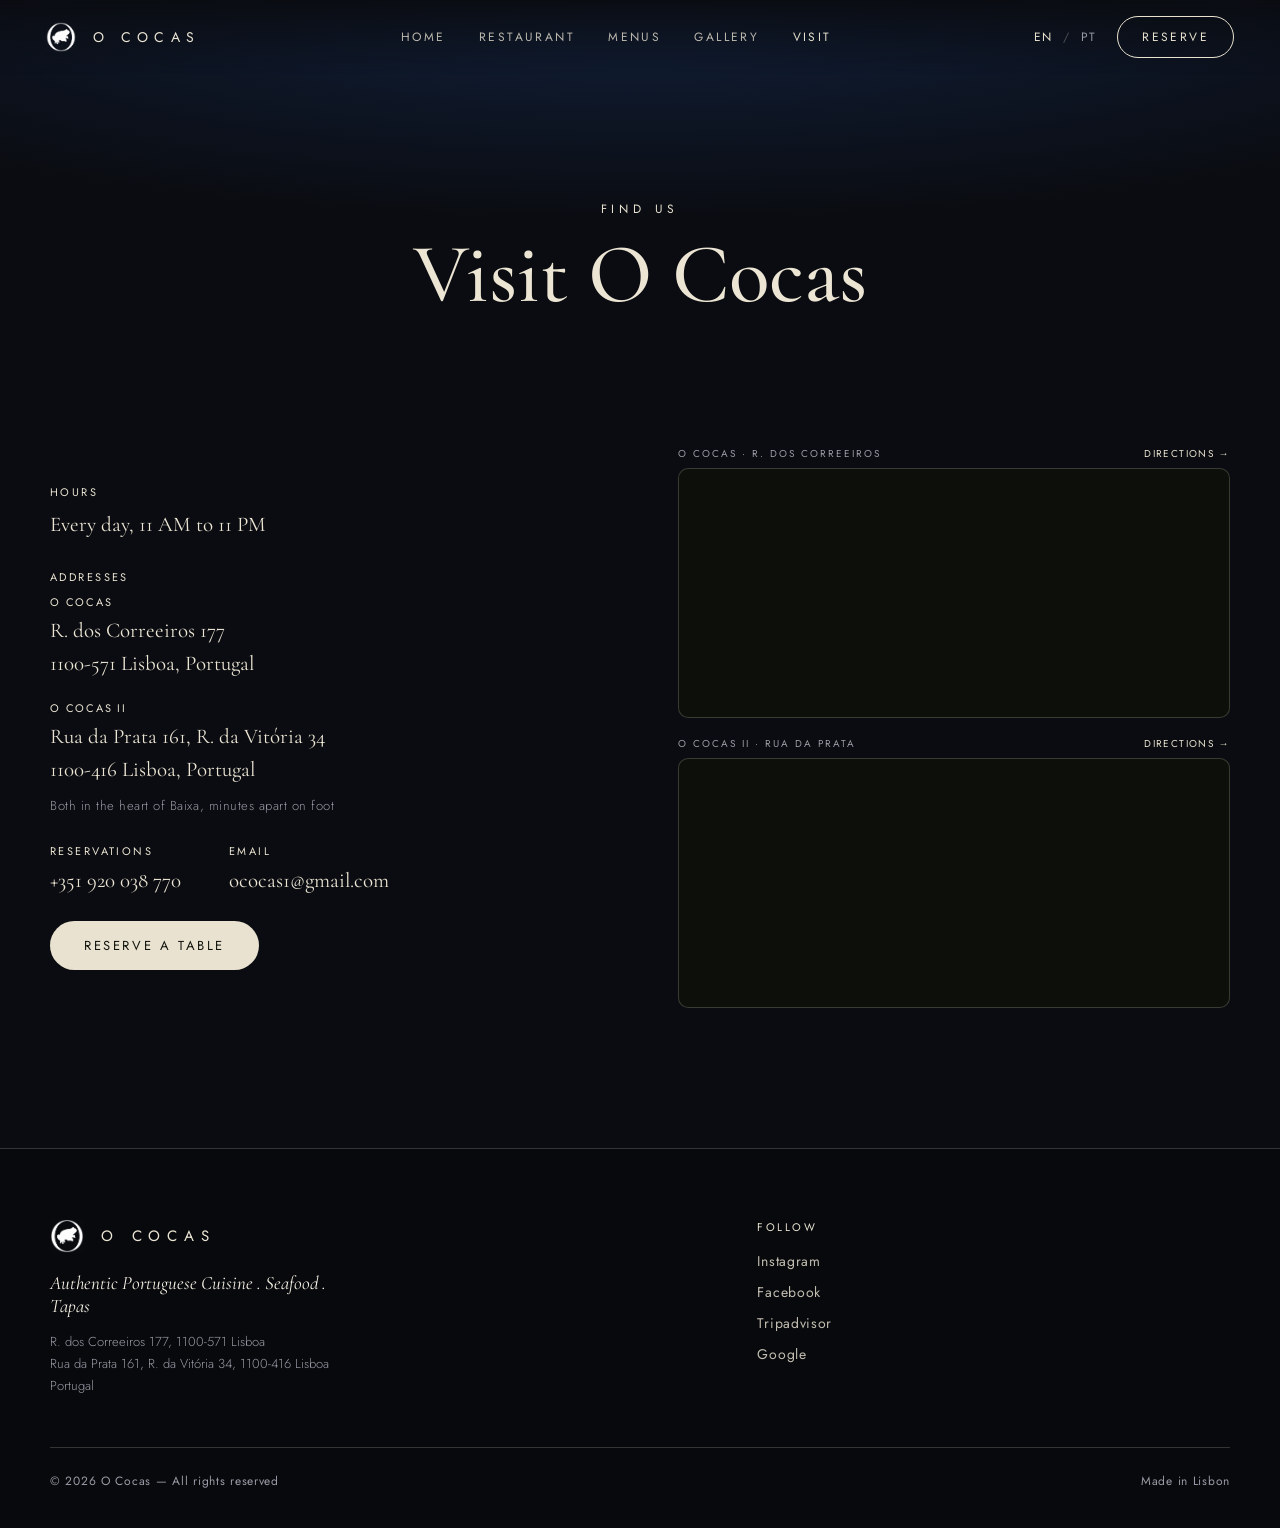
<file: visit.html>
<!DOCTYPE html>
<html lang="en">
<head>
  <meta charset="utf-8">
  <meta name="viewport" content="width=device-width, initial-scale=1">
  <title>Visit — O Cocas Lisboa</title>
  <meta name="description" content="Opening hours, address and contact for O Cocas, Baixa, Lisbon.">
  <link rel="icon" href="assets/favicon.ico" sizes="any">
  <link rel="icon" type="image/png" sizes="32x32" href="assets/favicon-32.png">
  <link rel="icon" type="image/png" sizes="16x16" href="assets/favicon-16.png">
  <link rel="icon" type="image/png" sizes="512x512" href="assets/favicon-512.png">
  <link rel="apple-touch-icon" sizes="180x180" href="assets/favicon-180.png">
  <meta name="theme-color" content="#0a0c11">
  <link rel="preconnect" href="https://fonts.googleapis.com">
  <link rel="preconnect" href="https://fonts.gstatic.com" crossorigin>
  <link href="https://fonts.googleapis.com/css2?family=Cormorant+Garamond:ital,wght@0,400;0,500;0,600;1,400;1,500&family=Jost:wght@300;400;500&display=swap" rel="stylesheet">
  <link rel="stylesheet" href="css/ococas.css">
</head>
<body>

<nav class="oc-nav">
  <a href="index.html" class="oc-nav__logo">
    <img src="assets/logo-white.png" alt="O Cocas">
    <span class="oc-nav__wordmark">O Cocas</span>
  </a>
  <div class="oc-nav__links">
    <a href="index.html" class="oc-nav__link" data-en="Home" data-pt="Início">Home</a>
    <a href="about.html" class="oc-nav__link" data-en="Restaurant" data-pt="Restaurante">Restaurant</a>
    <a href="menus.html" class="oc-nav__link" data-en="Menus" data-pt="Menus">Menus</a>
    <a href="gallery.html" class="oc-nav__link" data-en="Gallery" data-pt="Galeria">Gallery</a>
    <a href="visit.html" class="oc-nav__link active" data-en="Visit" data-pt="Visite">Visit</a>
  </div>
  <div class="oc-nav__right">
    <div class="oc-nav__lang">
      <button data-lang="en" class="active">EN</button>
      <span class="oc-nav__lang-sep">/</span>
      <button data-lang="pt">PT</button>
    </div>
    <a href="reserve.html" class="oc-btn-reserve" data-en="Reserve" data-pt="Reservar">Reserve</a>
  </div>
  <button class="oc-nav__burger" aria-label="Menu">&#9776;</button>
</nav>

<div class="oc-nav__mobile-menu">
  <button class="oc-nav__mobile-close">&#10005;</button>
  <a href="about.html" class="oc-nav__link" data-en="Restaurant" data-pt="Restaurante">Restaurant</a>
  <a href="menus.html" class="oc-nav__link" data-en="Menus" data-pt="Menus">Menus</a>
  <a href="gallery.html" class="oc-nav__link" data-en="Gallery" data-pt="Galeria">Gallery</a>
  <a href="visit.html" class="oc-nav__link" data-en="Visit" data-pt="Visite">Visit</a>
  <a href="reserve.html" class="oc-btn-reserve" data-en="Reserve a Table" data-pt="Reservar Mesa">Reserve a Table</a>
</div>

<section class="oc-page-header">
  <div class="oc-kicker" data-en="Find Us" data-pt="Encontre-nos">Find Us</div>
  <h1 data-en="Visit O Cocas" data-pt="Visite O Cocas">Visit O Cocas</h1>
</section>

<section class="oc-section" style="padding-top:clamp(40px,6vw,70px);">
  <div class="oc-container">
    <div class="oc-two-col oc-two-col--stretch">
      <div style="display:flex;flex-direction:column;justify-content:center;">
        <div style="display:grid;gap:28px;">
          <div>
            <div style="font-family:'Jost',sans-serif;text-transform:uppercase;letter-spacing:.22em;font-size:11px;color:var(--gold);margin-bottom:9px;"
                 data-en="Hours" data-pt="Horário">Hours</div>
            <div style="font-family:'Cormorant Garamond',Georgia,serif;font-size:21px;line-height:1.55;">
              <span data-en="Every day, 11 AM to 11 PM" data-pt="Todos os dias, 11h às 23h">Every day, 11 AM to 11 PM</span>
            </div>
          </div>
          <div>
            <div style="font-family:'Jost',sans-serif;text-transform:uppercase;letter-spacing:.22em;font-size:11px;color:var(--gold);margin-bottom:9px;"
                 data-en="Addresses" data-pt="Moradas">Addresses</div>
            <div style="display:grid;gap:20px;">
              <div>
                <div style="font-family:'Jost',sans-serif;text-transform:uppercase;letter-spacing:.16em;font-size:11px;color:var(--ink);margin-bottom:5px;">O Cocas</div>
                <div style="font-family:'Cormorant Garamond',Georgia,serif;font-size:21px;line-height:1.55;">
                  R. dos Correeiros 177<br>1100-571 Lisboa, Portugal
                </div>
              </div>
              <div>
                <div style="font-family:'Jost',sans-serif;text-transform:uppercase;letter-spacing:.16em;font-size:11px;color:var(--ink);margin-bottom:5px;">O Cocas II</div>
                <div style="font-family:'Cormorant Garamond',Georgia,serif;font-size:21px;line-height:1.55;">
                  Rua da Prata 161, R. da Vitória 34<br>1100-416 Lisboa, Portugal
                </div>
              </div>
            </div>
            <div style="font-family:'Jost',sans-serif;font-weight:300;font-size:13px;color:var(--muted);margin-top:10px;letter-spacing:.04em;"
                 data-en="Both in the heart of Baixa, minutes apart on foot" data-pt="Ambos no coração da Baixa, a minutos de distância a pé">Both in the heart of Baixa, minutes apart on foot</div>
          </div>
          <div style="display:flex;gap:48px;flex-wrap:wrap;">
            <div>
              <div style="font-family:'Jost',sans-serif;text-transform:uppercase;letter-spacing:.22em;font-size:11px;color:var(--gold);margin-bottom:9px;"
                   data-en="Reservations" data-pt="Reservas">Reservations</div>
              <div style="font-family:'Cormorant Garamond',Georgia,serif;font-size:21px;">+351 920 038 770</div>
            </div>
            <div>
              <div style="font-family:'Jost',sans-serif;text-transform:uppercase;letter-spacing:.22em;font-size:11px;color:var(--gold);margin-bottom:9px;">Email</div>
              <div style="font-family:'Cormorant Garamond',Georgia,serif;font-size:21px;">ococas1@gmail.com</div>
            </div>
          </div>
          <a href="reserve.html" class="oc-btn oc-btn--primary" style="justify-self:start;padding:15px 34px;font-size:13px;"
             data-en="Reserve a Table" data-pt="Reservar Mesa">Reserve a Table</a>
        </div>
      </div>
      <div style="display:grid;gap:18px;">
        <div>
          <div style="display:flex;align-items:baseline;justify-content:space-between;gap:12px;margin-bottom:7px;">
            <span style="font-family:'Jost',sans-serif;text-transform:uppercase;letter-spacing:.2em;font-size:10px;color:var(--muted);">O Cocas &middot; R. dos Correeiros</span>
            <a href="https://maps.app.goo.gl/rYHxFEYxdhVqHSgx8" target="_blank" rel="noopener"
               style="font-family:'Jost',sans-serif;text-transform:uppercase;letter-spacing:.14em;font-size:10px;color:var(--gold);text-decoration:none;white-space:nowrap;"
               data-en="Directions →" data-pt="Direções →">Directions →</a>
          </div>
          <div class="oc-map" style="height:250px;">
            <iframe src="https://www.google.com/maps?cid=15303524578494387103&output=embed"
                    title="O Cocas location map" loading="lazy" referrerpolicy="no-referrer-when-downgrade" allowfullscreen></iframe>
          </div>
        </div>
        <div>
          <div style="display:flex;align-items:baseline;justify-content:space-between;gap:12px;margin-bottom:7px;">
            <span style="font-family:'Jost',sans-serif;text-transform:uppercase;letter-spacing:.2em;font-size:10px;color:var(--muted);">O Cocas II &middot; Rua da Prata</span>
            <a href="https://maps.app.goo.gl/KrpgEsE6j8eRMrrc8" target="_blank" rel="noopener"
               style="font-family:'Jost',sans-serif;text-transform:uppercase;letter-spacing:.14em;font-size:10px;color:var(--gold);text-decoration:none;white-space:nowrap;"
               data-en="Directions →" data-pt="Direções →">Directions →</a>
          </div>
          <div class="oc-map" style="height:250px;">
            <iframe src="https://www.google.com/maps?cid=15028402245957941606&output=embed"
                    title="O Cocas II location map" loading="lazy" referrerpolicy="no-referrer-when-downgrade" allowfullscreen></iframe>
          </div>
        </div>
      </div>
    </div>
  </div>
</section>

<!-- ===== FOOTER ===== -->
<footer class="oc-footer">
  <div class="oc-footer__grid">
    <div>
      <a href="index.html" class="oc-footer__logo">
        <img src="assets/logo-white.png" alt="O Cocas">
        <span class="oc-footer__wordmark">O Cocas</span>
      </a>
      <p class="oc-footer__tagline" data-en="Authentic Portuguese Cuisine . Seafood . Tapas" data-pt="Cozinha Portuguesa Autêntica . Marisco . Petiscos">Authentic Portuguese Cuisine . Seafood . Tapas</p>
      <p class="oc-footer__addr">R. dos Correeiros 177, 1100-571 Lisboa<br>Rua da Prata 161, R. da Vitória 34, 1100-416 Lisboa<br>Portugal</p>
    </div>
    <div>
      <div class="oc-footer__section-label" data-en="Follow" data-pt="Siga-nos">Follow</div>
      <div class="oc-footer__social">
        <a href="https://www.instagram.com/ococaslisboa/" target="_blank" rel="noopener">Instagram</a>
        <a href="https://www.facebook.com/profile.php?id=61591634767739" target="_blank" rel="noopener">Facebook</a>
        <a href="https://www.tripadvisor.co.uk/Restaurant_Review-g189158-d33407687-Reviews-O_Cocas_Ii-Lisbon_Lisbon_District_Central_Portugal.html" target="_blank" rel="noopener">Tripadvisor</a>
        <a href="https://share.google/Pcpmuv8qlRn83Juv9" target="_blank" rel="noopener">Google</a>
      </div>
    </div>
  </div>
  <div class="oc-footer__bottom">
    <span data-en="© 2026 O Cocas — All rights reserved" data-pt="© 2026 O Cocas — Todos os direitos reservados">© 2026 O Cocas — All rights reserved</span>
    <span data-en="Made in Lisbon" data-pt="Feito em Lisboa">Made in Lisbon</span>
  </div>
</footer>

<script src="js/ococas.js"></script>
</body>
</html>
</file>
<file: css/ococas.css>
/* ===== OCOCAS RESTAURANT — SHARED DESIGN SYSTEM ===== */
:root {
  --bg:    #0a0c11;
  --bg2:   #0d1018;
  --panel: #121826;
  --ink:   #ece5d4;
  --muted: #9a9ba6;
  --gold:  #e9e2d0;
  --gold2: #f5f0e3;
  --blue:  #21456e;
  --line:  rgba(233,226,208,.20);
  --nav-h: 68px;
}

*, *::before, *::after { box-sizing: border-box; }
html { scroll-behavior: smooth; }
body {
  margin: 0;
  background: var(--bg);
  color: var(--ink);
  font-family: 'Jost', sans-serif;
  overflow-x: hidden;
  -webkit-font-smoothing: antialiased;
}
::selection { background: var(--gold); color: #0a0c11; }

/* ===== ANIMATIONS ===== */
@keyframes ocFade {
  from { opacity: 0; transform: translateY(20px); }
  to   { opacity: 1; transform: none; }
}
@keyframes ocBob {
  0%,100% { transform: translateY(0); }
  50%      { transform: translateY(7px); }
}
/* ===== TYPOGRAPHY ===== */
h1,h2,h3 { margin: 0; font-weight: 500; line-height: 1.04; }
p { margin: 0; }

/* ===== NAV ===== */
.oc-nav {
  position: fixed; top: 0; left: 0; right: 0; z-index: 60;
  display: flex; align-items: center; justify-content: space-between;
  padding: 16px clamp(20px,4vw,46px);
  background: linear-gradient(to bottom, rgba(10,12,17,.96), rgba(10,12,17,0));
  backdrop-filter: blur(8px);
  -webkit-backdrop-filter: blur(8px);
}
.oc-nav__logo {
  display: flex; align-items: center; gap: 13px;
  text-decoration: none; color: var(--ink);
}
.oc-nav__logo img { height: 30px; width: auto; display: block; }
.oc-nav__wordmark {
  font-family: 'Jost', sans-serif; text-transform: uppercase;
  letter-spacing: .46em; font-size: 14px; font-weight: 400; padding-left: 4px;
}
.oc-nav__links {
  display: flex; gap: clamp(18px,2.6vw,36px); align-items: center;
}
.oc-nav__link {
  font-family: 'Jost', sans-serif; text-transform: uppercase;
  letter-spacing: .2em; font-size: 12px; text-decoration: none;
  color: var(--ink); opacity: .78; transition: opacity .3s, color .3s;
}
.oc-nav__link:hover, .oc-nav__link.active { opacity: 1; color: var(--gold); }
.oc-nav__link.active { opacity: 1; }
.oc-nav__right { display: flex; gap: 18px; align-items: center; }
.oc-nav__lang {
  display: flex; gap: 8px; align-items: center;
  font-family: 'Jost', sans-serif; font-size: 12px; letter-spacing: .14em;
}
.oc-nav__lang button {
  background: none; border: none; cursor: pointer; padding: 2px;
  font-family: 'Jost', sans-serif; letter-spacing: .14em; font-size: 12px;
  color: var(--muted); transition: color .3s;
}
.oc-nav__lang button.active { color: var(--gold); }
.oc-nav__lang-sep { opacity: .3; }
.oc-btn-reserve {
  background: transparent; border: 1px solid var(--gold); color: var(--gold);
  font-family: 'Jost', sans-serif; text-transform: uppercase; letter-spacing: .2em;
  font-size: 12px; padding: 11px 24px; border-radius: 100px; text-decoration: none;
  transition: background .3s, color .3s; cursor: pointer;
}
.oc-btn-reserve:hover { background: var(--gold); color: #12140e; }
.oc-btn-reserve.filled { background: var(--gold); color: #12140e; }

/* Hamburger — mobile only */
.oc-nav__burger {
  display: none; background: none; border: none; cursor: pointer;
  padding: 4px; color: var(--ink); font-size: 22px;
}
.oc-nav__mobile-menu {
  display: none; position: fixed; inset: 0; z-index: 55;
  background: var(--bg); flex-direction: column; align-items: center;
  justify-content: center; gap: 30px;
}
.oc-nav__mobile-menu.open { display: flex; }
.oc-nav__mobile-menu .oc-nav__link {
  font-size: 18px; letter-spacing: .28em; opacity: .9;
}
.oc-nav__mobile-close {
  position: absolute; top: 22px; right: clamp(20px,4vw,46px);
  background: none; border: none; color: var(--ink); font-size: 26px; cursor: pointer;
}

/* ===== PAGE HEADER ===== */
.oc-page-header {
  padding: clamp(140px,16vw,200px) 24px clamp(40px,6vw,60px);
  text-align: center;
  background: radial-gradient(120% 90% at 50% 0%, #11203a, var(--bg) 65%);
}
.oc-kicker {
  font-family: 'Jost', sans-serif; text-transform: uppercase;
  letter-spacing: .4em; font-size: 12px; color: var(--gold);
  margin-bottom: 14px;
}
.oc-page-header h1 {
  font-family: 'Cormorant Garamond', Georgia, serif;
  font-size: clamp(44px,7vw,84px); line-height: 1.0;
  max-width: 840px; margin: 0 auto;
}
.oc-page-header p {
  font-family: 'Jost', sans-serif; font-weight: 300; font-size: 15px;
  color: var(--muted); max-width: 520px; margin: 14px auto 0; line-height: 1.7;
}

/* ===== SECTION WRAPPERS ===== */
.oc-section { padding: clamp(80px,11vw,140px) 24px; }
.oc-section--alt { background: var(--bg2); }
.oc-container { max-width: 1180px; margin: 0 auto; }
.oc-container--sm { max-width: 760px; margin: 0 auto; }

/* ===== SECTION INTRO ===== */
.oc-section-intro { text-align: center; margin-bottom: 42px; }
.oc-section-intro h2 {
  font-family: 'Cormorant Garamond', Georgia, serif;
  font-size: clamp(32px,4.4vw,52px); margin-top: 14px;
}

/* ===== IMAGE PLACEHOLDER ===== */
.oc-img-slot {
  border-radius: 8px; overflow: hidden; position: relative;
  background: repeating-linear-gradient(58deg,transparent 0 40px,rgba(233,226,208,.04) 40px 41px),
              repeating-linear-gradient(-32deg,transparent 0 50px,rgba(233,226,208,.04) 50px 51px),
              radial-gradient(circle at 50% 44%, rgba(33,69,110,.35), transparent 62%),
              #0d1018;
  display: flex; align-items: center; justify-content: center;
}
.oc-img-slot img { width: 100%; height: 100%; object-fit: cover; display: block; }
.oc-img-slot:has(img)::before {
  content: ""; position: absolute; left: 0; right: 0; bottom: 0; height: 90px;
  background: linear-gradient(to top, rgba(0,0,0,.65), transparent);
  pointer-events: none;
}
.oc-img-slot__label {
  position: absolute; bottom: 14px; left: 0; right: 0; text-align: center;
  font-family: 'Jost', sans-serif; text-transform: uppercase;
  letter-spacing: .22em; font-size: 11px; color: rgba(233,226,208,.5);
}
.oc-img-slot:has(img) .oc-img-slot__label { color: rgba(233,226,208,.85); }

/* ===== CTA BAND ===== */
.oc-cta-band {
  padding: clamp(90px,12vw,150px) 24px; text-align: center;
  background: radial-gradient(110% 130% at 50% 0%, #0d1830, var(--bg) 70%);
  border-top: 1px solid var(--line);
}
.oc-cta-band h2 {
  font-family: 'Cormorant Garamond', Georgia, serif;
  font-size: clamp(36px,5.5vw,68px); max-width: 760px; margin: 0 auto 30px;
}

/* ===== BUTTONS ===== */
.oc-btn {
  display: inline-block; padding: 18px 44px; border-radius: 100px;
  font-family: 'Jost', sans-serif; text-transform: uppercase;
  letter-spacing: .2em; font-size: 13px; text-decoration: none;
  transition: background .3s, color .3s; cursor: pointer; border: none;
}
.oc-btn--primary { background: var(--gold); color: #12140e; }
.oc-btn--primary:hover { background: var(--gold2); }
.oc-btn--ghost {
  background: transparent; border: 1px solid rgba(236,229,212,.45);
  color: var(--ink);
}
.oc-btn--ghost:hover { border-color: var(--gold); color: var(--gold); }
.oc-link {
  font-family: 'Jost', sans-serif; text-transform: uppercase;
  letter-spacing: .22em; font-size: 12px; color: var(--gold);
  text-decoration: none; border-bottom: 1px solid var(--line);
  padding-bottom: 5px; transition: border-color .3s;
}
.oc-link:hover { border-color: var(--gold); }

/* ===== FOOTER ===== */
.oc-footer {
  background: #07090d; border-top: 1px solid var(--line);
  padding: 70px 24px 38px;
}
.oc-footer__grid {
  max-width: 1180px; margin: 0 auto;
  display: grid; grid-template-columns: 1.4fr 1fr; gap: 46px;
}
.oc-footer__logo {
  display: flex; align-items: center; gap: 13px; margin-bottom: 18px;
  text-decoration: none; color: var(--ink);
}
.oc-footer__logo img { height: 34px; width: auto; }
.oc-footer__wordmark {
  font-family: 'Jost', sans-serif; text-transform: uppercase;
  letter-spacing: .46em; font-size: 15px; padding-left: 4px;
}
.oc-footer__tagline {
  font-family: 'Cormorant Garamond', Georgia, serif; font-style: italic;
  font-size: 19px; color: var(--gold2); margin-bottom: 14px; max-width: 300px;
}
.oc-footer__addr {
  font-family: 'Jost', sans-serif; font-weight: 300; font-size: 13px;
  color: var(--muted); line-height: 1.7;
}
.oc-footer__section-label {
  font-family: 'Jost', sans-serif; text-transform: uppercase;
  letter-spacing: .22em; font-size: 11px; color: var(--gold); margin-bottom: 16px;
}
.oc-footer__social { display: flex; flex-direction: column; gap: 11px; }
.oc-footer__social a {
  font-family: 'Jost', sans-serif; font-size: 14px; color: var(--ink);
  text-decoration: none; opacity: .82; letter-spacing: .05em; transition: color .3s;
}
.oc-footer__social a:hover { color: var(--gold); }
.oc-footer__bottom {
  max-width: 1180px; margin: 50px auto 0; padding-top: 24px;
  border-top: 1px solid var(--line); display: flex;
  justify-content: space-between; flex-wrap: wrap; gap: 14px;
  font-family: 'Jost', sans-serif; font-size: 12px; color: var(--muted); letter-spacing: .06em;
}

/* ===== COMPACT FOOTER (inner pages) ===== */
.oc-footer--compact {
  background: #07090d; border-top: 1px solid var(--line); padding: 46px 24px;
}
.oc-footer--compact .oc-footer__inner {
  max-width: 1180px; margin: 0 auto; display: flex; justify-content: space-between;
  flex-wrap: wrap; gap: 14px; align-items: center;
  font-family: 'Jost', sans-serif; font-size: 12px; color: var(--muted); letter-spacing: .06em;
}
.oc-footer--compact .oc-footer__logo {
  display: flex; align-items: center; gap: 11px;
  text-decoration: none; color: var(--ink); margin-bottom: 0;
}
.oc-footer--compact .oc-footer__logo img { height: 26px; }
.oc-footer--compact .oc-footer__wordmark {
  text-transform: uppercase; letter-spacing: .4em; font-size: 13px;
}

/* ===== MENU LIST ===== */
.oc-menu-item {
  display: flex; flex-direction: column; gap: 6px;
  padding: 20px 0; border-bottom: 1px solid var(--line);
  animation: ocFade .4s ease both;
}
.oc-menu-item__row { display: flex; align-items: baseline; gap: 14px; }
.oc-menu-item__name {
  font-family: 'Cormorant Garamond', Georgia, serif; font-size: 24px; color: var(--ink);
}
.oc-menu-item__dot {
  flex: 1; border-bottom: 1px dotted rgba(233,226,208,.4); transform: translateY(-5px);
}
.oc-menu-item__price {
  font-family: 'Cormorant Garamond', Georgia, serif; font-size: 22px;
  color: var(--gold2); white-space: nowrap;
}
.oc-menu-item__desc {
  font-family: 'Jost', sans-serif; font-weight: 300; font-size: 14px; color: var(--muted);
}

/* ===== TABS ===== */
.oc-tabs { display: flex; gap: 10px; justify-content: center; flex-wrap: wrap; }
.oc-tab {
  font-family: 'Jost', sans-serif; text-transform: uppercase; letter-spacing: .2em;
  font-size: 12px; padding: 11px 26px; border-radius: 100px; cursor: pointer;
  transition: background .3s, color .3s; border: 1px solid var(--line);
  background: transparent; color: var(--ink);
}
.oc-tab.active { background: var(--gold); color: #12140e; border-color: var(--gold); }

/* ===== GALLERY GRID ===== */
.oc-gallery-grid {
  display: grid; grid-template-columns: repeat(4,1fr);
  grid-auto-rows: 230px; gap: 14px;
}

/* ===== RESERVATION WIZARD ===== */
.oc-wizard {
  max-width: 640px; margin: 38px auto 0; background: var(--panel);
  border: 1px solid var(--line); border-radius: 16px;
  box-shadow: 0 34px 70px rgba(0,0,0,.45); overflow: hidden;
}
.oc-wizard__header {
  padding: 22px 30px 18px; border-bottom: 1px solid var(--line);
}
.oc-wizard__step-row {
  display: flex; justify-content: space-between; align-items: baseline; margin-bottom: 12px;
}
.oc-wizard__step-label {
  font-family: 'Jost', sans-serif; text-transform: uppercase;
  letter-spacing: .2em; font-size: 11px; color: var(--gold);
}
.oc-wizard__step-count {
  font-family: 'Jost', sans-serif; font-size: 11px; letter-spacing: .12em; color: var(--muted);
}
.oc-wizard__progress-track {
  height: 3px; border-radius: 3px; background: rgba(255,255,255,.06); overflow: hidden;
}
.oc-wizard__progress-bar {
  height: 100%; background: var(--gold); border-radius: 3px; transition: width .4s ease;
}
.oc-wizard__body { padding: clamp(26px,4vw,40px); }

.oc-wizard__step { display: none; }
.oc-wizard__step.active { display: block; animation: ocFade .45s ease both; }

.oc-wizard__q {
  text-align: center; margin-bottom: 16px;
  font-family: 'Cormorant Garamond', Georgia, serif; font-size: 26px;
}
.oc-loc-grid { display: grid; grid-template-columns: 1fr 1fr; gap: 12px; margin-bottom: 38px; }
.oc-loc-btn {
  display: flex; flex-direction: column; align-items: center; justify-content: center;
  padding: 18px 12px; border-radius: 11px; cursor: pointer; border: 1px solid var(--line);
  background: transparent; color: var(--ink); transition: background .25s, border-color .25s;
}
.oc-loc-btn:hover { border-color: rgba(233,226,208,.5); }
.oc-loc-btn.active { background: var(--gold); color: #12140e; border-color: var(--gold); }
.oc-loc-btn__name {
  font-family: 'Cormorant Garamond', Georgia, serif; font-size: 23px; line-height: 1;
}
.oc-loc-btn__area {
  font-family: 'Jost', sans-serif; text-transform: uppercase;
  letter-spacing: .18em; font-size: 10px; opacity: .75; margin-top: 6px;
}

.oc-stepper { display: flex; align-items: center; justify-content: center; gap: 26px; margin: 18px 0 8px; }
.oc-stepper__btn {
  width: 46px; height: 46px; border-radius: 50%; display: grid; place-items: center;
  font-size: 22px; background: transparent; border: 1px solid var(--line);
  color: var(--ink); cursor: pointer; transition: border-color .25s;
}
.oc-stepper__btn:hover:not(:disabled) { border-color: var(--gold); }
.oc-stepper__btn:disabled { opacity: .3; cursor: not-allowed; }
.oc-stepper__val {
  font-family: 'Cormorant Garamond', Georgia, serif; font-size: 54px;
  min-width: 64px; text-align: center; line-height: 1;
}
.oc-stepper__help {
  text-align: center; font-family: 'Jost', sans-serif; font-weight: 300;
  font-size: 13px; color: var(--muted); margin-bottom: 36px;
}

.oc-week-nav { display: flex; align-items: center; justify-content: space-between; margin-bottom: 14px; }
.oc-week-nav__btn {
  width: 40px; height: 40px; border-radius: 50%; display: grid; place-items: center;
  font-size: 16px; background: transparent; border: 1px solid var(--line);
  color: var(--ink); cursor: pointer; transition: border-color .25s;
}
.oc-week-nav__btn:hover:not(:disabled) { border-color: var(--gold); }
.oc-week-nav__btn:disabled { opacity: .25; cursor: not-allowed; }
.oc-week-nav__month {
  font-family: 'Jost', sans-serif; text-transform: uppercase;
  letter-spacing: .22em; font-size: 12px; color: var(--gold2);
}
.oc-day-grid { display: grid; grid-template-columns: repeat(7,1fr); gap: 7px; margin-bottom: 30px; }
.oc-day-btn {
  display: flex; flex-direction: column; align-items: center; gap: 4px;
  padding: 11px 2px; border-radius: 9px; cursor: pointer; border: 1px solid var(--line);
  background: transparent; color: var(--ink); transition: background .25s, border-color .25s;
}
.oc-day-btn:hover:not(.disabled) { border-color: rgba(233,226,208,.5); }
.oc-day-btn.active { background: var(--gold); color: #12140e; border-color: var(--gold); }
.oc-day-btn.disabled { opacity: .3; cursor: not-allowed; }
.oc-day-btn__dow { font-family: 'Jost', sans-serif; font-size: 10px; letter-spacing: .08em; text-transform: uppercase; opacity: .7; }
.oc-day-btn__num { font-family: 'Cormorant Garamond', Georgia, serif; font-size: 21px; line-height: 1; }

.oc-service-tabs { display: flex; gap: 10px; justify-content: center; margin-bottom: 22px; }

.oc-recap {
  display: flex; align-items: center; justify-content: space-between; gap: 12px;
  background: rgba(255,255,255,.03); border: 1px solid var(--line);
  border-radius: 10px; padding: 13px 18px; margin-bottom: 28px;
}
.oc-recap__text { font-family: 'Cormorant Garamond', Georgia, serif; font-size: 19px; }
.oc-recap__edit {
  background: none; border: none; font-family: 'Jost', sans-serif;
  text-transform: uppercase; letter-spacing: .16em; font-size: 11px;
  color: var(--gold); cursor: pointer; white-space: nowrap;
}

.oc-slots { display: flex; flex-wrap: wrap; gap: 10px; justify-content: center; margin-bottom: 18px; }
.oc-slot {
  flex: 0 1 96px; padding: 12px 4px; border-radius: 9px; text-align: center;
  font-family: 'Jost', sans-serif; cursor: pointer; transition: background .2s, border-color .2s;
  border: 1px solid var(--line); background: transparent; color: var(--ink);
}
.oc-slot__time { font-size: 15px; letter-spacing: .05em; display: block; }
.oc-slot__note { display: block; font-size: 9px; letter-spacing: .1em; text-transform: uppercase; opacity: .85; margin-top: 3px; }
.oc-slot.active { background: var(--gold); color: #12140e; border-color: var(--gold); }
.oc-slot.full { opacity: .32; text-decoration: line-through; cursor: not-allowed; border-color: rgba(255,255,255,.05); }

.oc-slot-legend { display: flex; gap: 22px; justify-content: center; margin-bottom: 30px; font-family: 'Jost', sans-serif; font-size: 11px; letter-spacing: .06em; color: var(--muted); flex-wrap: wrap; }
.oc-slot-legend__item { display: flex; align-items: center; gap: 7px; }
.oc-slot-legend__dot { width: 9px; height: 9px; border-radius: 50%; }
.oc-slot-legend__dot--open { background: var(--gold); }
.oc-slot-legend__dot--full { background: rgba(255,255,255,.12); }

.oc-form-field { display: flex; flex-direction: column; gap: 9px; }
.oc-form-label {
  font-family: 'Jost', sans-serif; text-transform: uppercase;
  letter-spacing: .24em; font-size: 11px; color: var(--gold);
}
.oc-form-input {
  width: 100%; background: rgba(255,255,255,.03); border: 1px solid var(--line);
  border-radius: 8px; padding: 14px 16px; color: var(--ink);
  font-family: 'Jost', sans-serif; font-size: 15px; outline: none;
  transition: border-color .25s;
}
.oc-form-input:focus { border-color: var(--gold); }
.oc-form-grid-2 { display: grid; grid-template-columns: 1fr 1fr; gap: 16px; }

.oc-occ-chips { display: flex; gap: 9px; flex-wrap: wrap; }
.oc-occ-chip {
  font-family: 'Jost', sans-serif; letter-spacing: .05em; font-size: 13px;
  padding: 9px 16px; border-radius: 100px; cursor: pointer; transition: background .25s;
  border: 1px solid var(--line); background: transparent; color: var(--ink);
}
.oc-occ-chip.active { background: var(--gold); color: #12140e; border-color: var(--gold); }

.oc-hold-note {
  display: flex; gap: 10px; align-items: flex-start; margin-bottom: 30px;
  font-family: 'Jost', sans-serif; font-weight: 300; font-size: 12px;
  color: var(--muted); line-height: 1.6;
}
.oc-hold-note__icon { color: var(--gold); font-size: 14px; line-height: 1.4; }

.oc-wizard-cta {
  width: 100%; border: none; padding: 16px; border-radius: 100px;
  font-family: 'Jost', sans-serif; text-transform: uppercase; letter-spacing: .2em;
  font-size: 13px; transition: background .3s; cursor: pointer;
  background: var(--gold); color: #12140e;
}
.oc-wizard-cta:disabled { background: rgba(233,226,208,.18); color: rgba(236,229,212,.4); cursor: not-allowed; }
.oc-wizard-btns { display: flex; gap: 14px; }
.oc-wizard-back {
  flex: 0 0 auto; background: transparent; border: 1px solid var(--line);
  color: var(--ink); padding: 15px 28px; border-radius: 100px;
  font-family: 'Jost', sans-serif; text-transform: uppercase;
  letter-spacing: .2em; font-size: 12px; cursor: pointer; transition: border-color .3s;
}
.oc-wizard-back:hover { border-color: var(--gold); }
.oc-wizard-next {
  flex: 1; border: none; padding: 15px; border-radius: 100px;
  font-family: 'Jost', sans-serif; text-transform: uppercase;
  letter-spacing: .2em; font-size: 12px; transition: background .3s; cursor: pointer;
  background: var(--gold); color: #12140e;
}
.oc-wizard-next:disabled { background: rgba(233,226,208,.18); color: rgba(236,229,212,.4); cursor: not-allowed; }

/* Confirmation step */
.oc-confirm-icon {
  width: 66px; height: 66px; border-radius: 50%; border: 1px solid var(--gold);
  display: flex; align-items: center; justify-content: center;
  margin: 0 auto 24px; color: var(--gold); font-size: 32px;
  font-family: 'Cormorant Garamond', Georgia, serif;
}
.oc-confirm-ref {
  display: inline-flex; flex-direction: column; gap: 5px;
  border: 1px solid var(--line); border-radius: 12px; padding: 22px 46px; margin-bottom: 22px;
}
.oc-confirm-ref__label {
  font-family: 'Jost', sans-serif; text-transform: uppercase;
  letter-spacing: .24em; font-size: 10px; color: var(--gold);
}
.oc-confirm-ref__code {
  font-family: 'Cormorant Garamond', Georgia, serif; font-size: 32px; letter-spacing: .06em;
}

/* ===== MAP ===== */
.oc-map {
  position: relative; border-radius: 10px; overflow: hidden; border: 1px solid var(--line);
  background: #0d100a;
}
.oc-map iframe { display: block; width: 100%; height: 100%; border: 0; }

/* ===== ABOUT PAGE ===== */
.oc-pillars { display: grid; grid-template-columns: repeat(3,1fr); gap: 24px; }
.oc-pillar {
  border: 1px solid var(--line); border-radius: 12px; padding: 34px 28px;
  background: var(--panel);
}
.oc-pillar__no { font-family: 'Cormorant Garamond', Georgia, serif; font-size: 38px; color: var(--gold); margin-bottom: 14px; }
.oc-pillar h3 { font-family: 'Cormorant Garamond', Georgia, serif; font-weight: 500; font-size: 24px; margin-bottom: 12px; }
.oc-pillar p { font-family: 'Jost', sans-serif; font-weight: 300; font-size: 14px; line-height: 1.75; color: var(--muted); }

/* ===== PULL QUOTE ===== */
.oc-quote {
  font-family: 'Cormorant Garamond', Georgia, serif; font-style: italic;
  font-size: clamp(26px,4vw,44px); line-height: 1.3;
  max-width: 880px; margin: 0 auto; color: var(--gold2);
}
.oc-quote__by {
  font-family: 'Jost', sans-serif; text-transform: uppercase;
  letter-spacing: .3em; font-size: 12px; color: var(--muted); margin-top: 26px;
}

/* ===== MOBILE ===== */
@media (max-width: 900px) {
  .oc-nav__links { display: none; }
  .oc-nav__right .oc-btn-reserve { display: none; }
  .oc-nav__burger { display: block; }
  .oc-footer__grid { grid-template-columns: 1fr; }
  .oc-pillars { grid-template-columns: 1fr; }
  .oc-gallery-grid { grid-template-columns: 1fr 1fr; grid-auto-rows: 200px; }
  .oc-form-grid-2 { grid-template-columns: 1fr; }
}
@media (max-width: 640px) {
  .oc-loc-grid { grid-template-columns: 1fr; }
  .oc-wizard-btns { flex-direction: column; }
  .oc-wizard-back { flex: auto; text-align: center; }
  .oc-gallery-grid { grid-template-columns: 1fr; }
}
@media (min-width: 901px) {
  .oc-two-col {
    display: grid; grid-template-columns: 1fr 1fr;
    gap: clamp(36px,6vw,90px); align-items: center;
  }
  .oc-two-col--stretch { align-items: stretch; }
}
@media (max-width: 900px) {
  .oc-two-col { display: flex; flex-direction: column; gap: 40px; }
  .oc-two-col .oc-img-slot { min-height: 280px; }
}
</file>
